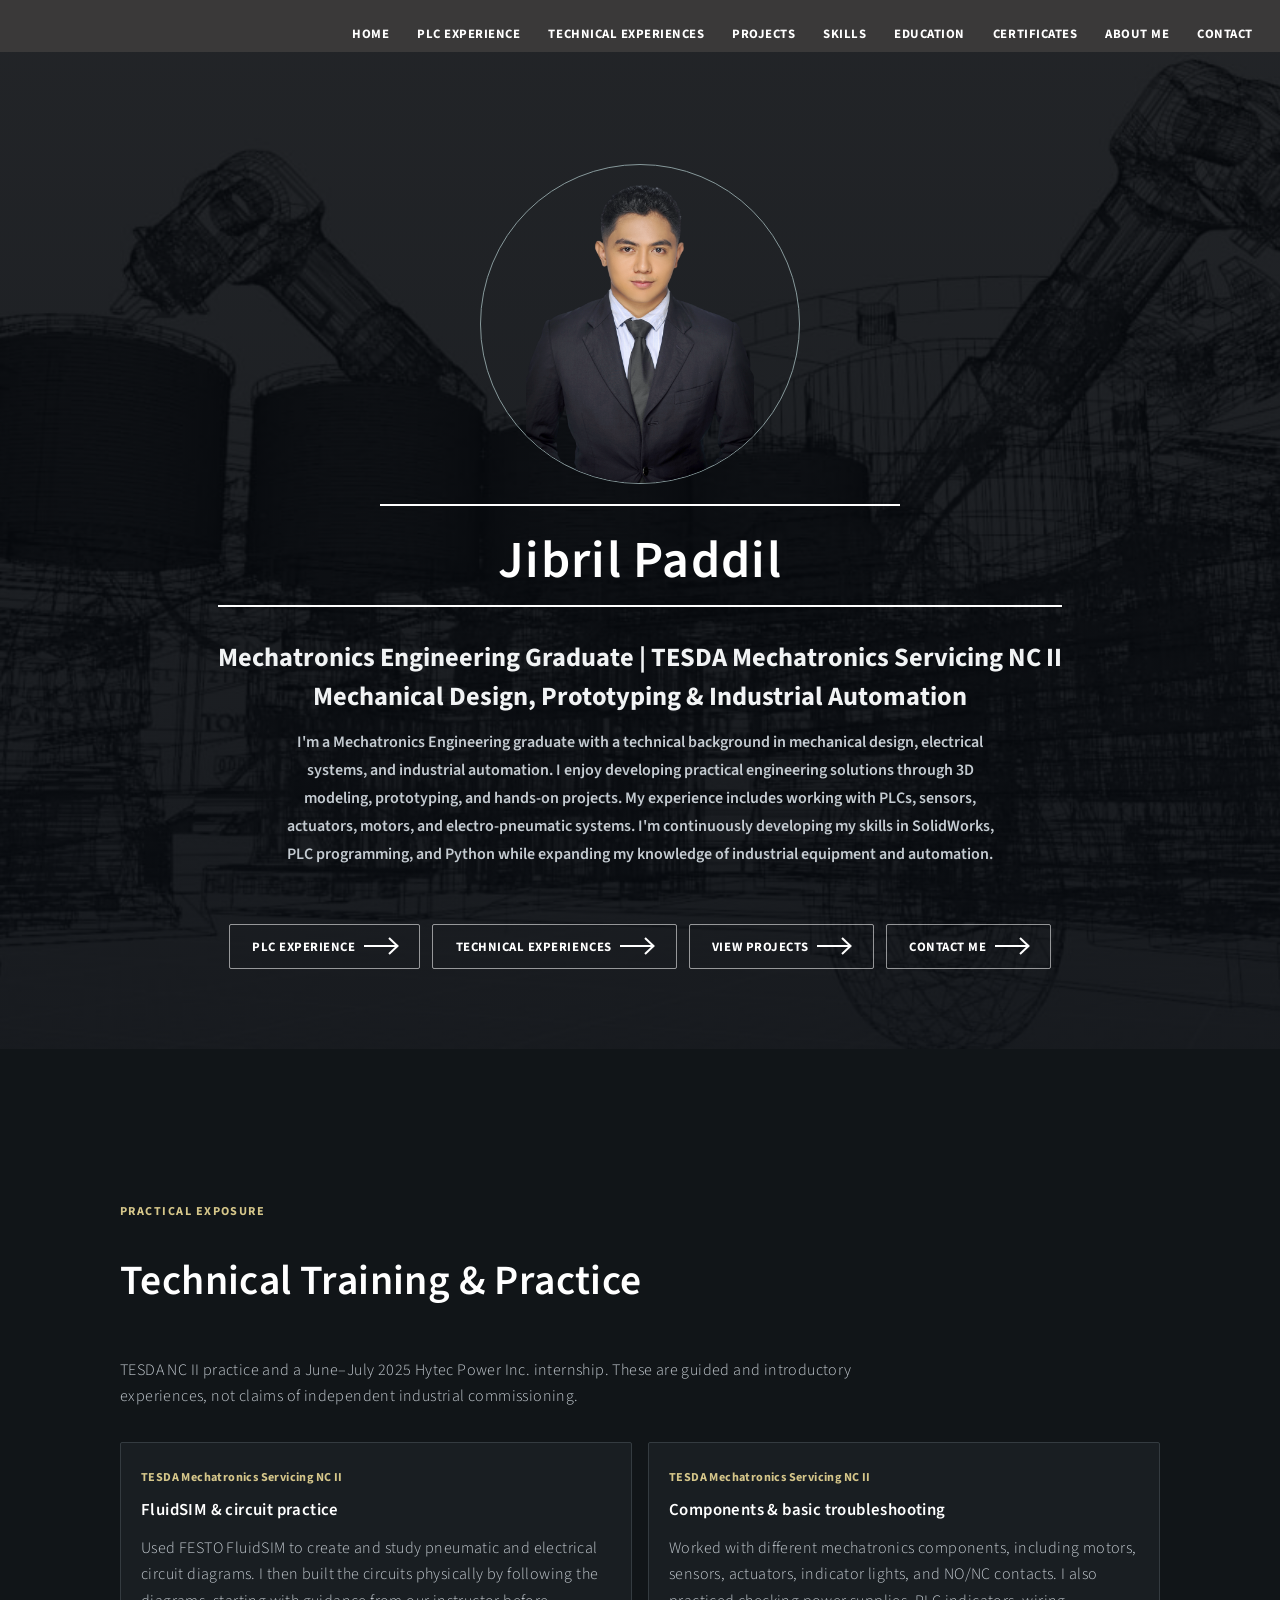
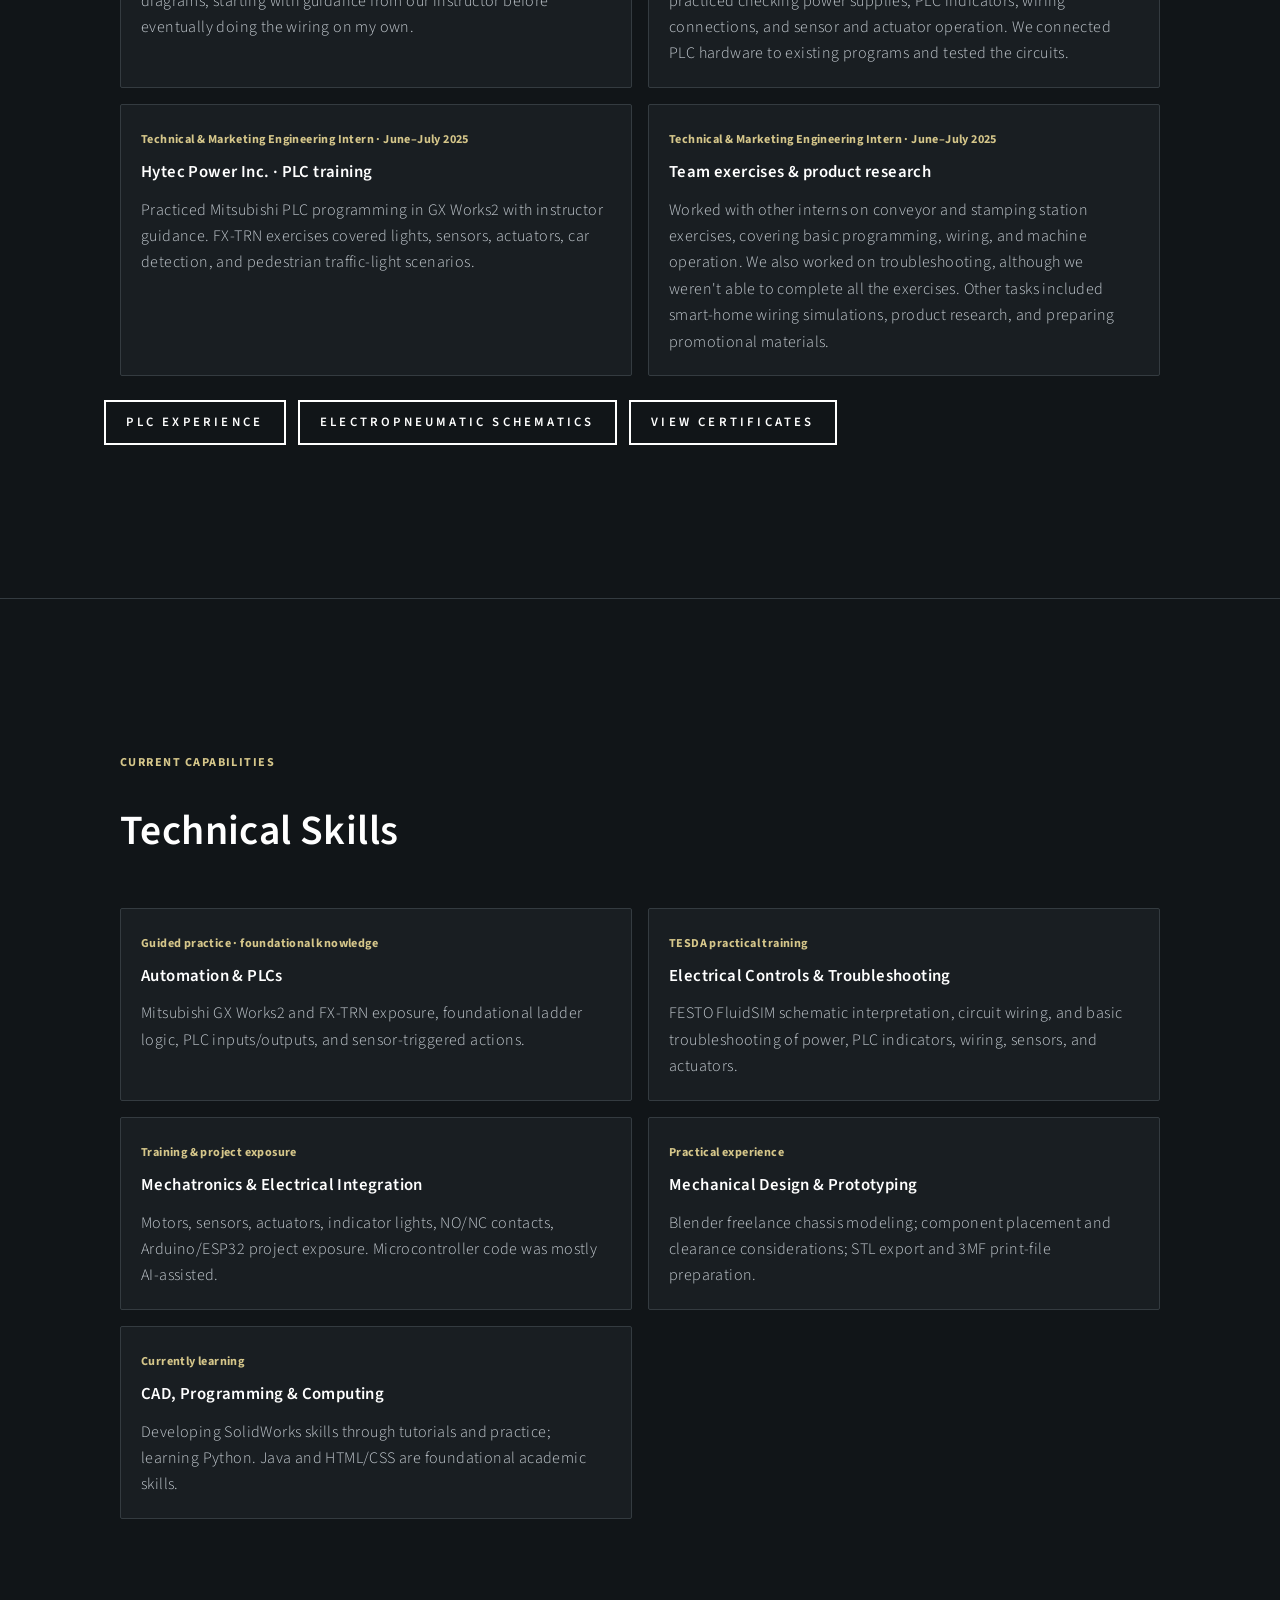
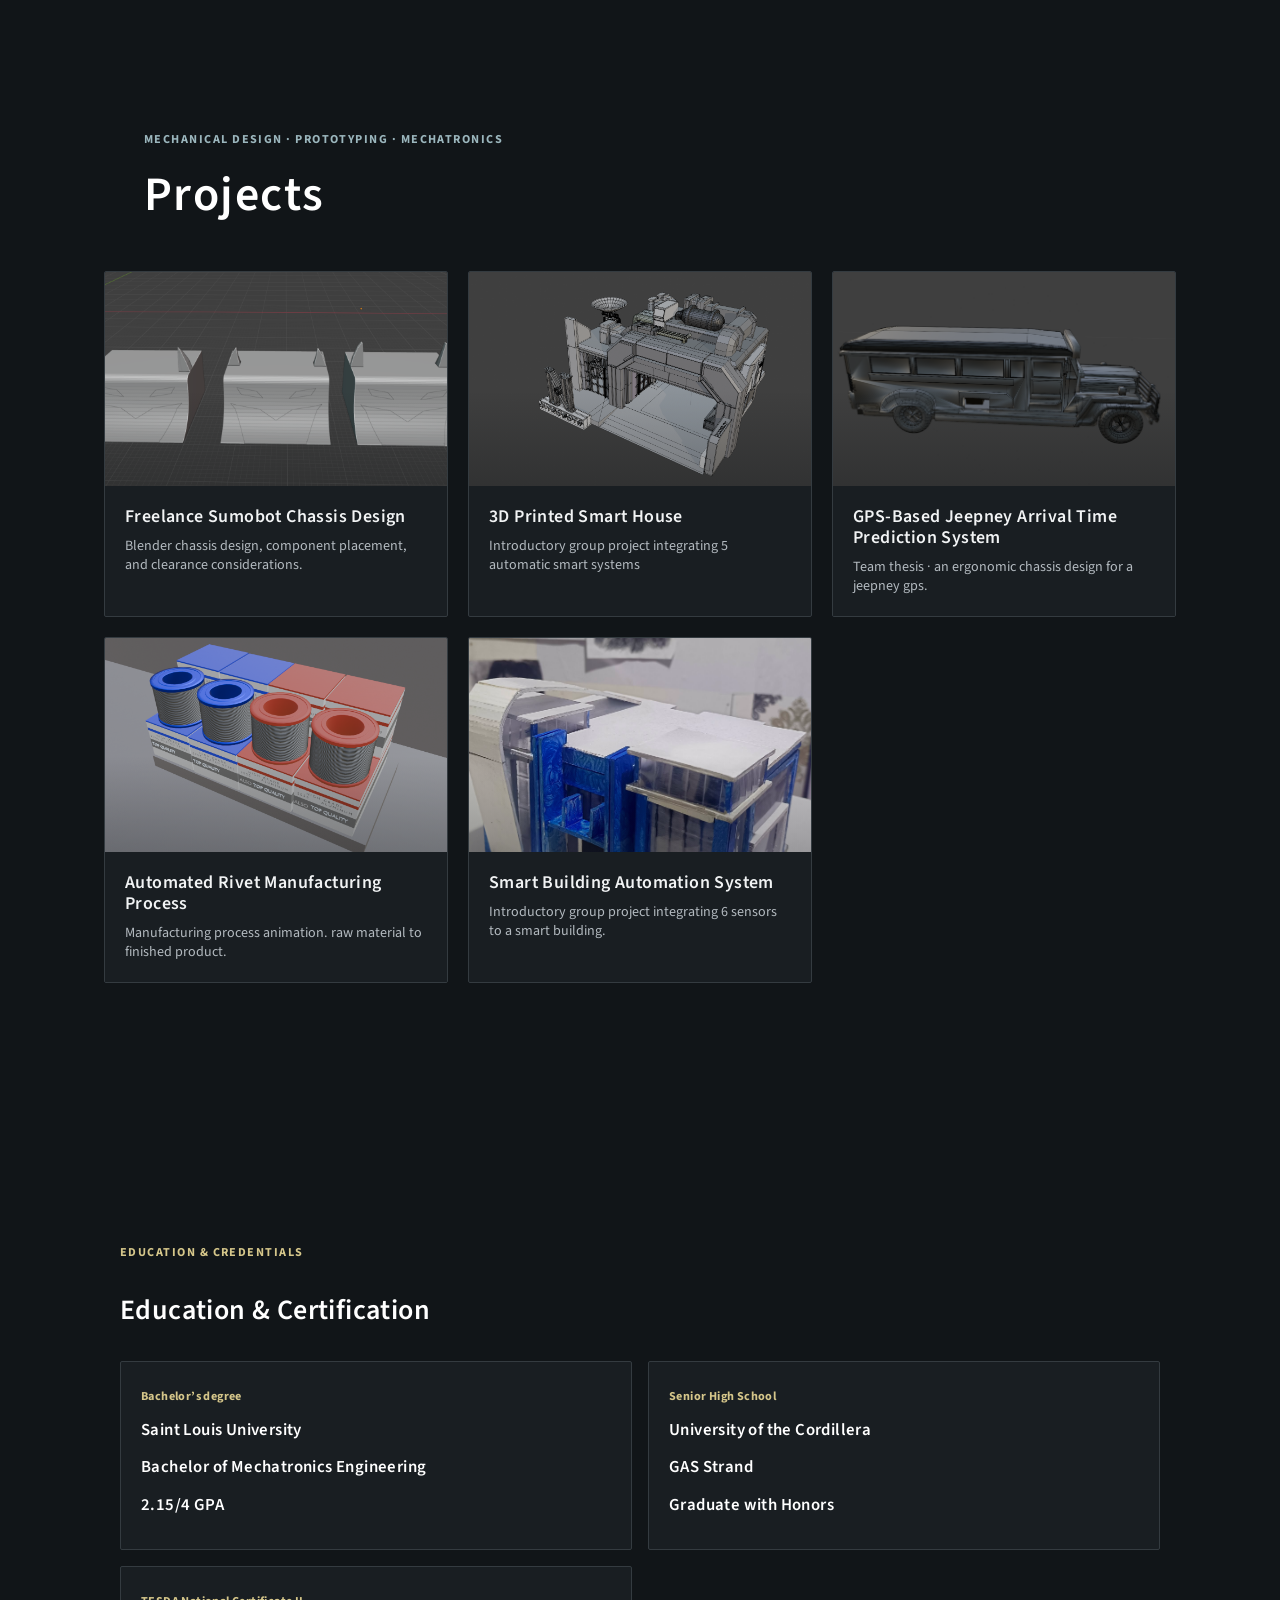
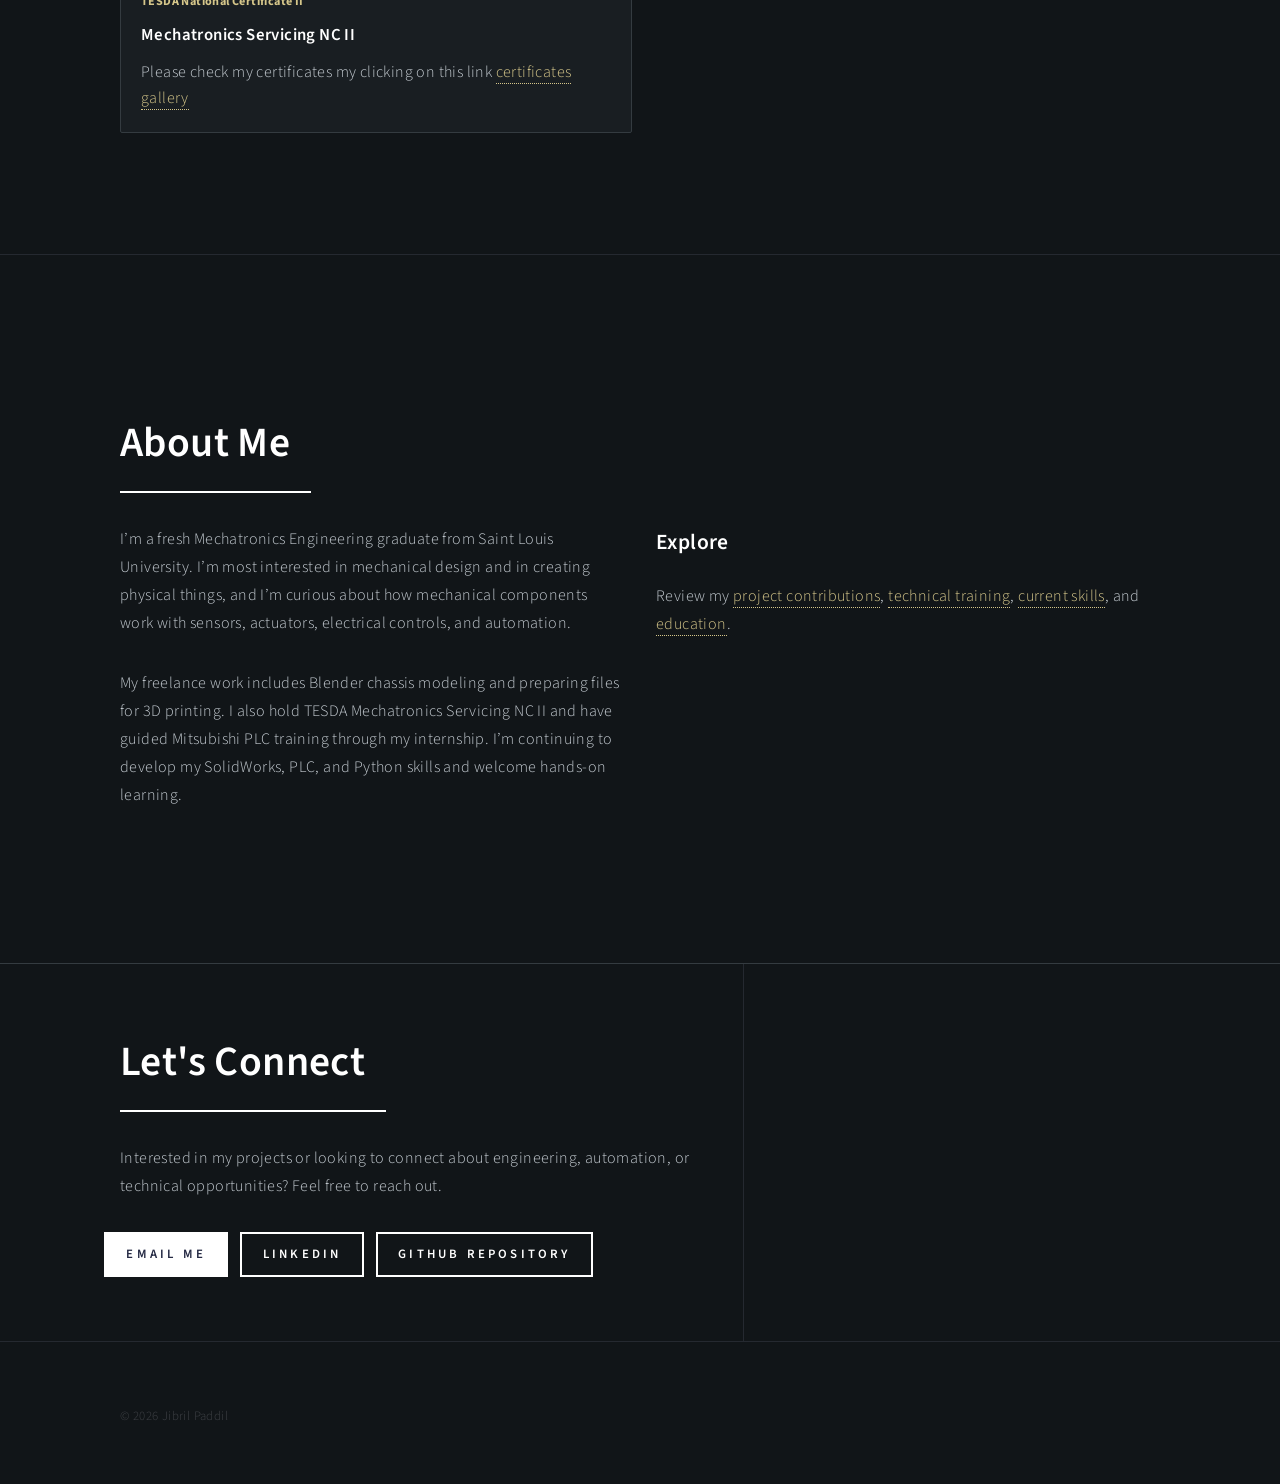
<file: index.html>
<!DOCTYPE HTML>
<html lang="en">

<head>
    <title>Jibril Paddil | Mechatronics Engineering Portfolio</title>
    <meta charset="utf-8" />
    <meta name="viewport" content="width=device-width, initial-scale=1" />
    <meta name="description"
        content="Portfolio of Jibril Paddil, a Mechatronics Engineering graduate with hands-on training in automation, embedded systems, CAD, and technical projects." />
    <link rel="stylesheet" href="html5up-forty/assets/css/main.css" />
    <noscript>
        <link rel="stylesheet" href="html5up-forty/assets/css/noscript.css" />
    </noscript>

    <style>
        #header {
            background: #3a38387e !important;
        }

        #header.alt {
            background: transparent !important;
        }

        #header.reveal {
            background: #3a3939 !important;
            /* solid black when you scroll */
        }

        /* Nav links */
        .portfolio-nav a {
            color: #fff !important;
            border-color: rgba(255, 255, 255, 0.55) !important;
        }

        .portfolio-nav a:hover {
            background: rgba(255, 255, 255, 0.15) !important;
            border-color: #fff !important;
            color: #fff !important;
        }

        /* Make the Projects section background pure black */
        #projects,
        #projects.tiles,
        #main {
            background: rgba(0, 0, 0, 0.85) !important;
            position: relative;
            z-index: 1;
        }

        /* Portfolio-specific additions while keeping the Forty template */
        #banner.major {
            min-height: 100vh;
            min-height: 100svh;
            height: auto;
            max-height: none;
            display: flex;
            align-items: center;
            justify-content: center;
            padding: 7rem 2rem 4rem;
            box-sizing: border-box;
            position: relative;
            top: 0;
            margin-bottom: 0;
            isolation: isolate;
            overflow: hidden;
            z-index: 2;
            background-attachment: scroll;
            background:
                linear-gradient(rgba(10, 14, 20, 0.55), rgba(10, 14, 20, 0.75)),
                url("html5up-forty/images/front-photo-background.jpg") center center / cover no-repeat !important;
        }

        #banner::before,
        #banner:after {
            opacity: 0 !important;
            background: none !important;
        }

        #main,
        #projects,
        #projects.tiles {
            background: #181818 !important;
            margin-top: 0;
            position: relative;
            z-index: 1;
        }

        .hero-actions {
            position: relative;
            z-index: 5;
            margin-top: 1.25rem;
            margin-bottom: 0;
        }

        #banner .inner {
            transform: none !important;
            margin: 0 auto;
            text-align: center;
        }

        .profile-wrap {
            position: relative;
            display: flex;
            flex-direction: column;
            align-items: center;
            gap: 1rem;
            margin: 0 0 1rem;
        }

        .profile-photo {
            position: relative;
            z-index: 2;

            width: 320px;
            height: 320px;
            flex: 0 0 320px;

            border-radius: 50%;
            overflow: hidden;

            /* SHOW THE ENTIRE PHOTO */
            object-fit: contain;
            object-position: center;

            border: 1px solid rgba(244, 190, 82, .86);
            padding: 0;

            box-shadow: 0 0 7px rgba(244, 190, 82, .42),
                0 .8rem 2rem rgba(0, 0, 0, .28);
            background: transparent;

            animation: photo-in 1s ease both;
        }


        .intro-text h1 {
            margin-bottom: .6rem;
        }

        .intro-text {
            max-width: 900px;
            animation: rise-in .9s .2s ease both;
        }

        .intro-text p {
            margin-bottom: 0;
            max-width: 760px;
        }

        .intro-name {
            font-size: clamp(2.25rem, 5vw, 4.5rem);
            letter-spacing: .08em;
            text-transform: uppercase;
            font-weight: 700;
            opacity: .9;
            margin-bottom: .75rem !important;
        }

        .project-description {
            margin-top: .4rem;
        }

        .project-tech {
            font-size: .85rem;
            text-transform: uppercase;
            letter-spacing: .08em;
            opacity: .75;
        }

        .project-link {
            display: inline-block;
            margin-top: 1rem;
        }

        #banner .actions {
            justify-content: center;
            animation: slide-in 1s .45s ease both;
        }

        #banner .actions .button {
            margin-left: 0;
        }

        /* Hero project CTA */
        #banner .project-cta {
            margin-top: .5rem;
            animation: rise-in .9s .45s ease both;
        }

        #banner .project-cta .button {
            min-width: 190px;
            text-align: center;
        }

        .profile-divider {
            width: min(520px, 85%);
            height: 2px;
            margin: .25rem auto .75rem;
            background: #fff;
        }

        .intro-text h1 {
            font-size: clamp(2.25rem, 5vw, 4.25rem);
            line-height: 1.05;
        }

        .intro-text p {
            font-size: clamp(1.05rem, 2vw, 1.45rem);
        }

        .hero-actions {
            display: flex;
            flex-wrap: wrap;
            justify-content: center;
            gap: .75rem;
            margin-top: .5rem;
        }

        .hero-actions .button {
            margin: 0;
        }

        .portfolio-nav {
            display: flex;
            align-items: center;
            justify-content: center;
            flex-wrap: wrap;
            gap: .55rem;
            padding: .5rem;
        }

        .portfolio-nav a,
        .hero-actions .button,
        .projects-controls .button {
            border: 1px solid rgba(255, 255, 255, .55);
            border-radius: 999px;
            background: transparent;
            box-shadow: none;
            font-weight: 700;
            letter-spacing: .04em;
            transition: background-color .25s ease, border-color .25s ease,
                box-shadow .25s ease, transform .25s ease;
        }

        .portfolio-nav a {
            display: inline-flex;
            align-items: center;
            min-height: 2.4rem;
            padding: 0 .95rem;
            font-size: .78rem;
            text-transform: uppercase;
        }

        .portfolio-nav a:hover,
        .hero-actions .button:hover,
        .projects-controls .button:hover {
            background: rgba(255, 255, 255, .18);
            border-color: rgba(255, 255, 255, .95);
            color: #fff !important;
            transform: translateY(-2px);
            box-shadow: 0 0 1.2rem rgba(255, 255, 255, .35);
        }

        #projects {
            scroll-margin-top: 5rem;
        }

        /* =============================
           PROJECT CAROUSEL / PREVIEWS
           ============================= */
        #projects.tiles {
            position: relative;
            display: block !important;
            overflow: visible;
            padding: 15rem 0 5rem;
            width: 100%;
        }

        .projects-viewport {
            overflow-x: auto;
            overflow-y: visible;
            scroll-behavior: smooth;
            scrollbar-width: thin;
            touch-action: pan-x;
            cursor: grab;
        }

        .projects-viewport.is-dragging {
            cursor: grabbing;
            scroll-behavior: auto;
            user-select: none;
        }

        #projects.tiles .projects-track {
            display: flex;
            align-items: center;
            gap: 1.25rem;
            width: max-content;
            padding: 2rem;
            will-change: transform;
        }

        .projects-heading {
            display: flex;
            align-items: center;
            justify-content: space-between;
            gap: 1rem;
            padding: 0 2rem 1rem;
            position: relative;
            z-index: 2;
        }

        .projects-heading h2 {
            margin: 0;
            font-size: clamp(2rem, 4vw, 3.25rem);
            letter-spacing: .03em;
        }

        .projects-controls {
            display: flex;
            gap: .5rem;
        }

        .projects-controls .button {
            margin: 0;
            min-width: 3rem;
            padding: 0 1rem;
            cursor: pointer;
        }

        /* One uniform size for every project card. */
        #projects.tiles article {
            position: relative;
            isolation: isolate;
            flex: 0 0 345px;
            width: 300px;
            height: 480px;
            min-height: 350px;
            margin: 0 !important;
            overflow: hidden;
            border-radius: 8px;
            background: #181818 center / cover no-repeat;
            transform: scale(1);
            transform-origin: center center;
            transition: transform .65s cubic-bezier(.2, .8, .2, 1),
                box-shadow .65s ease,
                filter .5s ease;
            will-change: transform;
            z-index: 1;
        }

        /* Disable Forty's per-card color overlays; previews provide the visuals. */
        #projects.tiles article::before,
        #projects.tiles article::after {
            display: none !important;
            background: transparent !important;
            opacity: 0 !important;
        }

        /* Preview layer: the first project asset remains visible while idle. */
        #projects.tiles article .project-preview {
            position: absolute;
            inset: 0;
            z-index: 0;
            overflow: hidden;
            background: center / cover no-repeat;
        }

        #projects.tiles article .project-preview::after {
            content: "";
            position: absolute;
            inset: 0;
            z-index: 2;
            pointer-events: none;
            background: linear-gradient(to bottom,
                    rgba(0, 0, 0, .16),
                    rgba(0, 0, 0, .50));
            opacity: .78;
            transition: opacity .85s ease, background .85s ease;
        }

        #projects.tiles article .project-preview img,
        #projects.tiles article .project-preview video {
            position: absolute;
            inset: 0;
            width: 100%;
            height: 100%;
            object-fit: cover;
            object-position: center;
            opacity: 0;
            transform: none;
            filter: grayscale(1) contrast(.92) brightness(.82);
            transition: opacity 1.2s ease-in-out;
        }

        #projects.tiles article .project-preview-empty {
            position: absolute;
            inset: 0;
            z-index: 1;
            display: grid;
            place-items: center;
            padding: 2rem;
            color: #f1f3f4;
            background: #20252a;
            text-align: center;
            line-height: 1.5;
        }

        #projects.tiles article .project-preview img.active,
        #projects.tiles article .project-preview video.active {
            opacity: 1;
            transform: scale(1);
        }

        /* CP = cover photo. It is the hero image shown when a card is hovered. */
        #projects.tiles article .cover-photo {
            position: absolute;
            inset: 0;
            z-index: 4;
            width: 100%;
            height: 100%;
            object-fit: cover;
            object-position: center;
            opacity: 0;
            transition: opacity .3s ease, transform .55s cubic-bezier(.2, .8, .2, 1);
            pointer-events: none;
        }

        /* Keep the project link absolute + full size so the whole card is clickable */
        #projects.tiles article .image {
            position: absolute !important;
            inset: 0 !important;
            z-index: 6;
            display: block;
            width: 100%;
            height: 100%;
            padding: 0;
            margin: 0;
            overflow: hidden;
            cursor: pointer;
            background: transparent !important;
            border: 0;
            text-indent: -9999px;
            transition: opacity .35s ease, transform .45s ease;
        }

        /* Project information rises from the bottom to approximately half the card. */
        #projects.tiles article header.major {
            position: absolute;
            left: 0;
            right: 0;
            bottom: 0;
            height: 48%;
            min-height: 0;
            box-sizing: border-box;
            padding: 1.05rem 1.1rem;
            margin: 0;
            z-index: 8;
            display: flex;
            flex-direction: column;
            justify-content: flex-end;
            gap: .45rem;
            overflow: visible;
            background: linear-gradient(to top, rgba(7, 7, 7, .97), rgba(7, 7, 7, .74), transparent);
            transform: translateY(105%);
            opacity: 0;
            transition: transform .45s cubic-bezier(.2, .8, .2, 1), opacity .3s ease;
            pointer-events: auto;
        }

        #projects.tiles article header.major h3 {
            margin: 0 0 .45rem;
            font-size: clamp(1.15rem, 2vw, 1.55rem);
            line-height: 1.18;
            max-width: 100%;
            overflow-wrap: anywhere;
        }

        #projects.tiles article header.major p {
            margin: 0;
            font-size: .72rem;
            line-height: 1.35;
            opacity: .9;
            max-width: 100%;
            overflow-wrap: anywhere;
        }

        #projects.tiles article header.major h3 a {
            display: block;
            overflow: visible;
        }

        #projects.tiles article header.major a {
            color: #fff;
        }

        #projects.tiles article.has-long-content header.major {
            height: 68%;
            justify-content: flex-start;
        }

        /* Hover: enlarge card, reveal CP, and slide the description upward. */
        #projects.tiles article:hover,
        #projects.tiles article.is-hovered {
            transform: scale(1.16);
            z-index: 50;
            box-shadow: 0 1.5rem 3rem rgba(0, 0, 0, .48);
        }

        #projects.tiles article:hover .cover-photo,
        #projects.tiles article.is-hovered .cover-photo {
            opacity: 1;
            transform: scale(1.03);
        }

        #projects.tiles article:hover .image,
        #projects.tiles article.is-hovered .image {
            opacity: 0;
            transform: scale(1.03);
        }

        #projects.tiles article:hover header.major,
        #projects.tiles article.is-hovered header.major {
            transform: translateY(0);
            opacity: 1;
        }

        #projects.tiles article:hover .project-preview::after,
        #projects.tiles article.is-hovered .project-preview::after {
            opacity: 1;
            background: linear-gradient(to bottom,
                    rgba(0, 0, 0, .68),
                    rgba(0, 0, 0, .92));
        }

        /* Do NOT force .image to position:relative – that collapses the empty link */
        #projects.tiles article header.major a {
            position: relative;
            z-index: 9;
        }

        /* Stop the row while the user is interacting with a card. */
        @media screen and (max-width: 980px) {
            #projects.tiles .projects-track {
                padding: 1.5rem;
            }
        }

        @media screen and (max-width: 736px) {
            #projects.tiles {
                padding: 2.5rem 0 4rem;
            }

            #projects.tiles .projects-track {
                gap: 1rem;
                padding: 1.5rem 1.25rem;
            }

            #projects.tiles article {
                flex-basis: 235px;
                width: 235px;
                height: 345px;
                min-height: 345px;
            }

            #projects.tiles article:hover,
            #projects.tiles article.is-hovered {
                transform: scale(1.08);
            }
        }

        @media (prefers-reduced-motion: reduce) {

            #projects.tiles article,
            #projects.tiles article .image,
            #projects.tiles article .image img,
            #projects.tiles article .cover-photo,
            #projects.tiles article header.major,
            #projects.tiles article .project-preview img,
            #projects.tiles article .project-preview video {
                transition: none;
            }
        }

        /* Horizontal scrolling is intentional: the cards remain one row. */
        @media screen and (max-width: 980px) {
            .projects-viewport {
                scroll-snap-type: x proximity;
            }

            #projects.tiles article {
                scroll-snap-align: center;
            }
        }

        @media screen and (max-width: 736px) {
            #projects.tiles {
                padding: 2rem 1.25rem 3rem;
            }

            #projects.tiles article {
                flex-basis: 235px;
                width: 235px;
                height: 345px;
                min-height: 345px;
            }

            #projects.tiles article:hover,
            #projects.tiles article.is-previewing {
                transform: scale(1.06);
            }
        }

        @media (prefers-reduced-motion: reduce) {

            #projects.tiles article,
            #projects.tiles article .image,
            #projects.tiles article .image img,
            #projects.tiles article header.major,
            #projects.tiles article .project-preview {
                transition: none;
            }
        }

        @keyframes photo-in {
            from {
                opacity: 0;
                transform: scale(.82);
            }

            to {
                opacity: 1;
                transform: scale(1);
            }
        }

        @keyframes rise-in {
            from {
                opacity: 0;
                transform: translateY(34px);
            }

            to {
                opacity: 1;
                transform: translateY(0);
            }
        }

        @keyframes slide-in {
            from {
                opacity: 0;
                transform: translateX(-42px);
            }

            to {
                opacity: 1;
                transform: translateX(0);
            }
        }

        @media (prefers-reduced-motion: reduce) {

            .profile-photo,
            .intro-text,
            #banner .actions {
                animation: none;
            }
        }

        .about-grid {
            display: grid;
            grid-template-columns: 1fr 1fr;
            gap: 2rem;
        }

        .portfolio-section {
            padding: clamp(3rem, 7vw, 6rem) clamp(1.25rem, 5vw, 4rem);
            scroll-margin-top: 5rem;
        }

        .portfolio-section>.inner {
            width: min(100%, 1120px);
            margin: 0 auto;
        }

        .section-lede {
            max-width: 760px;
            color: #c4cbd1;
        }

        .section-kicker,
        .item-kicker {
            color: #9bb6bd;
            font-size: .76rem;
            font-weight: 700;
            letter-spacing: .12em;
            text-transform: uppercase;
        }

        .skills-grid,
        .training-facts,
        .case-study-grid {
            display: grid;
            grid-template-columns: repeat(2, minmax(0, 1fr));
            gap: 1rem;
        }

        .skills-grid article,
        .training-facts article,
        .case-study-grid article {
            padding: 1.25rem;
            border: 1px solid #343b40;
            background: #191e22;
        }

        .skills-grid h3,
        .training-facts h3,
        .case-study-grid h3 {
            margin: 0 0 .6rem;
            font-size: 1.05rem;
        }

        .skills-grid p,
        .training-facts p,
        .case-study-grid p {
            margin: 0;
            color: #c4cbd1;
        }

        .skill-level {
            display: inline-block;
            margin-bottom: .6rem;
            color: #d5c68a;
            font-size: .76rem;
            font-weight: 700;
        }

        .portfolio-section .text-link {
            color: #d5c68a;
            border-bottom: 1px dotted currentColor;
        }

        .skill-list {
            margin: 0;
        }

        .skill-list li {
            margin-bottom: .45rem;
        }

        @media screen and (max-width: 736px) {
            #banner.major {
                min-height: 100svh;
                padding: 7rem 1.25rem 2rem;
            }

            .profile-wrap {
                margin: 0 0 .75rem;
            }

            .profile-photo {
                z-index: 1;
                width: 240px;
                height: 240px;
                flex-basis: 240px;
                border-radius: 50%;
                object-fit: contain;
                object-position: center;
            }

            .profile-divider {
                width: 85%;
                z-index: 2;
            }

            .projects-viewport {
                scroll-behavior: auto;
                touch-action: pan-x;
                overscroll-behavior-x: contain;
                -webkit-overflow-scrolling: touch;
            }

            #projects.tiles article,
            #projects.tiles article:hover,
            #projects.tiles article.is-hovered {
                transform: none;
                transition: none;
            }

            .projects-heading {
                align-items: flex-start;
                flex-direction: column;
                padding: 0 1.25rem .5rem;
            }

            .about-grid {
                grid-template-columns: 1fr;
            }

            .portfolio-nav {
                gap: .25rem;
                justify-content: flex-start;
                overflow-x: auto;
                scrollbar-width: thin;
            }

            .portfolio-nav a {
                flex: 0 0 auto;
                padding: 0 .7rem;
                font-size: .68rem;
            }

            .skills-grid,
            .training-facts,
            .case-study-grid {
                grid-template-columns: 1fr;
            }
        }
    </style>
    <link rel="stylesheet" href="portfolio.css" />
</head>

<body class="is-preload">

    <div id="wrapper">

        <!-- Navigation -->
        <header id="header" class="alt">
            <nav class="portfolio-nav" aria-label="Main navigation">
                <a href="#banner">Home</a>
                <a href="training.html#plc-experience">PLC Experience</a>
                <a href="#training">Technical Experiences</a>
                <a href="#projects">Projects</a>
                <a href="#skills">Skills</a>
                <a href="#education">Education</a>
                <a href="certificates.html">Certificates</a>
                <a href="#about">About Me</a>
                <a href="#contact">Contact</a>
            </nav>
        </header>

        <!-- Hero -->
        <section id="banner" class="major">
            <div class="inner">
                <div class="profile-wrap">
                    <!-- Existing portrait photo; replace this local image only when you have a preferred alternative. -->
                    <img class="profile-photo" src="html5up-forty/images/profile-photo.png" alt="Jibril Paddil">
                    <div class="profile-divider"></div>

                    <div class="intro-text">
                        <header class="major">
                            <h1>Jibril Paddil</h1>
                        </header>
                        <div class="content">
                            <p class="hero-headline">
                                <span>Mechatronics Engineering Graduate | TESDA Mechatronics Servicing NC II</span>
                                <span>Mechanical Design, Prototyping &amp; Industrial Automation</span>
                            </p>
                            <p class="hero-summary">
                                I'm a Mechatronics Engineering graduate with a technical background in mechanical
                                design,
                                electrical systems, and industrial automation. I enjoy developing practical engineering
                                solutions through 3D modeling, prototyping, and hands-on projects. My experience
                                includes
                                working with PLCs, sensors, actuators, motors, and electro-pneumatic systems. I'm
                                continuously
                                developing my skills in SolidWorks, PLC programming, and Python while expanding my
                                knowledge of industrial equipment and automation.
                            </p>
                        </div>
                    </div>

                    <div class="hero-actions">
                        <a href="#training" class="button next">PLC Experience</a>
                        <a href="#skills" class="button next">Technical Experiences</a>
                        <a href="#projects" class="button next" id="btn-view-projects">View Projects</a>
                        <a href="#contact" class="button next">Contact Me</a>
                        <div id="resume-action" aria-live="polite"></div>
                    </div>
                </div>

            </div>
        </section>

        <!-- Portfolio sections -->
        <main id="main">

            <section id="training" class="portfolio-section" aria-labelledby="training-title">
                <div class="inner">
                    <p class="section-kicker">Practical exposure</p>
                    <h2 id="training-title">Technical Training &amp; Practice</h2>
                    <p class="section-lede">
                        TESDA NC II practice and a June–July 2025 Hytec Power Inc. internship.
                        These are guided and introductory experiences, not claims of independent industrial
                        commissioning.
                    </p>
                    <div class="training-facts">
                        <article>
                            <span class="skill-level">TESDA Mechatronics Servicing NC II</span>
                            <h3>FluidSIM &amp; circuit practice</h3>
                            <p>Used FESTO FluidSIM to create and study pneumatic and electrical circuit diagrams.
                                I then built the circuits physically by following the diagrams, starting with
                                guidance from our instructor before eventually doing the wiring on my own.</p>
                        </article>
                        <article>
                            <span class="skill-level">TESDA Mechatronics Servicing NC II</span>
                            <h3>Components &amp; basic troubleshooting</h3>
                            <p>Worked with different mechatronics components, including motors, sensors,
                                actuators, indicator lights, and NO/NC contacts. I also practiced checking
                                power supplies, PLC indicators, wiring connections, and sensor and actuator operation.
                                We connected PLC hardware to existing programs and tested the circuits.</p>
                        </article>
                        <article>
                            <span class="skill-level">Technical &amp; Marketing Engineering Intern · June–July
                                2025</span>
                            <h3>Hytec Power Inc. · PLC training</h3>
                            <p>Practiced Mitsubishi PLC programming in GX Works2 with instructor guidance. FX-TRN
                                exercises covered lights, sensors, actuators, car detection, and pedestrian
                                traffic-light scenarios.</p>
                        </article>
                        <article>
                            <span class="skill-level">Technical &amp; Marketing Engineering Intern · June–July
                                2025</span>
                            <h3>Team exercises &amp; product research</h3>
                            <p>Worked with other interns on conveyor and stamping station exercises, covering
                                basic programming, wiring, and machine operation. We also worked on troubleshooting,
                                although we weren't able to complete all the exercises. Other tasks included smart-home
                                wiring simulations, product research, and preparing promotional materials.</p>
                        </article>
                    </div>
                    <ul class="actions">
                        <li><a href="training.html#plc-experience" class="button">PLC Experience</a></li>
                        <li><a href="training.html#festo-diagrams" class="button">Electropneumatic Schematics</a></li>
                        <li><a href="certificates.html" class="button">View Certificates</a></li>
                    </ul>
                </div>
            </section>

            <section id="skills" class="portfolio-section" aria-labelledby="skills-title">
                <div class="inner">
                    <p class="section-kicker">Current capabilities</p>
                    <h2 id="skills-title">Technical Skills</h2>
                    <div class="skills-grid">
                        <article>
                            <span class="skill-level">Guided practice · foundational knowledge</span>
                            <h3>Automation &amp; PLCs</h3>
                            <p>Mitsubishi GX Works2 and FX-TRN exposure, foundational ladder logic, PLC inputs/outputs,
                                and sensor-triggered actions.</p>
                        </article>
                        <article>
                            <span class="skill-level">TESDA practical training</span>
                            <h3>Electrical Controls &amp; Troubleshooting</h3>
                            <p>FESTO FluidSIM schematic interpretation, circuit wiring, and basic troubleshooting of
                                power, PLC indicators, wiring, sensors, and actuators.</p>
                        </article>
                        <article>
                            <span class="skill-level">Training &amp; project exposure</span>
                            <h3>Mechatronics &amp; Electrical Integration</h3>
                            <p>Motors, sensors, actuators, indicator lights, NO/NC contacts, Arduino/ESP32 project
                                exposure. Microcontroller code was mostly AI-assisted.</p>
                        </article>
                        <article>
                            <span class="skill-level">Practical experience</span>
                            <h3>Mechanical Design &amp; Prototyping</h3>
                            <p>Blender freelance chassis modeling; component placement and clearance considerations; STL
                                export and 3MF print-file preparation.</p>
                        </article>
                        <article>
                            <span class="skill-level">Currently learning</span>
                            <h3>CAD, Programming &amp; Computing</h3>
                            <p>Developing SolidWorks skills through tutorials and practice; learning Python. Java and
                                HTML/CSS are foundational academic skills.</p>
                        </article>
                    </div>
                </div>
            </section>

            <section id="projects" class="tiles" aria-label="Projects">
                <div class="projects-heading">
                    <div>
                        <p class="section-kicker">Mechanical design · prototyping · mechatronics</p>
                        <h2>Projects</h2>
                    </div>
                    <div class="projects-controls" aria-label="Project navigation">
                        <button type="button" class="button" id="projects-prev"
                            aria-label="Previous projects">&#8592;</button>
                        <button type="button" class="button" id="projects-next"
                            aria-label="Next projects">&#8594;</button>
                    </div>
                </div>
                <div class="projects-viewport">
                    <div class="projects-track">
                        <article data-cover="sumubot-cp.png"
                            data-previews="sumubot2.png|sumubot3.png|sumubot4.png|sumubot5.png|sumubot6.png|sumubot7.png|sumubot8.png|sumubot9.png|sumubot11.png">
                            <div class="project-preview"></div>
                            <img class="cover-photo" src="html5up-forty/images/sumubot-cp.png" alt=""
                                aria-hidden="true">
                            <a href="html5up-forty/landing.html?project=sumobot" class="image"
                                aria-label="Open freelance sumobot chassis design case study">
                            </a>
                            <header class="major">
                                <h3><a href="html5up-forty/landing.html?project=sumobot" class="link">Freelance Sumobot
                                        Chassis Design</a></h3>
                                <p> Blender chassis design, component placement, and clearance
                                    considerations.</p>
                            </header>
                        </article>
                        <article data-cover="smart-house-cp.png"
                            data-previews="smart-house2.png|smart-house3.png|smart-house4.png|smart-house5.png|smart-house6.png|smart-house8.png|smart-house9.jfif|smart-house10.jfif|smart-house11.jfif|smart-house12.jfif|smart-house13.jfif|smart-house16.png|smart-house17.png|smart-house18.png|smart-housevid.mp4|smart-housevid2.mp4|smart-housevid3.mp4|smart-housevid4.mp4">
                            <div class="project-preview"></div>
                            <img class="cover-photo" src="html5up-forty/images/smart-house-cp.png" alt=""
                                aria-hidden="true">
                            <a href="html5up-forty/landing.html?project=smart-house" class="image"
                                aria-label="Open 3D printed smart house project">
                            </a>
                            <header class="major">
                                <h3><a href="html5up-forty/landing.html?project=smart-house" class="link">3D Printed
                                        Smart House</a></h3>
                                <p>Introductory group project integrating 5 automatic smart systems</p>
                            </header>
                        </article>

                        <article data-cover="jeepney-cp.png"
                            data-previews="jeepney2.png|jeepney3.png|jeepney4.png|jeepney5.png|jeepney6.png|jeepney7.png|jeepney8.png|jeepney9.png|jeepney10.png|jeepneyvid.mp4">
                            <div class="project-preview"></div>
                            <img class="cover-photo" src="html5up-forty/images/jeepney-cp.png" alt=""
                                aria-hidden="true">
                            <a href="html5up-forty/landing.html?project=jeepney" class="image"
                                aria-label="Open GPS-based jeepney arrival time prediction system project">

                            </a>
                            <header class="major">
                                <h3><a href="html5up-forty/landing.html?project=jeepney" class="link">GPS-Based Jeepney
                                        Arrival Time Prediction System</a></h3>
                                <p>Team thesis · an ergonomic chassis design for a jeepney gps.</p>
                            </header>
                        </article>

                        <article data-cover="rivet-process-cp.png"
                            data-previews="rivet-process2.png|rivet-process3.png|rivet-process4.png|rivet-process5.png|rivet-process6.png|rivet-process7.png|rivet-processvid.mp4">
                            <div class="project-preview"></div>
                            <img class="cover-photo" src="html5up-forty/images/rivet-process-cp.png" alt=""
                                aria-hidden="true">
                            <a href="html5up-forty/landing.html?project=rivet" class="image"
                                aria-label="Open automated rivet manufacturing process project">
                            </a>
                            <header class="major">
                                <h3><a href="html5up-forty/landing.html?project=rivet" class="link">Automated Rivet
                                        Manufacturing Process</a></h3>
                                <p>Manufacturing process animation. raw material to finished product.</p>
                            </header>
                        </article>

                        <article data-cover="smart-building-cp.png"
                            data-previews="smart-building.bg.jfif|smart-building2.png|smart-building3.png|smart-building4.png|smart-building5.png|smart-buildingvid.mp4">
                            <div class="project-preview"></div>
                            <img class="cover-photo" src="html5up-forty/images/smart-building-cp.png" alt=""
                                aria-hidden="true">
                            <a href="html5up-forty/landing.html?project=smart-building" class="image"
                                aria-label="Open smart building automation system project">
                            </a>
                            <header class="major">
                                <h3><a href="html5up-forty/landing.html?project=smart-building" class="link">Smart
                                        Building Automation System</a></h3>
                                <p>Introductory group project integrating 6 sensors to a smart building.</p>
                            </header>
                        </article>


                    </div>
                </div>
            </section>

            <section id="education" class="portfolio-section" aria-labelledby="education-title">
                <div class="inner">
                    <p class="section-kicker">Education &amp; credentials</p>
                    <h2 id="education-title">Education &amp; Certification</h2>
                    <div class="training-facts">
                        <article>
                            <span class="skill-level">Bachelor’s degree</span>
                            <h3>Saint Louis University</h3>
                            <h3>Bachelor of Mechatronics Engineering</h3>
                            <h3>2.15/4 GPA</h3>
                        </article>
                        <article>
                            <span class="skill-level">Senior High School</span>
                            <h3>University of the Cordillera</h3>
                            <h3>GAS Strand</h3>
                            <h3>Graduate with Honors</h3>
                        </article>
                        <article>
                            <span class="skill-level">TESDA National Certificate II</span>
                            <h3>Mechatronics Servicing NC II</h3>
                            <p>Please check my certificates my clicking on this link <a class="text-link"
                                    href="certificates.html">certificates gallery</a> </p>
                        </article>
                    </div>
                </div>
            </section>

            <!-- About -->
            <section id="about" class="portfolio-section">
                <div class="inner">
                    <header class="major">
                        <h2>About Me</h2>
                    </header>

                    <div class="about-grid">
                        <div>
                            <p>
                                I’m a fresh Mechatronics Engineering graduate from Saint Louis University.
                                I’m most interested in mechanical design and in creating physical things, and
                                I’m curious about how mechanical components work with sensors, actuators,
                                electrical controls, and automation.
                            </p>
                            <p>
                                My freelance work includes Blender chassis modeling and preparing files
                                for 3D printing. I also hold TESDA Mechatronics Servicing NC II and have
                                guided Mitsubishi PLC training through my internship. I’m continuing to
                                develop my SolidWorks, PLC, and Python skills and welcome hands-on learning.
                            </p>
                        </div>

                        <div>
                            <h3>Explore</h3>
                            <p>Review my <a class="text-link" href="#projects">project contributions</a>, <a
                                    class="text-link" href="#training">technical training</a>, <a class="text-link"
                                    href="#skills">current skills</a>, and <a class="text-link"
                                    href="#education">education</a>.</p>
                        </div>
                    </div>

                </div>
            </section>

        </main>

        <!-- Contact -->
        <section id="contact">
            <div class="inner">
                <section>
                    <header class="major">
                        <h2>Let's Connect</h2>
                    </header>
                    <p>
                        Interested in my projects or looking to connect about engineering,
                        automation, or technical opportunities? Feel free to reach out.
                    </p>
                    <ul class="actions">
                        <li>
                            <a href="mailto:jibrilpaddil@gmail.com" class="button primary">
                                Email Me
                            </a>
                        </li>
                        <li>
                            <a href="https://www.linkedin.com/in/jibril-paddil-b4381a3a6/" target="_blank"
                                rel="noopener" class="button">
                                LinkedIn
                            </a>
                        </li>
                        <li><a href="https://github.com/JPBweb/Project-Univ" target="_blank" rel="noopener"
                                class="button">GitHub repository</a></li>
                    </ul>
                </section>
            </div>
        </section>

        <!-- Footer -->
        <footer id="footer">
            <div class="inner">
                <ul class="copyright">
                    <li>&copy; 2026 Jibril Paddil</li>
                </ul>
            </div>
        </footer>

    </div>

    <script src="html5up-forty/assets/js/jquery.min.js"></script>
    <script src="html5up-forty/assets/js/jquery.scrolly.min.js"></script>
    <script src="html5up-forty/assets/js/jquery.scrollex.min.js"></script>
    <script src="html5up-forty/assets/js/browser.min.js"></script>
    <script src="html5up-forty/assets/js/breakpoints.min.js"></script>
    <script src="html5up-forty/assets/js/util.js"></script>
    <script src="html5up-forty/assets/js/main.js"></script>
    <script>
        (function () {
            const resumeUrl = '';
            const container = document.getElementById('resume-action');
            if (!resumeUrl || !container) return;

            const link = document.createElement('a');
            link.className = 'button';
            link.href = resumeUrl;
            link.textContent = 'Download Resume';
            link.setAttribute('download', '');
            container.appendChild(link);
        })();
    </script>

    <script>
        (function () {
            const projects = document.querySelector('#projects.tiles');
            if (!projects) return;

            const track = projects.querySelector('.projects-track');
            if (!track) return;

            const viewport = projects.querySelector('.projects-viewport');
            if (!viewport) return;

            const originals = Array.from(track.querySelectorAll('article'));
            if (!originals.length) return;

            const previousButton = document.querySelector('#projects-prev');
            const nextButton = document.querySelector('#projects-next');

            const imageExt = /\.(png|jpe?g|jfif|webp|gif|avif)$/i;
            const base = 'html5up-forty/images/';

            function isAsset(name) {
                return imageExt.test(name);
            }

            function makeUrl(name) {
                return base + name.trim();
            }

            function setCover(card) {
                const cover = card.querySelector('.cover-photo');
                if (!cover) return;

                const coverName = (card.dataset.cover || '').trim();
                if (coverName) cover.src = makeUrl(coverName);

                /* If the CP file is unavailable, fall back to the existing project background. */
                cover.addEventListener('error', () => {
                    const fallback = (card.dataset.previews || '').split('|').find(name => imageExt.test(name.trim()));
                    if (fallback && cover.dataset.fallback !== fallback.trim()) {
                        cover.dataset.fallback = fallback.trim();
                        cover.src = makeUrl(fallback);
                    }
                }, { once: true });
            }

            function setupPreview(card) {
                const layer = card.querySelector('.project-preview');
                if (!layer) return;

                /* Clear cloned preview elements so each card gets exactly one preview sequence. */
                layer.innerHTML = '';

                const names = (card.dataset.previews || '')
                    .split('|')
                    .map(name => name.trim())
                    .filter(Boolean)
                    .filter(isAsset);

                if (!names.length) {
                    const empty = document.createElement('span');
                    empty.className = 'project-preview-empty';
                    empty.setAttribute('role', 'note');
                    empty.textContent = card.dataset.emptyState || 'Project media not supplied yet.';
                    layer.appendChild(empty);
                    return;
                }

                const items = [];

                names.forEach(name => {
                    const item = document.createElement('img');
                    item.alt = '';
                    item.setAttribute('aria-hidden', 'true');
                    item.src = makeUrl(name);
                    item.addEventListener('error', () => {
                        item.remove();
                        const index = items.indexOf(item);
                        if (index !== -1) items.splice(index, 1);
                    });

                    layer.appendChild(item);
                    items.push(item);
                });

                if (!items.length) return;

                let current = 0;

                function show(index) {
                    if (!items.length) return;
                    current = ((index % items.length) + items.length) % items.length;

                    items.forEach((item, i) => {
                        item.classList.toggle('active', i === current);
                    });
                }

                show(0);
                if (items.length > 1 && !window.matchMedia('(prefers-reduced-motion: reduce)').matches) {
                    window.setInterval(() => show(current + 1), 3200);
                }

                card.addEventListener('click', function (event) {
                    if (event.target.closest('button, video')) return;

                    const link = card.querySelector('a.image[href*="landing.html"]') ||
                        card.querySelector('a[href*="landing.html"]');

                    if (!link || !link.href) return;

                    event.preventDefault();
                    window.location.href = link.href;
                });
            }

            function fitCardText(card) {
                const header = card.querySelector('header.major');
                if (!header) return;
                card.classList.toggle('has-long-content', header.scrollHeight > header.clientHeight);
            }

            /* Set up each project card. */
            originals.forEach(card => {
                setCover(card);
                setupPreview(card);
                fitCardText(card);

                card.style.cursor = 'pointer';
            });

            const getScrollStep = () => {
                const card = track.querySelector('article');
                if (!card) return 360;
                const gap = parseFloat(getComputedStyle(track).columnGap || getComputedStyle(track).gap) || 0;
                return card.getBoundingClientRect().width + gap;
            };

            const updateControls = () => {
                const maxScroll = Math.max(0, viewport.scrollWidth - viewport.clientWidth);
                if (previousButton) previousButton.disabled = viewport.scrollLeft <= 1;
                if (nextButton) nextButton.disabled = viewport.scrollLeft >= maxScroll - 1;
            };

            const moveProjects = direction => {
                const maxScroll = Math.max(0, viewport.scrollWidth - viewport.clientWidth);
                const target = Math.min(maxScroll, Math.max(0, viewport.scrollLeft + direction * getScrollStep()));
                viewport.scrollTo({ left: target, behavior: 'smooth' });
            };

            previousButton?.addEventListener('click', () => moveProjects(-1));
            nextButton?.addEventListener('click', () => moveProjects(1));
            viewport.addEventListener('scroll', updateControls, { passive: true });
            window.addEventListener('resize', () => {
                updateControls();
                originals.forEach(fitCardText);
            });
            updateControls();

            let dragging = false;
            let dragStartX = 0;
            let dragStartScroll = 0;
            let dragMoved = false;
            const DRAG_THRESHOLD = 8;

            viewport.addEventListener('pointerdown', event => {
                if (event.pointerType !== 'mouse' || event.button !== 0) return;
                dragging = true;
                dragMoved = false;
                dragStartX = event.clientX;
                dragStartScroll = viewport.scrollLeft;
            });

            viewport.addEventListener('pointermove', event => {
                if (!dragging) return;
                const dx = event.clientX - dragStartX;
                if (!dragMoved && Math.abs(dx) < DRAG_THRESHOLD) return;
                if (!dragMoved) {
                    dragMoved = true;
                    viewport.classList.add('is-dragging');
                    viewport.setPointerCapture?.(event.pointerId);
                }
                viewport.scrollLeft = dragStartScroll - dx;
            });

            function stopDragging(event) {
                if (!dragging) return;
                dragging = false;
                viewport.classList.remove('is-dragging');
                if (dragMoved) {
                    viewport.releasePointerCapture?.(event.pointerId);
                }
            }

            viewport.addEventListener('pointerup', stopDragging);
            viewport.addEventListener('pointercancel', stopDragging);

        })();

    </script>
</body>

</html>
</file>
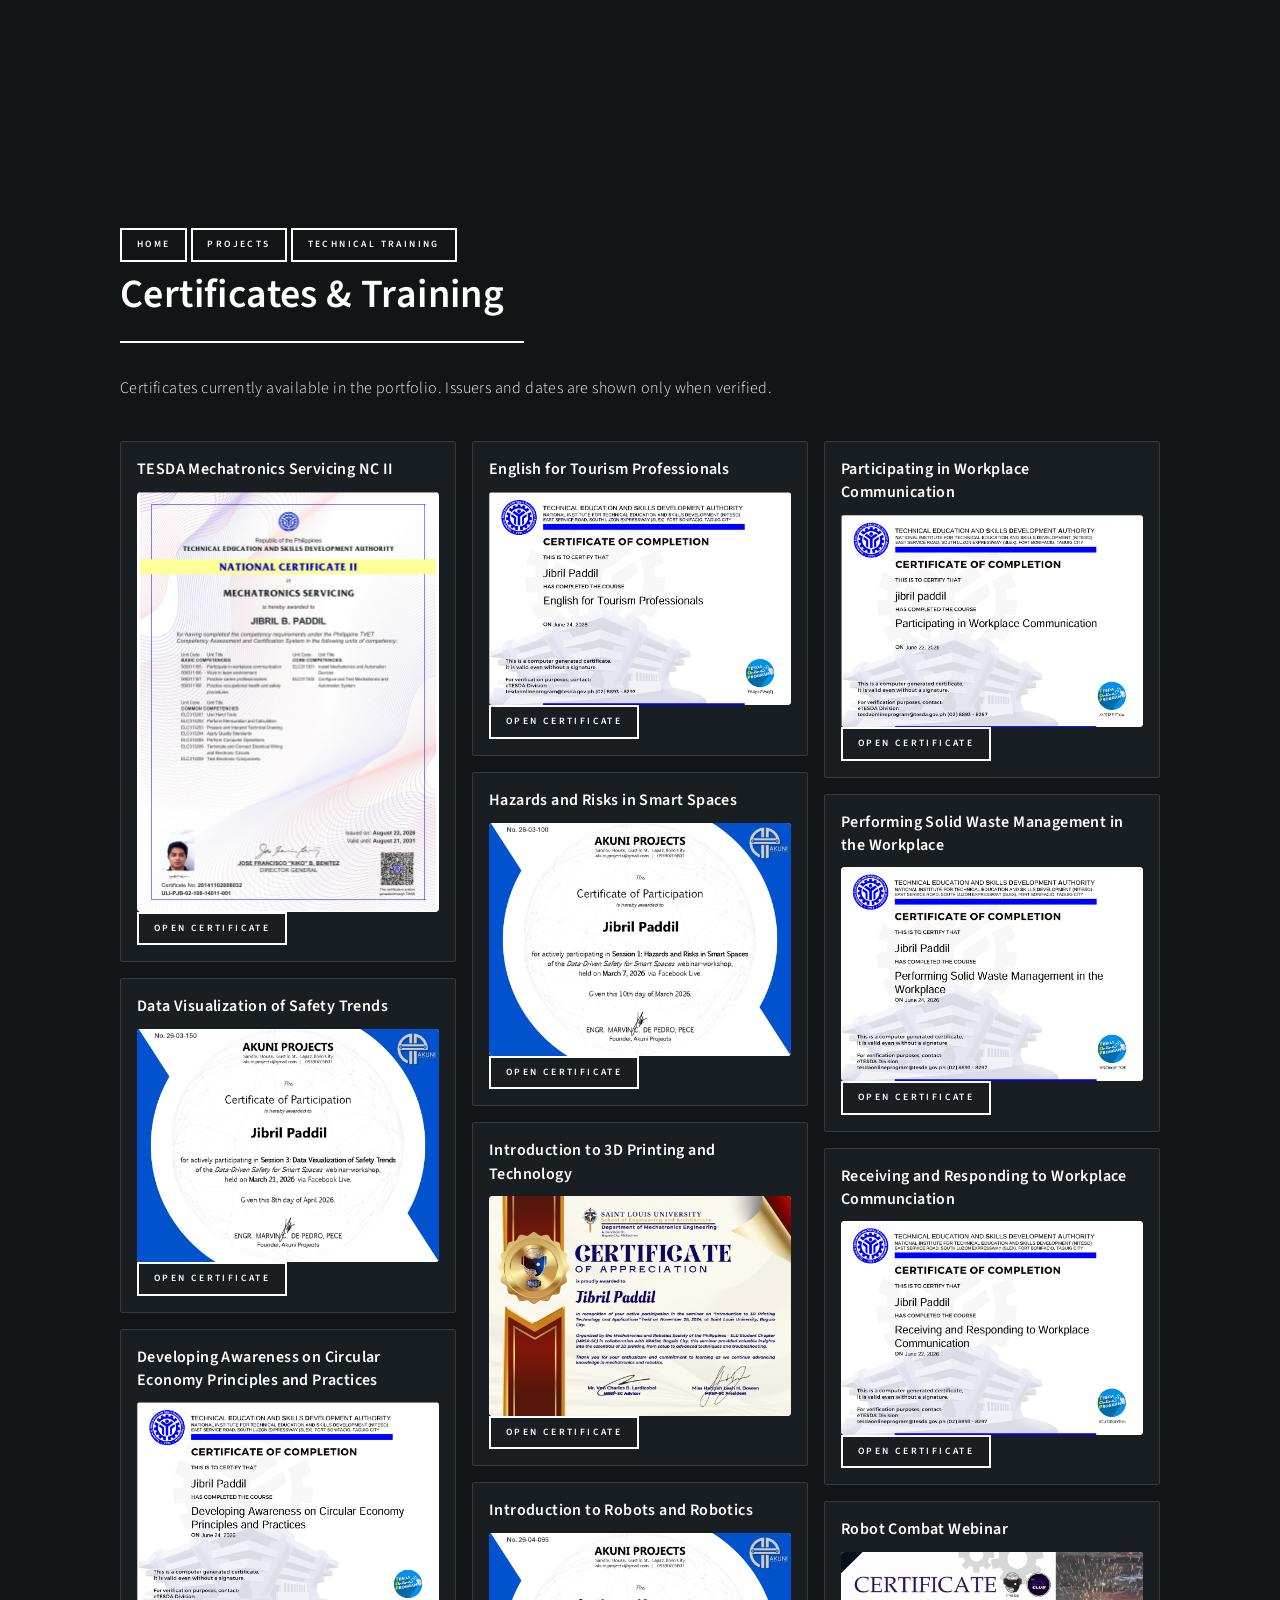
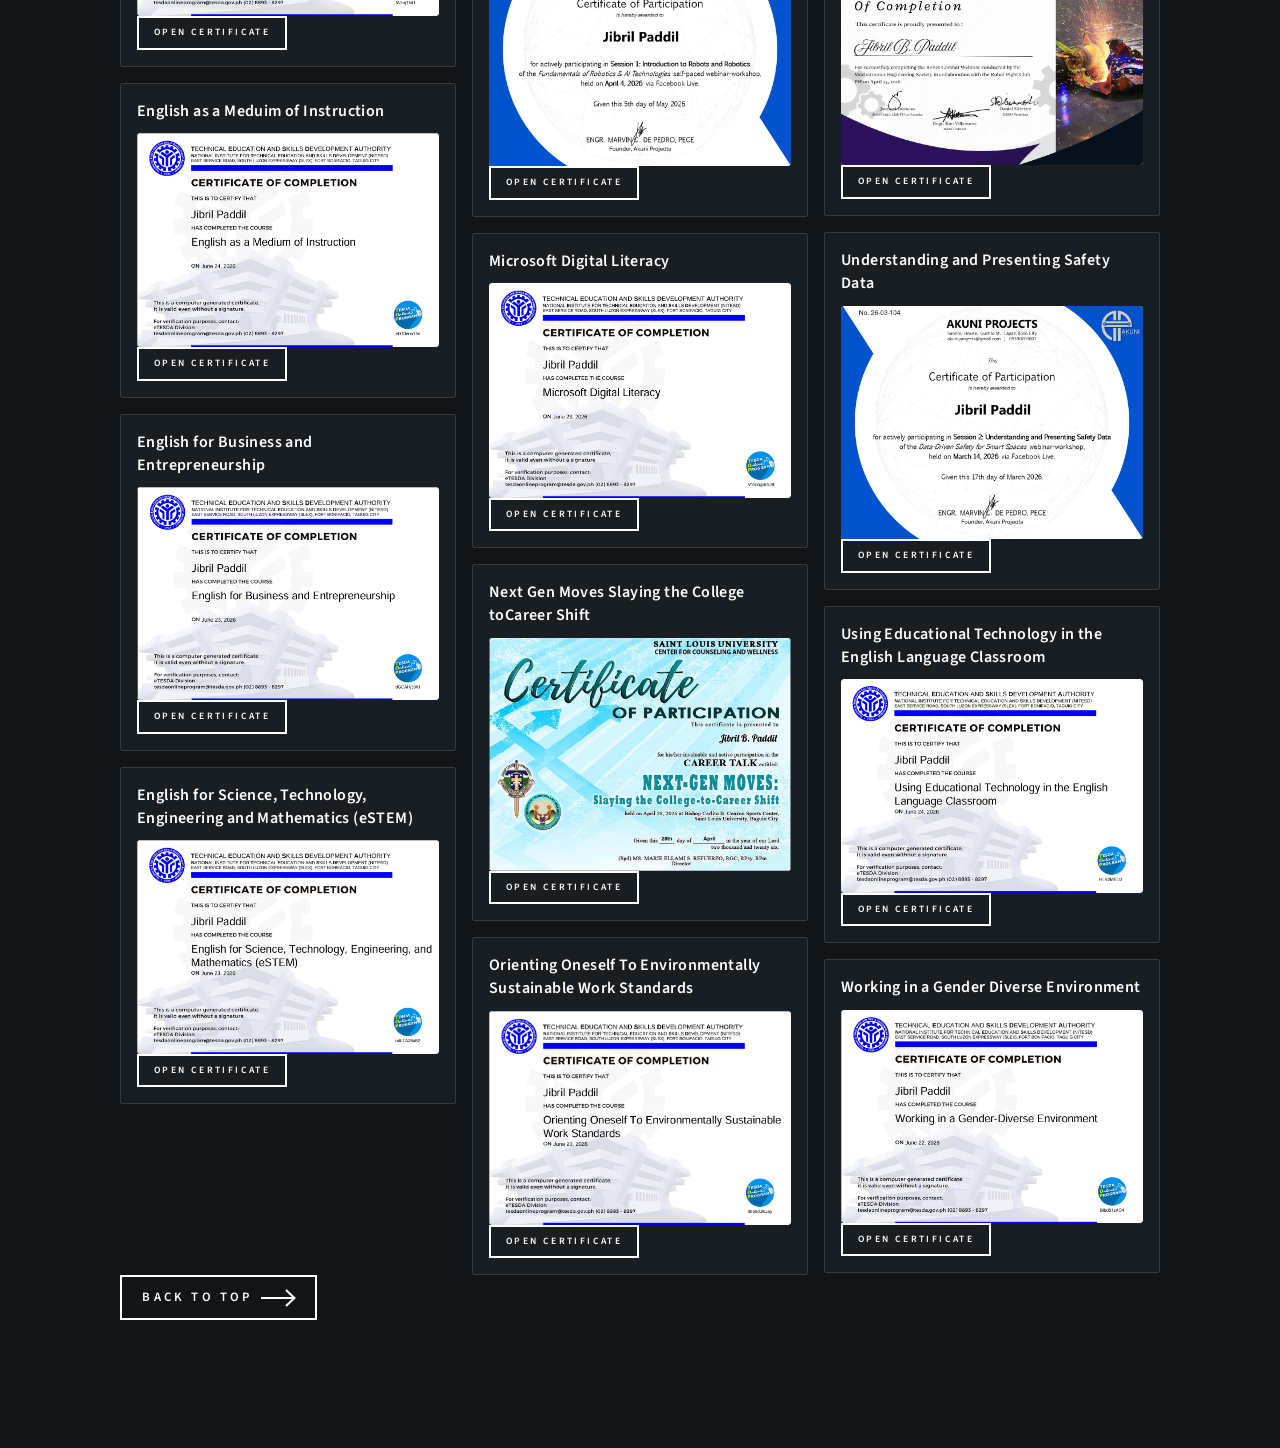
<file: certificates.html>
<!DOCTYPE HTML>
<html lang="en">
<head>
    <title>Certificates | Jibril Paddil</title>
    <meta charset="utf-8" />
    <meta name="viewport" content="width=device-width, initial-scale=1" />
    <link rel="stylesheet" href="html5up-forty/assets/css/main.css" />
    <noscript><link rel="stylesheet" href="html5up-forty/assets/css/noscript.css" /></noscript>
    <style>
        :root { --panel: rgba(255,255,255,.055); --line: rgba(255,255,255,.12); }
        body {
            background: #20252a url("html5up-forty/images/front-photo-background3.png") center / cover fixed no-repeat;
        }
        body::before {
            content: "";
            position: fixed;
            inset: 0;
            z-index: -1;
            background: rgba(13, 13, 13, .2);
        }
        .certificates-page { padding:7rem 2rem 4rem; }
        .certificates-page .inner { max-width:1200px; margin:0 auto; }
        .certificate-intro { max-width:760px; margin-bottom:2.5rem; }
        .certificate-grid { column-count:3; column-gap:1rem; }
        .certificate-card {
            break-inside:avoid; margin:0 0 1rem; padding:1rem;
            background:var(--panel); border:1px solid var(--line); border-radius:8px;
        }
        .certificate-card h2 { margin:0 0 .65rem; font-size:1rem; line-height:1.3; }
        .certificate-card p { margin:0 0 1rem; font-size:.78rem; opacity:.7; }
        .certificate-card img,
        .certificate-card object { display:block; width:100%; border-radius:4px; background:#fff; }
        .certificate-card img { height:auto; max-height:420px; object-fit:contain; }
        .certificate-card .button { margin:0; }
        .certificate-card img { cursor:zoom-in; }
        .image-viewer {
            position:fixed; inset:0; z-index:1000; width:min(96vw, 1400px); max-width:none; max-height:92vh;
            margin:auto; padding:2rem; border:1px solid #657278; background:#111518; color:#f1f3f4;
        }
        .image-viewer:not([open]) { display:none; }
        .image-viewer::backdrop { background:rgba(0,0,0,.86); }
        .image-viewer img { max-width:min(94vw, 1400px); max-height:92vh; width:auto; height:auto; object-fit:contain; cursor:default; }
        .image-viewer button { position:absolute; top:1rem; right:1rem; cursor:pointer; }
        @media screen and (max-width:900px) { .certificate-grid { column-count:2; } }
        @media screen and (max-width:560px) {
            .certificates-page { padding:6rem 1.25rem 3rem; }
            .certificate-grid { column-count:1; }
        }
    </style>
    <link rel="stylesheet" href="portfolio.css" />
</head>
<body id="top" class="is-preload">
<div id="wrapper">
    <main class="certificates-page">
        <div class="inner">
            <nav aria-label="Page navigation">
                <a href="index.html" class="button small">Home</a>
                <a href="index.html#projects" class="button small">Projects</a>
                <a href="training.html" class="button small">Technical Training</a>
            </nav>
            <header class="major">
                <h1>Certificates &amp; Training</h1>
            </header>
            <div class="certificate-intro">
                <p>Certificates currently available in the portfolio. Issuers and dates are shown only when verified.</p>
            </div>
            <div id="certificate-grid" class="certificate-grid" aria-label="Certificates and training records"></div>
            <ul class="actions">
                <li><a href="#top" class="button next">Back to Top</a></li>
            </ul>
        </div>
    </main>
</div>
<dialog class="image-viewer" id="image-viewer" aria-label="Expanded certificate image">
    <form method="dialog"><button id="image-viewer-close" type="submit" class="button small" aria-label="Close expanded image">Close</button></form>
</dialog>
<script src="html5up-forty/assets/js/jquery.min.js"></script>
<script src="html5up-forty/assets/js/jquery.scrolly.min.js"></script>
<script src="html5up-forty/assets/js/browser.min.js"></script>
<script src="html5up-forty/assets/js/breakpoints.min.js"></script>
<script src="html5up-forty/assets/js/util.js"></script>
<script src="html5up-forty/assets/js/main.js"></script>
<script>
(function () {
    const folder = 'html5up-forty/Certificates/';
    const imageExt = /\.(png|jpe?g|jfif|webp|gif)$/i;
    const certificates = [
        { file: 'Tesda NCII.jpg', title: 'TESDA Mechatronics Servicing NC II' },
        { file: 'Data Visualization of Safety Trends.jpg' },
        { file: 'Developing Awareness on Circular Economy Principles and Practices.jpg' },
        { file: 'English as a Meduim of Instruction.jpg' },
        { file: 'English for Business and Entrepreneurship.jpg' },
        { file: 'English for Science, Technology, Engineering and Mathematics (eSTEM).jpg' },
        { file: 'English for Tourism Professionals.jpg' },
        { file: 'Hazards and Risks in Smart Spaces.jpg' },
        { file: 'Introduction to 3D Printing and Technology.png' },
        { file: 'Introduction to Robots and Robotics.jpg' },
        { file: 'Microsoft Digital Literacy.jpg' },
        { file: 'Next-Gen Moves Slaying the College-toCareer Shift.png' },
        { file: 'Orienting Oneself To Environmentally Sustainable Work Standards.jpg' },
        { file: 'Participating in Workplace Communication.jpg' },
        { file: 'Performing Solid Waste Management in the Workplace.jpg' },
        { file: 'Receiving and Responding to Workplace Communciation.jpg' },
        { file: 'Robot Combat Webinar.png' },
        { file: 'Understanding and Presenting Safety Data .jpg', title: 'Understanding and Presenting Safety Data' },
        { file: 'Using Educational Technology in the English Language Classroom.jpg' },
        { file: 'Working in a Gender-Diverse Environment.jpg' }
    ];

    const grid = document.getElementById('certificate-grid');
    certificates.forEach(function (certificate) {
        const name = certificate.file;
        const card = document.createElement('article');
        card.className = 'certificate-card';

        const title = document.createElement('h2');
        title.textContent = certificate.title || name.replace(/\.[^.]+$/, '').trim().replace(/[_-]+/g, ' ');
        card.appendChild(title);

        const path = folder + encodeURIComponent(name).replace(/%2F/g, '/');
        const metadata = document.createElement('dl');
        metadata.className = 'certificate-metadata';
        [['Issuing organization', certificate.issuer], ['Date', certificate.date]].forEach(function (item) {
            if (!item[1]) return;
            const term = document.createElement('dt');
            term.textContent = item[0];
            const value = document.createElement('dd');
            value.textContent = item[1];
            metadata.append(term, value);
        });
        if (metadata.childElementCount) card.appendChild(metadata);

        if (imageExt.test(name)) {
            const image = document.createElement('img');
            image.src = path;
            image.alt = 'Certificate: ' + title.textContent;
            image.loading = 'lazy';
            image.tabIndex = 0;
            image.setAttribute('role', 'button');
            image.setAttribute('aria-label', 'Enlarge ' + image.alt);
            card.appendChild(image);
        }

        const link = document.createElement('a');
        link.href = path;
        link.target = '_blank';
        link.rel = 'noopener';
        link.className = 'button small';
        link.textContent = 'Open Certificate';
        card.appendChild(link);
        grid.appendChild(card);
    });

    const viewer = document.getElementById('image-viewer');
    let viewerImage;
    let lastFocusedImage;
    const closeViewer = function () {
        if (viewer.open) viewer.close();
    };
    viewer.addEventListener('close', function () {
        if (viewerImage) viewerImage.removeAttribute('src');
        if (lastFocusedImage) lastFocusedImage.focus();
    });

    grid.addEventListener('click', function (event) {
        const image = event.target.closest('img');
        if (!image) return;
        if (!viewerImage) {
            viewerImage = document.createElement('img');
            viewer.appendChild(viewerImage);
        }
        viewerImage.src = image.src;
        viewerImage.alt = image.alt;
        lastFocusedImage = image;
        viewer.showModal();
    });
    grid.querySelectorAll('img').forEach(function (image) {
        image.addEventListener('keydown', function (event) {
            if (event.key === 'Enter' || event.key === ' ') {
                event.preventDefault();
                image.click();
            }
        });
    });
    document.getElementById('image-viewer-close').addEventListener('click', function (event) {
        event.preventDefault();
        closeViewer();
    });
    viewer.addEventListener('click', function (event) {
        if (event.target === viewer) closeViewer();
    });
})();
</script>
</body>
</html>
</file>
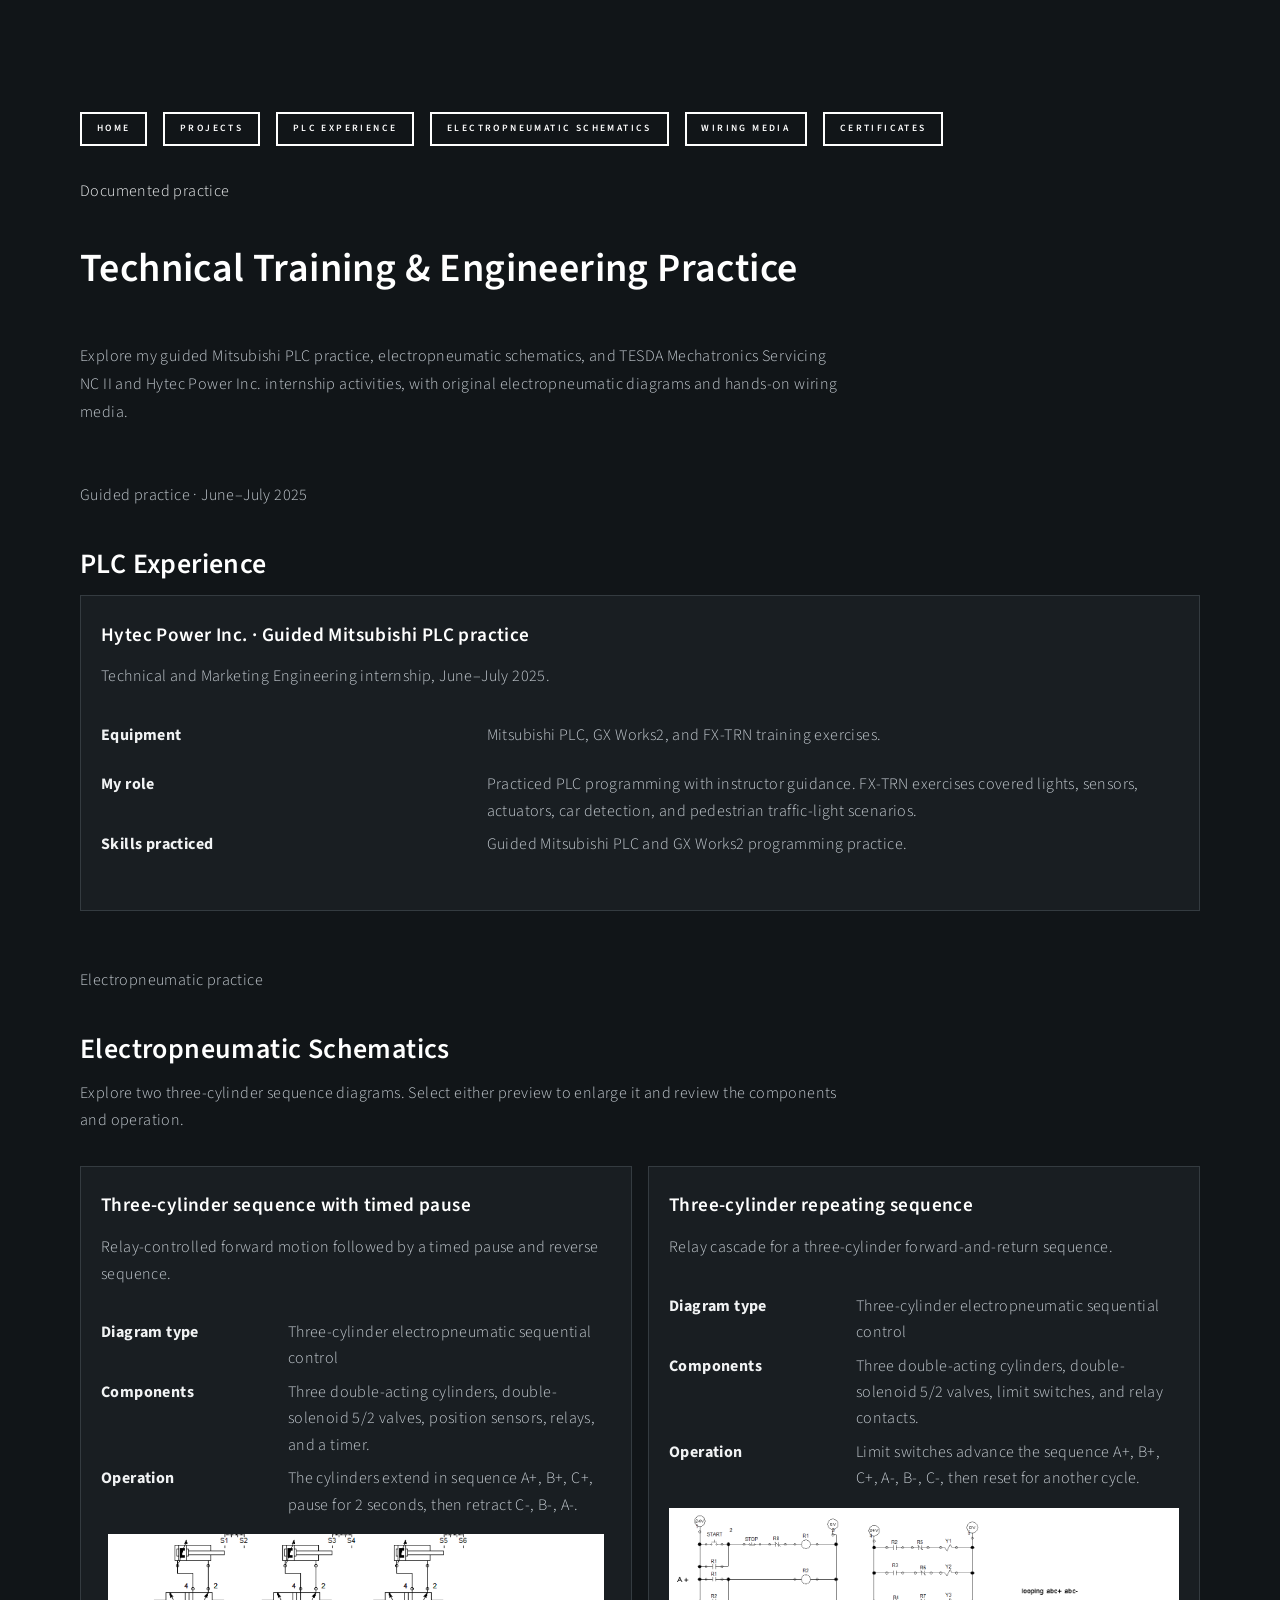
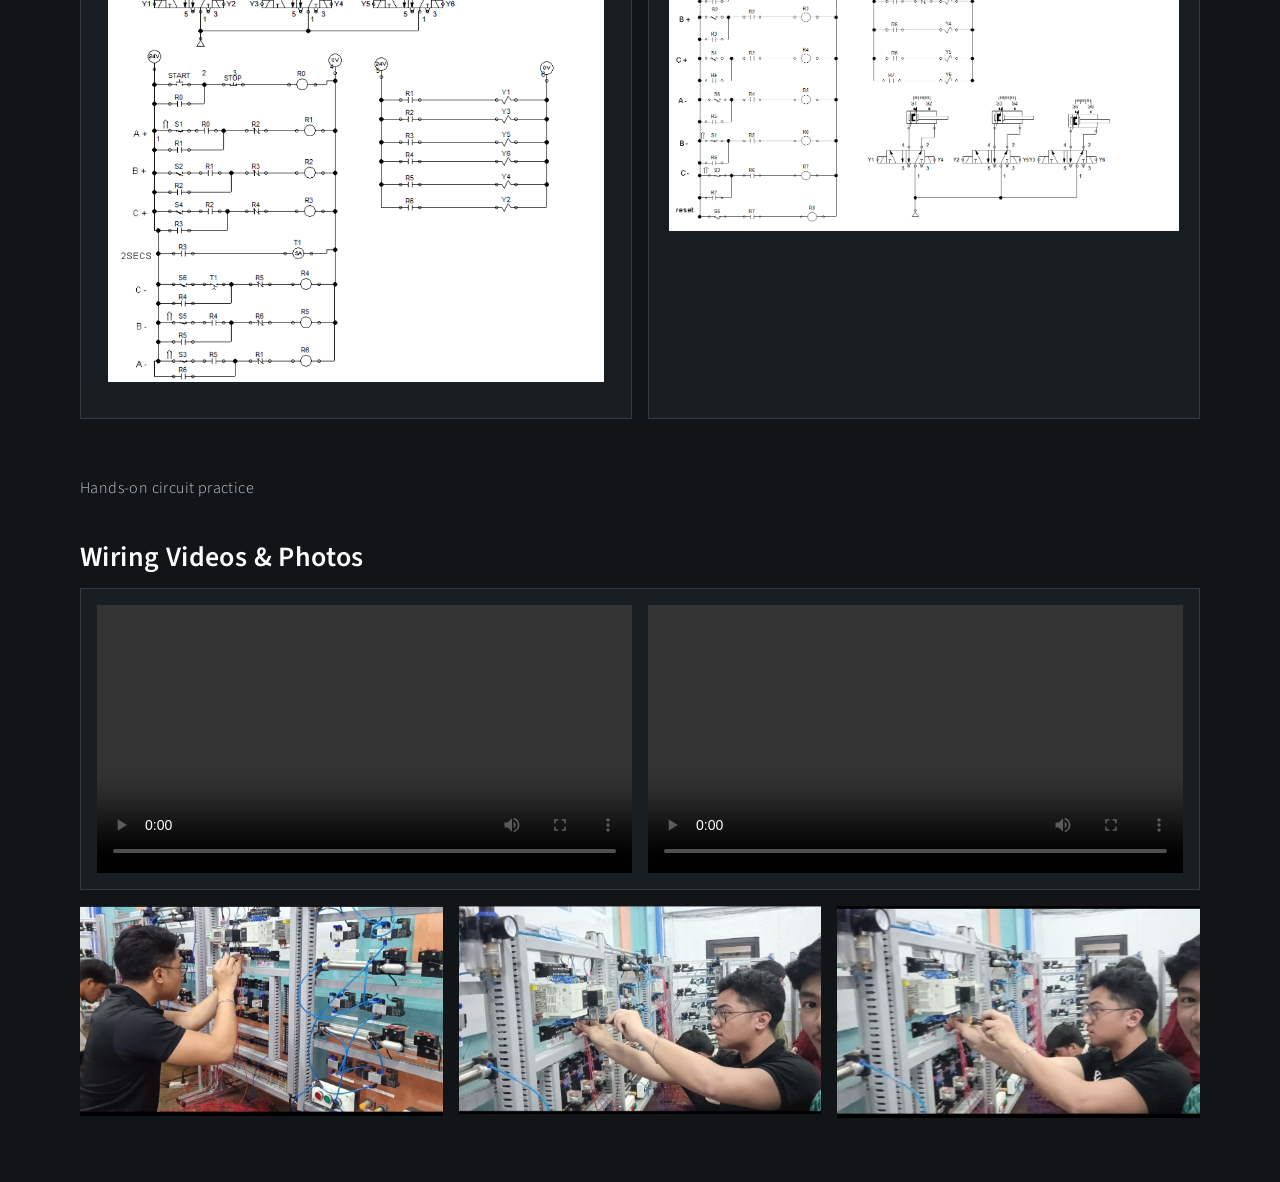
<file: training.html>
<!DOCTYPE html>
<html lang="en">
<head>
    <meta charset="utf-8">
    <meta name="viewport" content="width=device-width, initial-scale=1">
    <meta name="description" content="Documented technical training and an editable local-media gallery for Jibril Paddil.">
    <title>Technical Training &amp; Practice | Jibril Paddil</title>
    <link rel="stylesheet" href="html5up-forty/assets/css/main.css">
    <link rel="stylesheet" href="portfolio.css">
    <style>
        .training-page { padding: 7rem 1.25rem 4rem; }
        .training-inner { width: min(100%, 1120px); margin: 0 auto; }
        .training-nav { display: flex; flex-wrap: wrap; gap: 1rem; margin-bottom: 2rem; }
        .training-intro { max-width: 760px; margin-bottom: 2.5rem; color: #c4cbd1; line-height: 1.75; }
        .training-section { margin-top: 3.5rem; scroll-margin-top: 2rem; }
        .training-section h2 { margin-bottom: .5rem; }
        .training-section > p { max-width: 760px; color: #c4cbd1; line-height: 1.7; }
        .training-grid { display: grid; grid-template-columns: repeat(auto-fit, minmax(min(100%, 320px), 1fr)); gap: 1rem; }
        .training-card { padding: 1.25rem; border: 1px solid #343b40; background: #191e22; }
        .training-card h2 { margin: .2rem 0 .75rem; font-size: 1.2rem; }
        .training-card p { color: #c4cbd1; line-height: 1.65; }
        .training-card dl { display: grid; grid-template-columns: minmax(7rem, .7fr) 1.3fr; gap: .45rem .8rem; margin: 1rem 0; }
        .training-card dt { font-weight: 700; }
        .training-card dd { margin: 0; color: #c4cbd1; }
        .training-card video { display: block; width: 100%; max-height: 32rem; margin-top: 1rem; background: #080a0b; }
        .training-video-container { display: grid; grid-template-columns: repeat(auto-fit, minmax(min(100%, 360px), 1fr)); gap: 1rem; padding: 1rem; border: 1px solid #343b40; background: #191e22; }
        .training-video-container video { display: block; width: 100%; max-height: 32rem; background: #080a0b; }
        .training-photo-grid { display: grid; grid-template-columns: repeat(auto-fit, minmax(min(100%, 280px), 1fr)); gap: 1rem; margin-top: 1rem; }
        .training-photo-grid img { display: block; width: 100%; max-height: 32rem; object-fit: contain; background: #080a0b; cursor: zoom-in; }
        .training-empty { padding: 1rem; border-left: 3px solid #d5c68a; background: #202529; color: #c4cbd1; }
        .training-card img { display: block; max-width: 100%; max-height: 28rem; margin: 1rem auto; cursor: zoom-in; }
        .diagram-dialog { width: min(96vw, 1200px); max-width: none; max-height: 92vh; padding: 1rem; border: 1px solid #657278; background: #111518; color: #f1f3f4; }
        .diagram-dialog::backdrop { background: rgb(0 0 0 / .85); }
        .diagram-dialog img { display: block; max-width: 100%; max-height: 78vh; margin: 1rem auto; object-fit: contain; }
        .training-footnote { margin-top: 2rem; color: #c4cbd1; font-size: .9rem; }
        @media (max-width: 560px) {
            .training-page { padding-top: 5.5rem; }
            .training-card dl { grid-template-columns: 1fr; gap: .15rem; }
            .training-card dd { margin-bottom: .6rem; }
        }
    </style>
</head>
<body>
<main class="training-page">
    <div class="training-inner">
        <nav class="training-nav" aria-label="Page navigation">
            <a class="button small" href="index.html">Home</a>
            <a class="button small" href="index.html#projects">Projects</a>
            <a class="button small" href="#plc-experience">PLC Experience</a>
            <a class="button small" href="#festo-diagrams">Electropneumatic Schematics</a>
            <a class="button small" href="#training-media">Wiring Media</a>
            <a class="button small" href="certificates.html">Certificates</a>
        </nav>
        <header>
            <p class="section-kicker">Documented practice</p>
            <h1>Technical Training &amp; Engineering Practice</h1>
            <p class="training-intro">
                Explore my guided Mitsubishi PLC practice, electropneumatic schematics, and TESDA
                Mechatronics Servicing NC II and Hytec Power Inc. internship activities, with original
                electropneumatic diagrams and hands-on wiring media.
            </p>
        </header>
        <section id="plc-experience" class="training-section" aria-labelledby="plc-experience-title">
            <p class="section-kicker">Guided practice · June–July 2025</p>
            <h2 id="plc-experience-title">PLC Experience</h2>
            <div id="plc-experience-grid" class="training-grid" aria-live="polite"></div>
        </section>
        <section id="festo-diagrams" class="training-section" aria-labelledby="festo-diagrams-title">
            <p class="section-kicker">Electropneumatic practice</p>
            <h2 id="festo-diagrams-title">Electropneumatic Schematics</h2>
            <p>
                Explore two three-cylinder sequence diagrams. Select either preview to enlarge it and review
                the components and operation.
            </p>
            <div id="festo-diagrams-grid" class="training-grid" aria-live="polite"></div>
        </section>
        <section id="training-media" class="training-section" aria-labelledby="training-media-title">
            <p class="section-kicker">Hands-on circuit practice</p>
            <h2 id="training-media-title">Wiring Videos &amp; Photos</h2>
            <div id="wiring-videos" class="training-video-container" aria-label="Electropneumatic wiring videos"></div>
            <div id="training-grid" class="training-photo-grid" aria-label="Wiring practice photos"></div>
        </section>
    </div>
</main>

<dialog class="diagram-dialog" id="diagram-dialog" aria-label="Expanded training image">
    <form method="dialog"><button class="button small" aria-label="Close expanded diagram">Close</button></form>
</dialog>

<script>
(function () {
    const plcExperiences = [
        {
            type: 'experience',
            title: 'Hytec Power Inc. · Guided Mitsubishi PLC practice',
            summary: 'Technical and Marketing Engineering internship, June–July 2025.',
            equipment: 'Mitsubishi PLC, GX Works2, and FX-TRN training exercises.',
            performed: 'Practiced PLC programming with instructor guidance. FX-TRN exercises covered lights, sensors, actuators, car detection, and pedestrian traffic-light scenarios.',
            skills: 'Guided Mitsubishi PLC and GX Works2 programming practice.',
            src: ''
        }
    ];

    const schematics = [
        {
            type: 'schematic',
            title: 'Three-cylinder sequence with timed pause',
            summary: 'Relay-controlled forward motion followed by a timed pause and reverse sequence.',
            diagramType: 'Three-cylinder electropneumatic sequential control',
            components: 'Three double-acting cylinders, double-solenoid 5/2 valves, position sensors, relays, and a timer.',
            explanation: 'The cylinders extend in sequence A+, B+, C+, pause for 2 seconds, then retract C-, B-, A-.',
            imageSrc: 'training-media/diagrams/schematicdiagram1.png',
            downloadSrc: ''
        },
        {
            type: 'schematic',
            title: 'Three-cylinder repeating sequence',
            summary: 'Relay cascade for a three-cylinder forward-and-return sequence.',
            diagramType: 'Three-cylinder electropneumatic sequential control',
            components: 'Three double-acting cylinders, double-solenoid 5/2 valves, limit switches, and relay contacts.',
            explanation: 'Limit switches advance the sequence A+, B+, C+, A-, B-, C-, then reset for another cycle.',
            imageSrc: 'training-media/diagrams/schematicdiagram2.png',
            downloadSrc: ''
        }
    ];

    const entries = [
        {
            type: 'video',
            src: 'training-media/videos/electropneumatic1.mp4'
        },
        {
            type: 'video',
            src: 'training-media/videos/electropneumatic2.mp4'
        },
        {
            type: 'photo',
            alt: 'Jibril wiring a mechatronics training circuit',
            src: 'training-media/photos/wiringportrait1.jpg'
        },
        {
            type: 'photo',
            alt: 'Jibril connecting components while wiring a training circuit',
            src: 'training-media/photos/wiringportrait2.jpg'
        },
        {
            type: 'photo',
            alt: 'Jibril wiring during hands-on mechatronics practice',
            src: 'training-media/photos/wiringportait3.jpg'
        }
    ];

    const photoGrid = document.getElementById('training-grid');
    const videoContainer = document.getElementById('wiring-videos');
    const plcExperienceGrid = document.getElementById('plc-experience-grid');
    const festoDiagramsGrid = document.getElementById('festo-diagrams-grid');
    const diagramDialog = document.getElementById('diagram-dialog');
    let largeDiagram;
    const githubMediaBase = 'https://media.githubusercontent.com/media/JPBweb/Project-Univ/a62389444b3d741178d7ab5000261c661dd4ef63/';
    const videoObserver = 'IntersectionObserver' in window
        ? new IntersectionObserver(function (entries, observer) {
            entries.forEach(function (entry) {
                if (!entry.isIntersecting) return;
                entry.target.preload = 'metadata';
                entry.target.load();
                observer.unobserve(entry.target);
            });
        }, { rootMargin: '300px 0px' })
        : null;

    function addDetail(list, label, value) {
        if (!value) return;
        const term = document.createElement('dt');
        term.textContent = label;
        const description = document.createElement('dd');
        description.textContent = value;
        list.append(term, description);
    }

    function showTrainingImage(image) {
        if (!largeDiagram) {
            largeDiagram = document.createElement('img');
            diagramDialog.appendChild(largeDiagram);
        }
        largeDiagram.src = image.src;
        largeDiagram.alt = image.alt;
        diagramDialog.showModal();
    }

    function renderEntries(items, targetGrid) {
        items.forEach(function (entry, index) {
            if (entry.type === 'video') {
                const video = document.createElement('video');
                video.controls = true;
                video.preload = 'none';
                video.playsInline = true;
                video.setAttribute('aria-label', 'Electropneumatic wiring video ' + (index + 1));
                const source = document.createElement('source');
                source.src = location.protocol !== 'file:' && /\.mp4$/i.test(entry.src)
                    ? githubMediaBase + entry.src
                    : entry.src;
                source.type = /\.webm$/i.test(entry.src) ? 'video/webm' : /\.ogg$/i.test(entry.src) ? 'video/ogg' : 'video/mp4';
                video.appendChild(source);
                video.append('Your browser does not support HTML video.');
                targetGrid.appendChild(video);
                if (videoObserver) videoObserver.observe(video);
                else video.preload = 'metadata';
                return;
            }

            if (entry.type === 'photo') {
                if (entry.src && entry.alt &&
                    /^training-media\/photos\/[^/\\]+\.(jpe?g|webp)$/i.test(entry.src)) {
                    const image = document.createElement('img');
                    image.src = entry.src;
                    image.alt = entry.alt;
                    image.loading = 'lazy';
                    image.tabIndex = 0;
                    image.setAttribute('role', 'button');
                    image.setAttribute('aria-label', 'Enlarge ' + entry.alt);
                    image.addEventListener('click', function () {
                        showTrainingImage(image);
                    });
                    image.addEventListener('keydown', function (event) {
                        if (event.key === 'Enter' || event.key === ' ') {
                            event.preventDefault();
                            image.click();
                        }
                    });
                    targetGrid.appendChild(image);
                }
                return;
            }

            const card = document.createElement('article');
            card.className = 'training-card';

            const heading = document.createElement('h2');
            heading.textContent = entry.title;
            card.appendChild(heading);

            const summary = document.createElement('p');
            summary.textContent = entry.summary;
            card.appendChild(summary);

            const details = document.createElement('dl');
            if (entry.type === 'experience') {
                addDetail(details, 'Equipment', entry.equipment);
                addDetail(details, 'My role', entry.performed);
                addDetail(details, 'Skills practiced', entry.skills);
                card.appendChild(details);

            } else if (entry.type === 'schematic') {
                addDetail(details, 'Diagram type', entry.diagramType);
                addDetail(details, 'Components', entry.components);
                addDetail(details, 'Operation', entry.explanation);
                card.appendChild(details);

                if (entry.imageSrc && /^training-media\/diagrams\/[^/\\]+\.(png|jpe?g|webp)$/i.test(entry.imageSrc)) {
                    const image = document.createElement('img');
                    image.src = entry.imageSrc;
                    image.alt = entry.title + ' schematic';
                    image.loading = 'lazy';
                    image.tabIndex = 0;
                    image.setAttribute('role', 'button');
                    image.setAttribute('aria-label', 'Enlarge ' + entry.title);
                    image.addEventListener('click', function () {
                        showTrainingImage(image);
                    });
                    image.addEventListener('keydown', function (event) {
                        if (event.key === 'Enter' || event.key === ' ') {
                            event.preventDefault();
                            image.click();
                        }
                    });
                    card.appendChild(image);

                    if (entry.downloadSrc && /^training-media\/diagrams\/[^/\\]+\.(png|jpe?g|webp|pdf)$/i.test(entry.downloadSrc)) {
                        const download = document.createElement('a');
                        download.href = entry.downloadSrc;
                        download.textContent = 'Open original diagram';
                        download.target = '_blank';
                        download.rel = 'noopener';
                        card.appendChild(download);
                    }
                } else {
                    const empty = document.createElement('p');
                    empty.className = 'training-empty';
                    empty.textContent = 'No schematic preview added yet. Add a PNG, JPEG, or WebP under training-media/diagrams/.';
                    card.appendChild(empty);
                }
            }

            targetGrid.appendChild(card);
        });
    }

    renderEntries(plcExperiences, plcExperienceGrid);
    renderEntries(schematics, festoDiagramsGrid);
    renderEntries(entries.filter(function (entry) { return entry.type === 'video'; }), videoContainer);
    renderEntries(entries.filter(function (entry) { return entry.type === 'photo'; }), photoGrid);

    diagramDialog.addEventListener('close', function () {
        if (largeDiagram) {
            largeDiagram.remove();
            largeDiagram = null;
        }
    });
})();
</script>
</body>
</html>
</file>
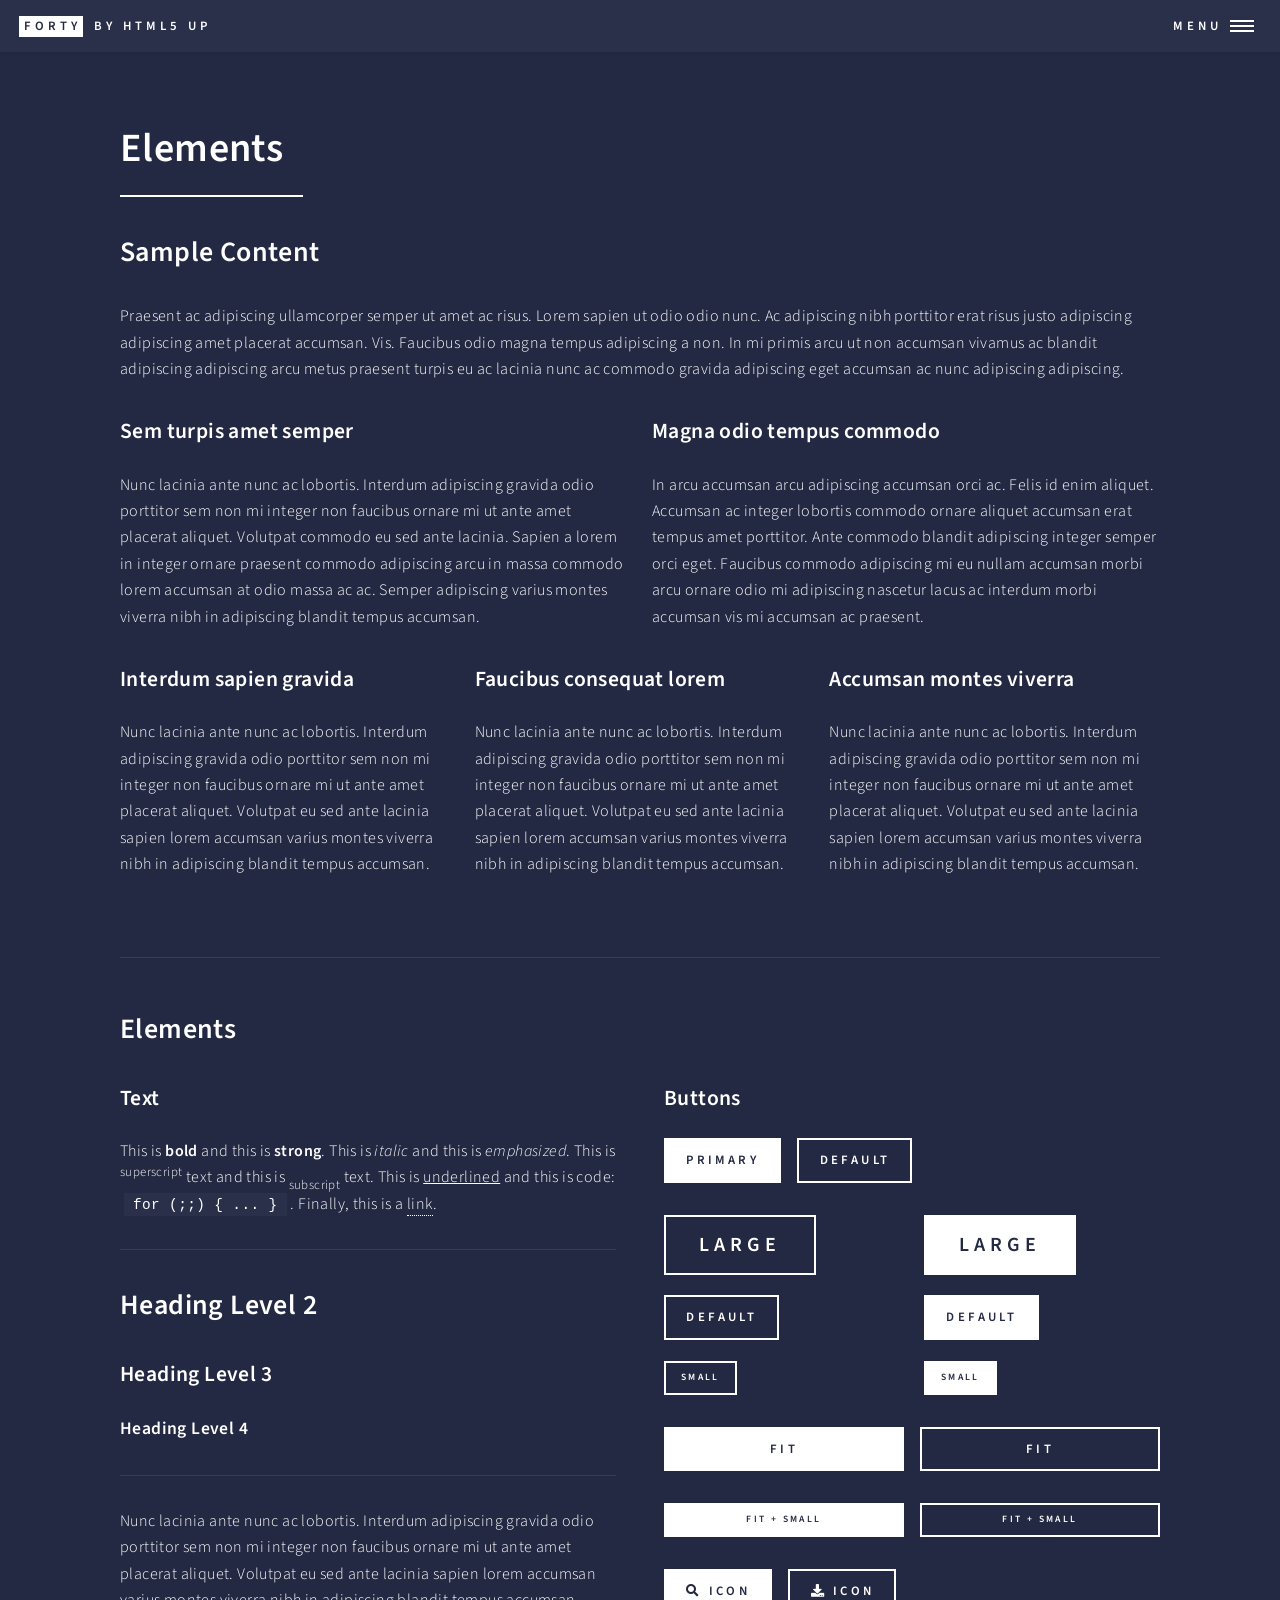
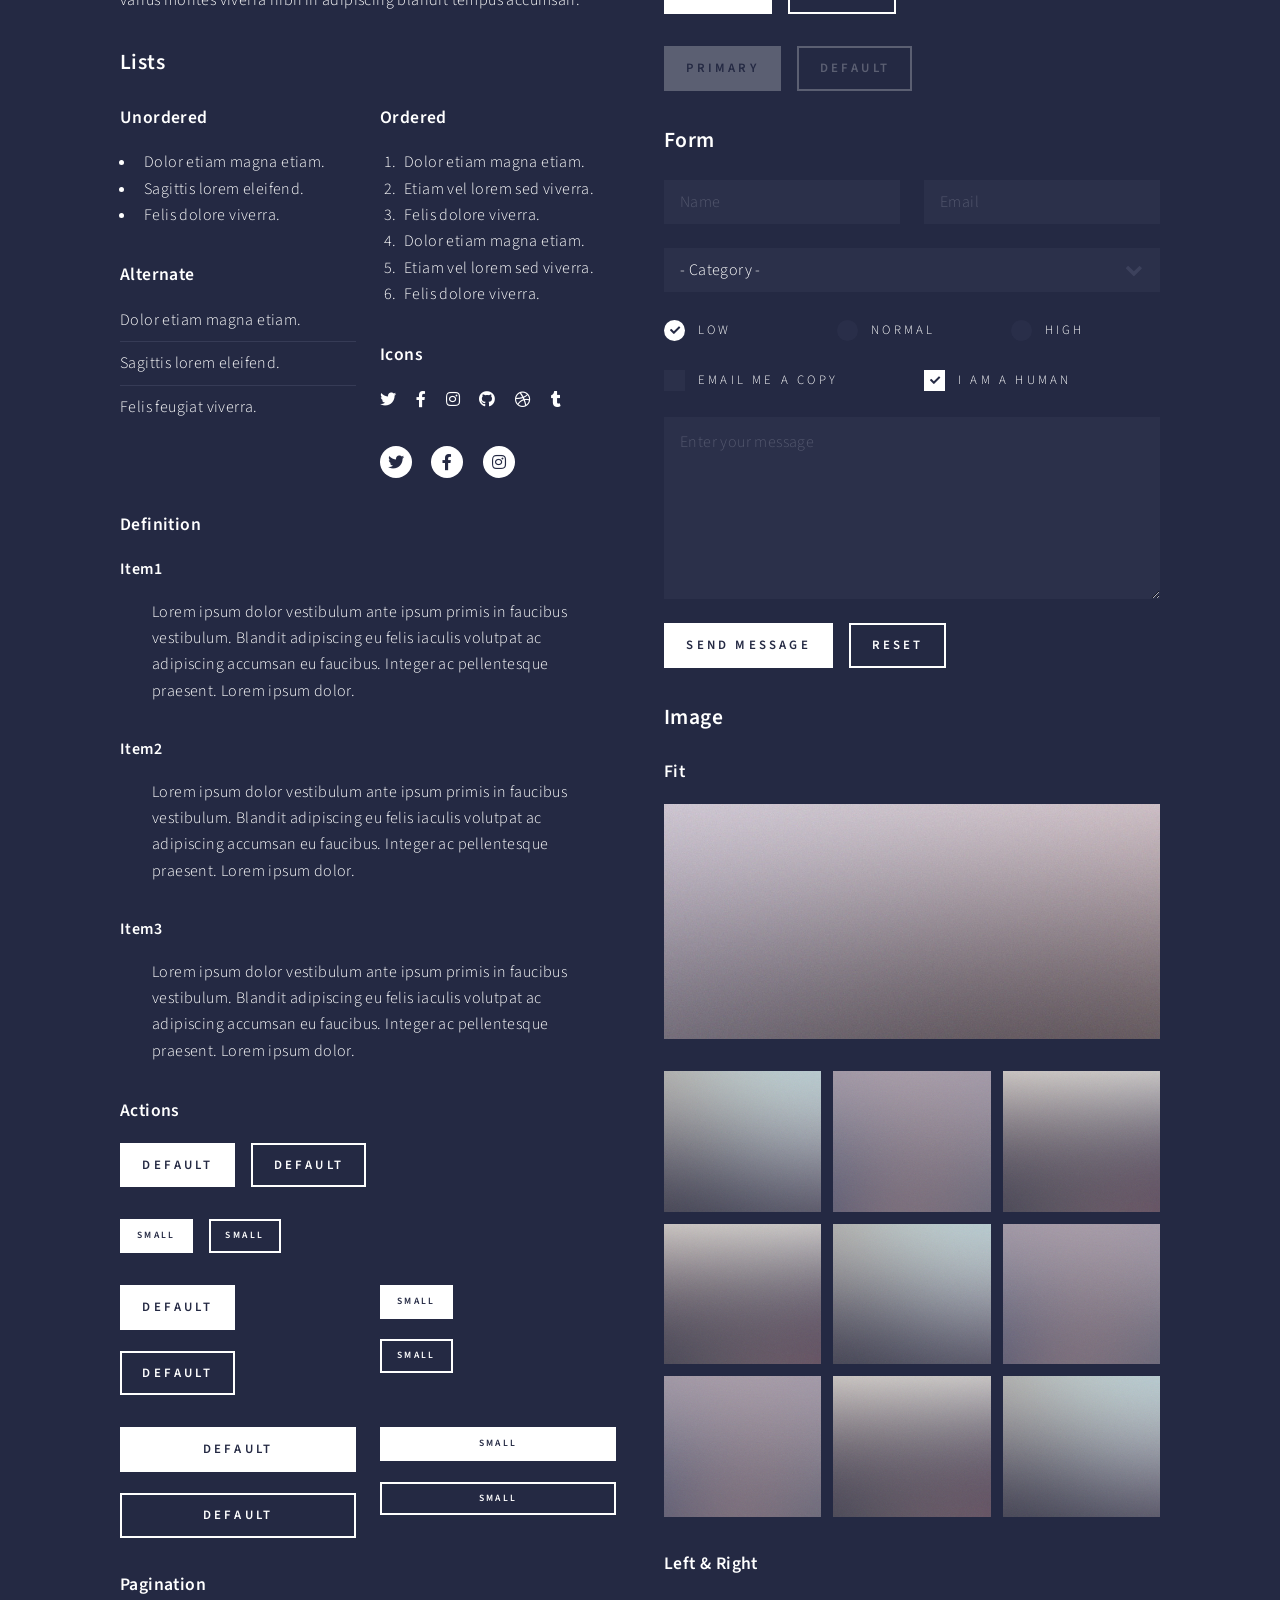
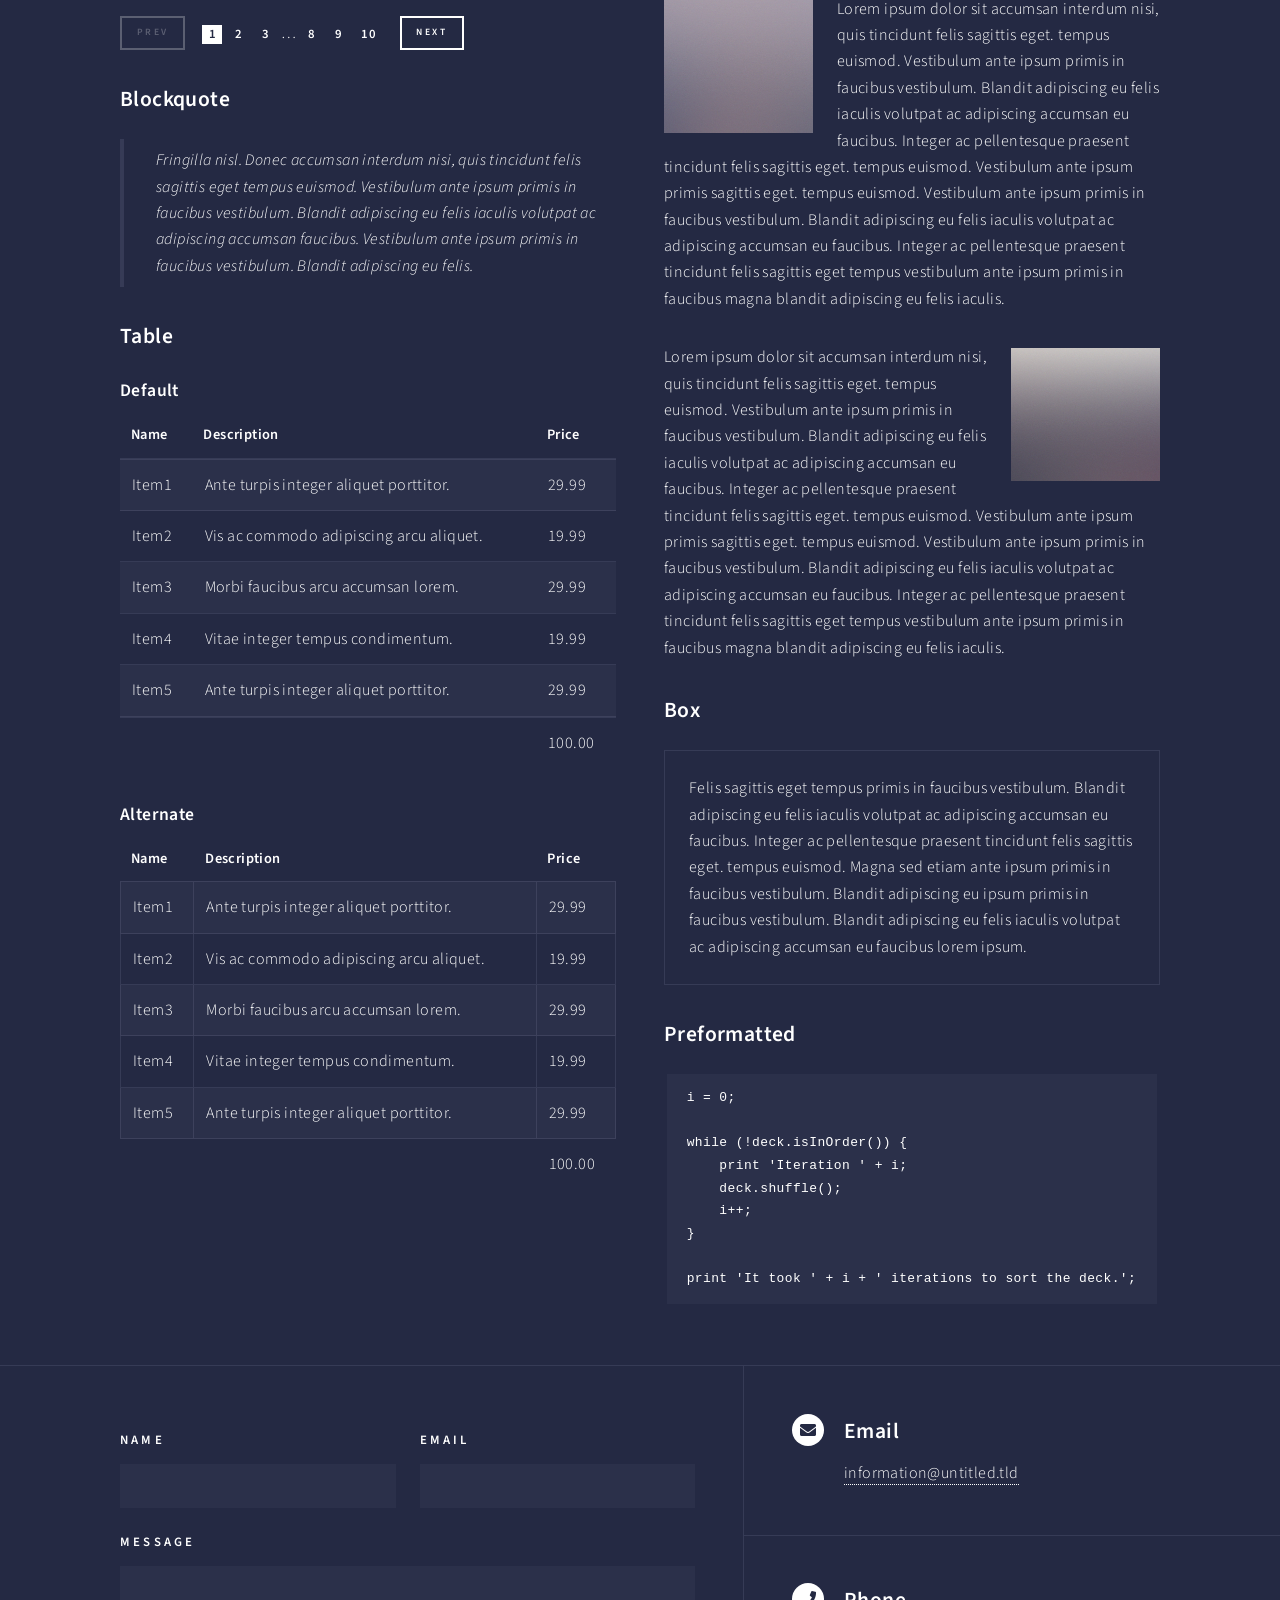
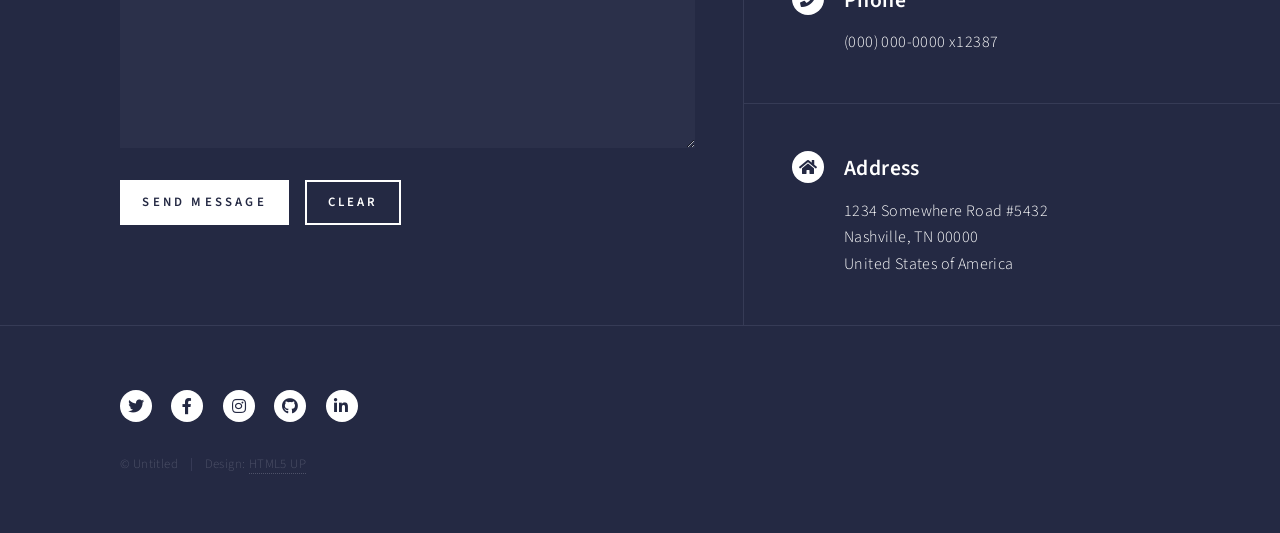
<file: html5up-forty/elements.html>
<!DOCTYPE HTML>
<!--
	Forty by HTML5 UP
	html5up.net | @ajlkn
	Free for personal and commercial use under the CCA 3.0 license (html5up.net/license)
-->
<html>
	<head>
		<title>Elements - Forty by HTML5 UP</title>
		<meta charset="utf-8" />
		<meta name="viewport" content="width=device-width, initial-scale=1, user-scalable=no" />
		<link rel="stylesheet" href="assets/css/main.css" />
		<noscript><link rel="stylesheet" href="assets/css/noscript.css" /></noscript>
	</head>
	<body class="is-preload">

		<!-- Wrapper -->
			<div id="wrapper">

				<!-- Header -->
					<header id="header">
						<a href="index.html" class="logo"><strong>Forty</strong> <span>by HTML5 UP</span></a>
						<nav>
							<a href="#menu">Menu</a>
						</nav>
					</header>

				<!-- Menu -->
					<nav id="menu">
						<ul class="links">
							<li><a href="index.html">Home</a></li>
							<li><a href="landing.html">Landing</a></li>
							<li><a href="generic.html">Generic</a></li>
							<li><a href="elements.html">Elements</a></li>
						</ul>
						<ul class="actions stacked">
							<li><a href="#" class="button primary fit">Get Started</a></li>
							<li><a href="#" class="button fit">Log In</a></li>
						</ul>
					</nav>

				<!-- Main -->
					<div id="main" class="alt">

						<!-- One -->
							<section id="one">
								<div class="inner">
									<header class="major">
										<h1>Elements</h1>
									</header>

									<!-- Content -->
										<h2 id="content">Sample Content</h2>
										<p>Praesent ac adipiscing ullamcorper semper ut amet ac risus. Lorem sapien ut odio odio nunc. Ac adipiscing nibh porttitor erat risus justo adipiscing adipiscing amet placerat accumsan. Vis. Faucibus odio magna tempus adipiscing a non. In mi primis arcu ut non accumsan vivamus ac blandit adipiscing adipiscing arcu metus praesent turpis eu ac lacinia nunc ac commodo gravida adipiscing eget accumsan ac nunc adipiscing adipiscing.</p>
										<div class="row">
											<div class="col-6 col-12-small">
												<h3>Sem turpis amet semper</h3>
												<p>Nunc lacinia ante nunc ac lobortis. Interdum adipiscing gravida odio porttitor sem non mi integer non faucibus ornare mi ut ante amet placerat aliquet. Volutpat commodo eu sed ante lacinia. Sapien a lorem in integer ornare praesent commodo adipiscing arcu in massa commodo lorem accumsan at odio massa ac ac. Semper adipiscing varius montes viverra nibh in adipiscing blandit tempus accumsan.</p>
											</div>
											<div class="col-6 col-12-small">
												<h3>Magna odio tempus commodo</h3>
												<p>In arcu accumsan arcu adipiscing accumsan orci ac. Felis id enim aliquet. Accumsan ac integer lobortis commodo ornare aliquet accumsan erat tempus amet porttitor. Ante commodo blandit adipiscing integer semper orci eget. Faucibus commodo adipiscing mi eu nullam accumsan morbi arcu ornare odio mi adipiscing nascetur lacus ac interdum morbi accumsan vis mi accumsan ac praesent.</p>
											</div>
											<!-- Break -->
											<div class="col-4 col-12-medium">
												<h3>Interdum sapien gravida</h3>
												<p>Nunc lacinia ante nunc ac lobortis. Interdum adipiscing gravida odio porttitor sem non mi integer non faucibus ornare mi ut ante amet placerat aliquet. Volutpat eu sed ante lacinia sapien lorem accumsan varius montes viverra nibh in adipiscing blandit tempus accumsan.</p>
											</div>
											<div class="col-4 col-12-medium">
												<h3>Faucibus consequat lorem</h3>
												<p>Nunc lacinia ante nunc ac lobortis. Interdum adipiscing gravida odio porttitor sem non mi integer non faucibus ornare mi ut ante amet placerat aliquet. Volutpat eu sed ante lacinia sapien lorem accumsan varius montes viverra nibh in adipiscing blandit tempus accumsan.</p>
											</div>
											<div class="col-4 col-12-medium">
												<h3>Accumsan montes viverra</h3>
												<p>Nunc lacinia ante nunc ac lobortis. Interdum adipiscing gravida odio porttitor sem non mi integer non faucibus ornare mi ut ante amet placerat aliquet. Volutpat eu sed ante lacinia sapien lorem accumsan varius montes viverra nibh in adipiscing blandit tempus accumsan.</p>
											</div>
										</div>

									<hr class="major" />

									<!-- Elements -->
										<h2 id="elements">Elements</h2>
										<div class="row gtr-200">
											<div class="col-6 col-12-medium">

												<!-- Text stuff -->
													<h3>Text</h3>
													<p>This is <b>bold</b> and this is <strong>strong</strong>. This is <i>italic</i> and this is <em>emphasized</em>.
													This is <sup>superscript</sup> text and this is <sub>subscript</sub> text.
													This is <u>underlined</u> and this is code: <code>for (;;) { ... }</code>.
													Finally, this is a <a href="#">link</a>.</p>
													<hr />
													<h2>Heading Level 2</h2>
													<h3>Heading Level 3</h3>
													<h4>Heading Level 4</h4>
													<hr />
													<p>Nunc lacinia ante nunc ac lobortis. Interdum adipiscing gravida odio porttitor sem non mi integer non faucibus ornare mi ut ante amet placerat aliquet. Volutpat eu sed ante lacinia sapien lorem accumsan varius montes viverra nibh in adipiscing blandit tempus accumsan.</p>

												<!-- Lists -->
													<h3>Lists</h3>
													<div class="row">
														<div class="col-6 col-12-small">

															<h4>Unordered</h4>
															<ul>
																<li>Dolor etiam magna etiam.</li>
																<li>Sagittis lorem eleifend.</li>
																<li>Felis dolore viverra.</li>
															</ul>

															<h4>Alternate</h4>
															<ul class="alt">
																<li>Dolor etiam magna etiam.</li>
																<li>Sagittis lorem eleifend.</li>
																<li>Felis feugiat viverra.</li>
															</ul>

														</div>
														<div class="col-6 col-12-small">

															<h4>Ordered</h4>
															<ol>
																<li>Dolor etiam magna etiam.</li>
																<li>Etiam vel lorem sed viverra.</li>
																<li>Felis dolore viverra.</li>
																<li>Dolor etiam magna etiam.</li>
																<li>Etiam vel lorem sed viverra.</li>
																<li>Felis dolore viverra.</li>
															</ol>

															<h4>Icons</h4>
															<ul class="icons">
																<li><a href="#" class="icon brands fa-twitter"><span class="label">Twitter</span></a></li>
																<li><a href="#" class="icon brands fa-facebook-f"><span class="label">Facebook</span></a></li>
																<li><a href="#" class="icon brands fa-instagram"><span class="label">Instagram</span></a></li>
																<li><a href="#" class="icon brands fa-github"><span class="label">Github</span></a></li>
																<li><a href="#" class="icon brands fa-dribbble"><span class="label">Dribbble</span></a></li>
																<li><a href="#" class="icon brands fa-tumblr"><span class="label">Tumblr</span></a></li>
															</ul>
															<ul class="icons">
																<li><a href="#" class="icon brands alt fa-twitter"><span class="label">Twitter</span></a></li>
																<li><a href="#" class="icon brands alt fa-facebook-f"><span class="label">Facebook</span></a></li>
																<li><a href="#" class="icon brands alt fa-instagram"><span class="label">Instagram</span></a></li>
															</ul>

														</div>
													</div>
													<h4>Definition</h4>
													<dl>
														<dt>Item1</dt>
														<dd>
															<p>Lorem ipsum dolor vestibulum ante ipsum primis in faucibus vestibulum. Blandit adipiscing eu felis iaculis volutpat ac adipiscing accumsan eu faucibus. Integer ac pellentesque praesent. Lorem ipsum dolor.</p>
														</dd>
														<dt>Item2</dt>
														<dd>
															<p>Lorem ipsum dolor vestibulum ante ipsum primis in faucibus vestibulum. Blandit adipiscing eu felis iaculis volutpat ac adipiscing accumsan eu faucibus. Integer ac pellentesque praesent. Lorem ipsum dolor.</p>
														</dd>
														<dt>Item3</dt>
														<dd>
															<p>Lorem ipsum dolor vestibulum ante ipsum primis in faucibus vestibulum. Blandit adipiscing eu felis iaculis volutpat ac adipiscing accumsan eu faucibus. Integer ac pellentesque praesent. Lorem ipsum dolor.</p>
														</dd>
													</dl>

													<h4>Actions</h4>
													<ul class="actions">
														<li><a href="#" class="button primary">Default</a></li>
														<li><a href="#" class="button">Default</a></li>
													</ul>
													<ul class="actions small">
														<li><a href="#" class="button primary small">Small</a></li>
														<li><a href="#" class="button small">Small</a></li>
													</ul>
													<div class="row">
														<div class="col-6 col-12-small">
															<ul class="actions stacked">
																<li><a href="#" class="button primary">Default</a></li>
																<li><a href="#" class="button">Default</a></li>
															</ul>
														</div>
														<div class="col-6 col-12-small">
															<ul class="actions stacked">
																<li><a href="#" class="button primary small">Small</a></li>
																<li><a href="#" class="button small">Small</a></li>
															</ul>
														</div>
														<div class="col-6 col-12-small">
															<ul class="actions stacked">
																<li><a href="#" class="button primary fit">Default</a></li>
																<li><a href="#" class="button fit">Default</a></li>
															</ul>
														</div>
														<div class="col-6 col-12-small">
															<ul class="actions stacked">
																<li><a href="#" class="button primary small fit">Small</a></li>
																<li><a href="#" class="button small fit">Small</a></li>
															</ul>
														</div>
													</div>

													<h4>Pagination</h4>
													<ul class="pagination">
														<li><span class="button small disabled">Prev</span></li>
														<li><a href="#" class="page active">1</a></li>
														<li><a href="#" class="page">2</a></li>
														<li><a href="#" class="page">3</a></li>
														<li><span>&hellip;</span></li>
														<li><a href="#" class="page">8</a></li>
														<li><a href="#" class="page">9</a></li>
														<li><a href="#" class="page">10</a></li>
														<li><a href="#" class="button small">Next</a></li>
													</ul>

												<!-- Blockquote -->
													<h3>Blockquote</h3>
													<blockquote>Fringilla nisl. Donec accumsan interdum nisi, quis tincidunt felis sagittis eget tempus euismod. Vestibulum ante ipsum primis in faucibus vestibulum. Blandit adipiscing eu felis iaculis volutpat ac adipiscing accumsan faucibus. Vestibulum ante ipsum primis in faucibus vestibulum. Blandit adipiscing eu felis.</blockquote>

												<!-- Table -->
													<h3>Table</h3>

													<h4>Default</h4>
													<div class="table-wrapper">
														<table>
															<thead>
																<tr>
																	<th>Name</th>
																	<th>Description</th>
																	<th>Price</th>
																</tr>
															</thead>
															<tbody>
																<tr>
																	<td>Item1</td>
																	<td>Ante turpis integer aliquet porttitor.</td>
																	<td>29.99</td>
																</tr>
																<tr>
																	<td>Item2</td>
																	<td>Vis ac commodo adipiscing arcu aliquet.</td>
																	<td>19.99</td>
																</tr>
																<tr>
																	<td>Item3</td>
																	<td> Morbi faucibus arcu accumsan lorem.</td>
																	<td>29.99</td>
																</tr>
																<tr>
																	<td>Item4</td>
																	<td>Vitae integer tempus condimentum.</td>
																	<td>19.99</td>
																</tr>
																<tr>
																	<td>Item5</td>
																	<td>Ante turpis integer aliquet porttitor.</td>
																	<td>29.99</td>
																</tr>
															</tbody>
															<tfoot>
																<tr>
																	<td colspan="2"></td>
																	<td>100.00</td>
																</tr>
															</tfoot>
														</table>
													</div>

													<h4>Alternate</h4>
													<div class="table-wrapper">
														<table class="alt">
															<thead>
																<tr>
																	<th>Name</th>
																	<th>Description</th>
																	<th>Price</th>
																</tr>
															</thead>
															<tbody>
																<tr>
																	<td>Item1</td>
																	<td>Ante turpis integer aliquet porttitor.</td>
																	<td>29.99</td>
																</tr>
																<tr>
																	<td>Item2</td>
																	<td>Vis ac commodo adipiscing arcu aliquet.</td>
																	<td>19.99</td>
																</tr>
																<tr>
																	<td>Item3</td>
																	<td> Morbi faucibus arcu accumsan lorem.</td>
																	<td>29.99</td>
																</tr>
																<tr>
																	<td>Item4</td>
																	<td>Vitae integer tempus condimentum.</td>
																	<td>19.99</td>
																</tr>
																<tr>
																	<td>Item5</td>
																	<td>Ante turpis integer aliquet porttitor.</td>
																	<td>29.99</td>
																</tr>
															</tbody>
															<tfoot>
																<tr>
																	<td colspan="2"></td>
																	<td>100.00</td>
																</tr>
															</tfoot>
														</table>
													</div>

											</div>
											<div class="col-6 col-12-medium">

												<!-- Buttons -->
													<h3>Buttons</h3>
													<ul class="actions">
														<li><a href="#" class="button primary">Primary</a></li>
														<li><a href="#" class="button">Default</a></li>
													</ul>
													<div class="row">
														<div class="col-6 col-12-xsmall">
															<ul class="actions stacked">
																<li><a href="#" class="button large">Large</a></li>
																<li><a href="#" class="button">Default</a></li>
																<li><a href="#" class="button small">Small</a></li>
															</ul>
														</div>
														<div class="col-6 col-12-xsmall">
															<ul class="actions stacked">
																<li><a href="#" class="button primary large">Large</a></li>
																<li><a href="#" class="button primary">Default</a></li>
																<li><a href="#" class="button primary small">Small</a></li>
															</ul>
														</div>
													</div>
													<ul class="actions fit">
														<li><a href="#" class="button primary fit">Fit</a></li>
														<li><a href="#" class="button fit">Fit</a></li>
													</ul>
													<ul class="actions fit small">
														<li><a href="#" class="button primary fit small">Fit + Small</a></li>
														<li><a href="#" class="button fit small">Fit + Small</a></li>
													</ul>
													<ul class="actions">
														<li><a href="#" class="button primary icon solid fa-search">Icon</a></li>
														<li><a href="#" class="button icon solid fa-download">Icon</a></li>
													</ul>
													<ul class="actions">
														<li><span class="button primary disabled">Primary</span></li>
														<li><span class="button disabled">Default</span></li>
													</ul>

												<!-- Form -->
													<h3>Form</h3>

													<form method="post" action="#">
														<div class="row gtr-uniform">
															<div class="col-6 col-12-xsmall">
																<input type="text" name="demo-name" id="demo-name" value="" placeholder="Name" />
															</div>
															<div class="col-6 col-12-xsmall">
																<input type="email" name="demo-email" id="demo-email" value="" placeholder="Email" />
															</div>
															<!-- Break -->
															<div class="col-12">
																<select name="demo-category" id="demo-category">
																	<option value="">- Category -</option>
																	<option value="1">Manufacturing</option>
																	<option value="1">Shipping</option>
																	<option value="1">Administration</option>
																	<option value="1">Human Resources</option>
																</select>
															</div>
															<!-- Break -->
															<div class="col-4 col-12-small">
																<input type="radio" id="demo-priority-low" name="demo-priority" checked>
																<label for="demo-priority-low">Low</label>
															</div>
															<div class="col-4 col-12-small">
																<input type="radio" id="demo-priority-normal" name="demo-priority">
																<label for="demo-priority-normal">Normal</label>
															</div>
															<div class="col-4 col-12-small">
																<input type="radio" id="demo-priority-high" name="demo-priority">
																<label for="demo-priority-high">High</label>
															</div>
															<!-- Break -->
															<div class="col-6 col-12-small">
																<input type="checkbox" id="demo-copy" name="demo-copy">
																<label for="demo-copy">Email me a copy</label>
															</div>
															<div class="col-6 col-12-small">
																<input type="checkbox" id="demo-human" name="demo-human" checked>
																<label for="demo-human">I am a human</label>
															</div>
															<!-- Break -->
															<div class="col-12">
																<textarea name="demo-message" id="demo-message" placeholder="Enter your message" rows="6"></textarea>
															</div>
															<!-- Break -->
															<div class="col-12">
																<ul class="actions">
																	<li><input type="submit" value="Send Message" class="primary" /></li>
																	<li><input type="reset" value="Reset" /></li>
																</ul>
															</div>
														</div>
													</form>

												<!-- Image -->
													<h3>Image</h3>

													<h4>Fit</h4>
													<span class="image fit"><img src="images/pic03.jpg" alt="" /></span>
													<div class="box alt">
														<div class="row gtr-50 gtr-uniform">
															<div class="col-4"><span class="image fit"><img src="images/pic08.jpg" alt="" /></span></div>
															<div class="col-4"><span class="image fit"><img src="images/pic09.jpg" alt="" /></span></div>
															<div class="col-4"><span class="image fit"><img src="images/pic10.jpg" alt="" /></span></div>
															<!-- Break -->
															<div class="col-4"><span class="image fit"><img src="images/pic10.jpg" alt="" /></span></div>
															<div class="col-4"><span class="image fit"><img src="images/pic08.jpg" alt="" /></span></div>
															<div class="col-4"><span class="image fit"><img src="images/pic09.jpg" alt="" /></span></div>
															<!-- Break -->
															<div class="col-4"><span class="image fit"><img src="images/pic09.jpg" alt="" /></span></div>
															<div class="col-4"><span class="image fit"><img src="images/pic10.jpg" alt="" /></span></div>
															<div class="col-4"><span class="image fit"><img src="images/pic08.jpg" alt="" /></span></div>
														</div>
													</div>

													<h4>Left &amp; Right</h4>
													<p><span class="image left"><img src="images/pic09.jpg" alt="" /></span>Lorem ipsum dolor sit accumsan interdum nisi, quis tincidunt felis sagittis eget. tempus euismod. Vestibulum ante ipsum primis in faucibus vestibulum. Blandit adipiscing eu felis iaculis volutpat ac adipiscing accumsan eu faucibus. Integer ac pellentesque praesent tincidunt felis sagittis eget. tempus euismod. Vestibulum ante ipsum primis sagittis eget. tempus euismod. Vestibulum ante ipsum primis in faucibus vestibulum. Blandit adipiscing eu felis iaculis volutpat ac adipiscing accumsan eu faucibus. Integer ac pellentesque praesent tincidunt felis sagittis eget tempus vestibulum ante ipsum primis in faucibus magna blandit adipiscing eu felis iaculis.</p>
													<p><span class="image right"><img src="images/pic10.jpg" alt="" /></span>Lorem ipsum dolor sit accumsan interdum nisi, quis tincidunt felis sagittis eget. tempus euismod. Vestibulum ante ipsum primis in faucibus vestibulum. Blandit adipiscing eu felis iaculis volutpat ac adipiscing accumsan eu faucibus. Integer ac pellentesque praesent tincidunt felis sagittis eget. tempus euismod. Vestibulum ante ipsum primis sagittis eget. tempus euismod. Vestibulum ante ipsum primis in faucibus vestibulum. Blandit adipiscing eu felis iaculis volutpat ac adipiscing accumsan eu faucibus. Integer ac pellentesque praesent tincidunt felis sagittis eget tempus vestibulum ante ipsum primis in faucibus magna blandit adipiscing eu felis iaculis.</p>

												<!-- Box -->
													<h3>Box</h3>
													<div class="box">
														<p>Felis sagittis eget tempus primis in faucibus vestibulum. Blandit adipiscing eu felis iaculis volutpat ac adipiscing accumsan eu faucibus. Integer ac pellentesque praesent tincidunt felis sagittis eget. tempus euismod. Magna sed etiam ante ipsum primis in faucibus vestibulum. Blandit adipiscing eu ipsum primis in faucibus vestibulum. Blandit adipiscing eu felis iaculis volutpat ac adipiscing accumsan eu faucibus lorem ipsum.</p>
													</div>

												<!-- Preformatted Code -->
													<h3>Preformatted</h3>
													<pre><code>i = 0;

while (!deck.isInOrder()) {
    print 'Iteration ' + i;
    deck.shuffle();
    i++;
}

print 'It took ' + i + ' iterations to sort the deck.';
</code></pre>

											</div>
										</div>

								</div>
							</section>

					</div>

				<!-- Contact -->
					<section id="contact">
						<div class="inner">
							<section>
								<form method="post" action="#">
									<div class="fields">
										<div class="field half">
											<label for="name">Name</label>
											<input type="text" name="name" id="name" />
										</div>
										<div class="field half">
											<label for="email">Email</label>
											<input type="text" name="email" id="email" />
										</div>
										<div class="field">
											<label for="message">Message</label>
											<textarea name="message" id="message" rows="6"></textarea>
										</div>
									</div>
									<ul class="actions">
										<li><input type="submit" value="Send Message" class="primary" /></li>
										<li><input type="reset" value="Clear" /></li>
									</ul>
								</form>
							</section>
							<section class="split">
								<section>
									<div class="contact-method">
										<span class="icon solid alt fa-envelope"></span>
										<h3>Email</h3>
										<a href="#">information@untitled.tld</a>
									</div>
								</section>
								<section>
									<div class="contact-method">
										<span class="icon solid alt fa-phone"></span>
										<h3>Phone</h3>
										<span>(000) 000-0000 x12387</span>
									</div>
								</section>
								<section>
									<div class="contact-method">
										<span class="icon solid alt fa-home"></span>
										<h3>Address</h3>
										<span>1234 Somewhere Road #5432<br />
										Nashville, TN 00000<br />
										United States of America</span>
									</div>
								</section>
							</section>
						</div>
					</section>

				<!-- Footer -->
					<footer id="footer">
						<div class="inner">
							<ul class="icons">
								<li><a href="#" class="icon brands alt fa-twitter"><span class="label">Twitter</span></a></li>
								<li><a href="#" class="icon brands alt fa-facebook-f"><span class="label">Facebook</span></a></li>
								<li><a href="#" class="icon brands alt fa-instagram"><span class="label">Instagram</span></a></li>
								<li><a href="#" class="icon brands alt fa-github"><span class="label">GitHub</span></a></li>
								<li><a href="#" class="icon brands alt fa-linkedin-in"><span class="label">LinkedIn</span></a></li>
							</ul>
							<ul class="copyright">
								<li>&copy; Untitled</li><li>Design: <a href="https://html5up.net">HTML5 UP</a></li>
							</ul>
						</div>
					</footer>

			</div>

		<!-- Scripts -->
			<script src="assets/js/jquery.min.js"></script>
			<script src="assets/js/jquery.scrolly.min.js"></script>
			<script src="assets/js/jquery.scrollex.min.js"></script>
			<script src="assets/js/browser.min.js"></script>
			<script src="assets/js/breakpoints.min.js"></script>
			<script src="assets/js/util.js"></script>
			<script src="assets/js/main.js"></script>

	</body>
</html>
</file>
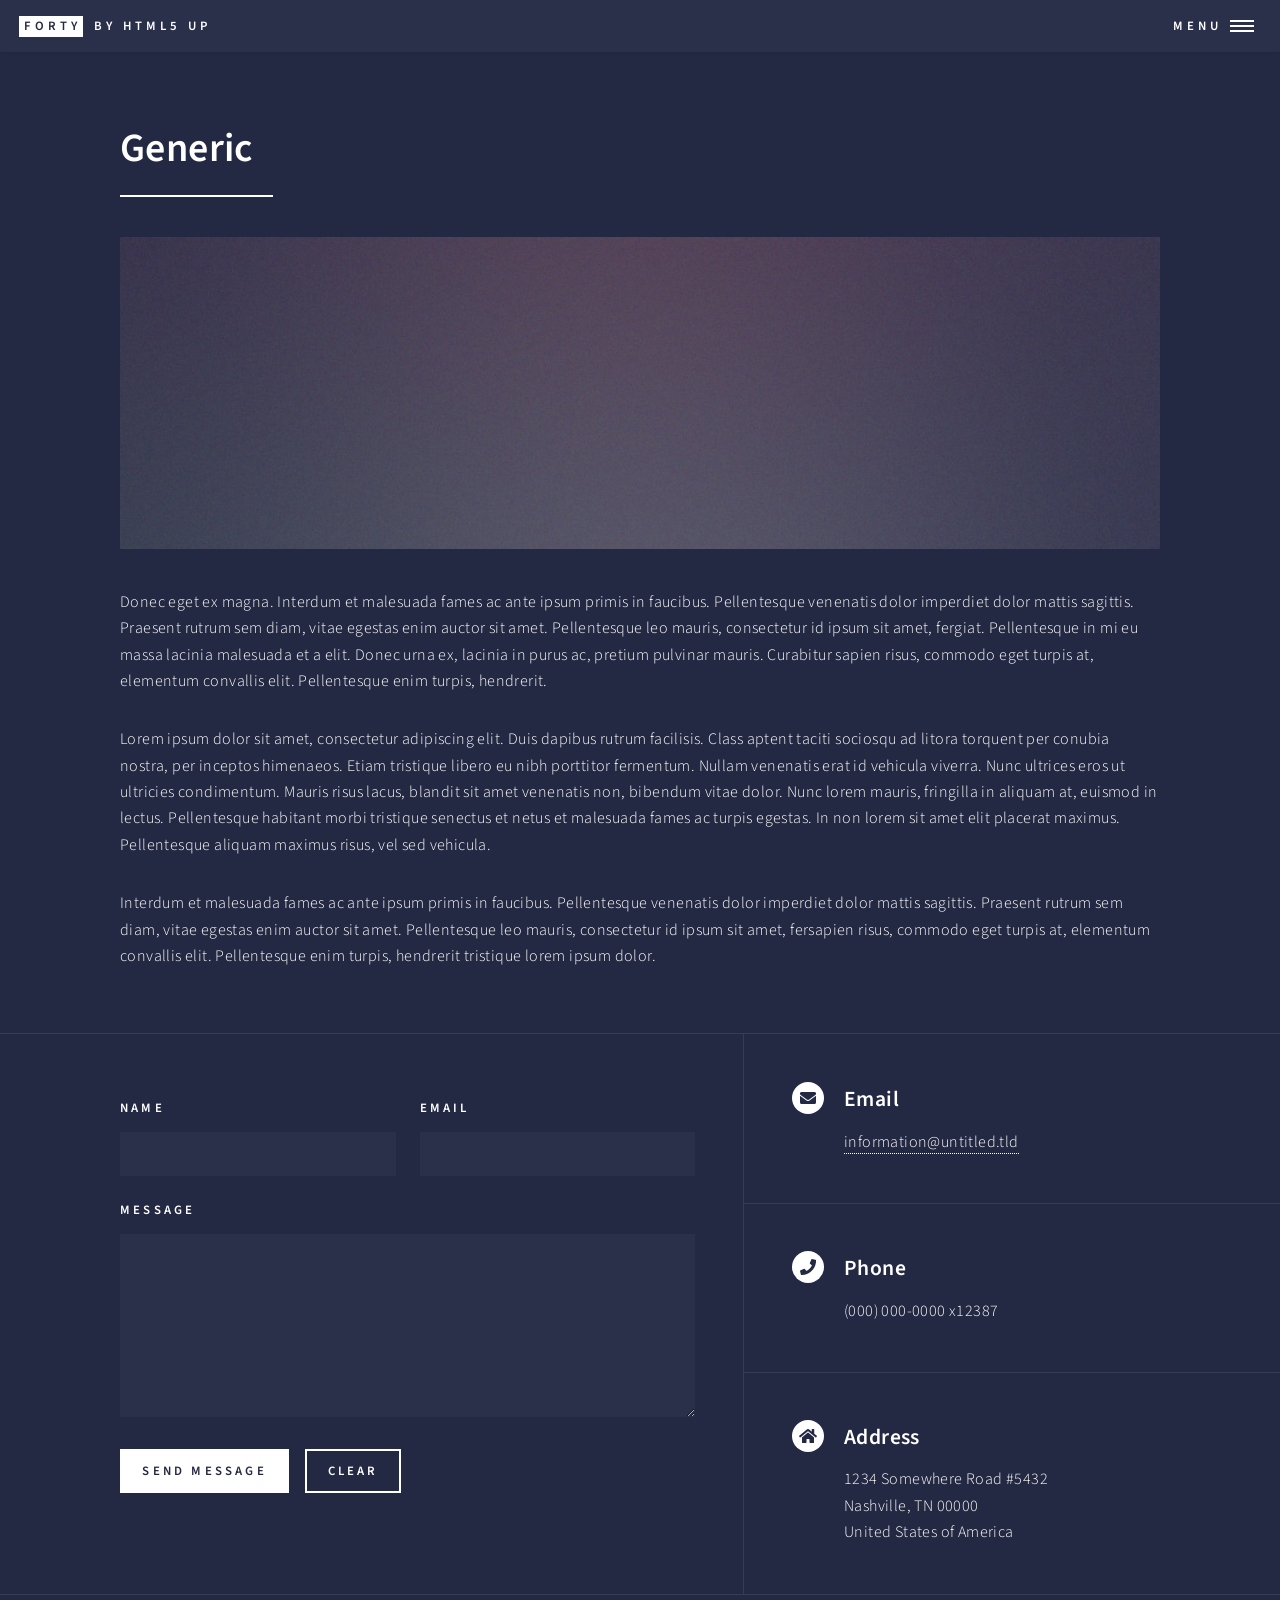
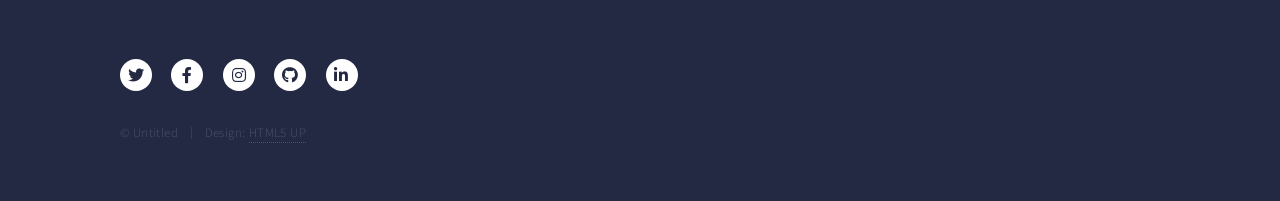
<file: html5up-forty/generic.html>
<!DOCTYPE HTML>
<!--
	Forty by HTML5 UP
	html5up.net | @ajlkn
	Free for personal and commercial use under the CCA 3.0 license (html5up.net/license)
-->
<html>
	<head>
		<title>Generic - Forty by HTML5 UP</title>
		<meta charset="utf-8" />
		<meta name="viewport" content="width=device-width, initial-scale=1, user-scalable=no" />
		<link rel="stylesheet" href="assets/css/main.css" />
		<noscript><link rel="stylesheet" href="assets/css/noscript.css" /></noscript>
	</head>
	<body class="is-preload">

		<!-- Wrapper -->
			<div id="wrapper">

				<!-- Header -->
					<header id="header">
						<a href="index.html" class="logo"><strong>Forty</strong> <span>by HTML5 UP</span></a>
						<nav>
							<a href="#menu">Menu</a>
						</nav>
					</header>

				<!-- Menu -->
					<nav id="menu">
						<ul class="links">
							<li><a href="index.html">Home</a></li>
							<li><a href="landing.html">Landing</a></li>
							<li><a href="generic.html">Generic</a></li>
							<li><a href="elements.html">Elements</a></li>
						</ul>
						<ul class="actions stacked">
							<li><a href="#" class="button primary fit">Get Started</a></li>
							<li><a href="#" class="button fit">Log In</a></li>
						</ul>
					</nav>

				<!-- Main -->
					<div id="main" class="alt">

						<!-- One -->
							<section id="one">
								<div class="inner">
									<header class="major">
										<h1>Generic</h1>
									</header>
									<span class="image main"><img src="images/pic11.jpg" alt="" /></span>
									<p>Donec eget ex magna. Interdum et malesuada fames ac ante ipsum primis in faucibus. Pellentesque venenatis dolor imperdiet dolor mattis sagittis. Praesent rutrum sem diam, vitae egestas enim auctor sit amet. Pellentesque leo mauris, consectetur id ipsum sit amet, fergiat. Pellentesque in mi eu massa lacinia malesuada et a elit. Donec urna ex, lacinia in purus ac, pretium pulvinar mauris. Curabitur sapien risus, commodo eget turpis at, elementum convallis elit. Pellentesque enim turpis, hendrerit.</p>
									<p>Lorem ipsum dolor sit amet, consectetur adipiscing elit. Duis dapibus rutrum facilisis. Class aptent taciti sociosqu ad litora torquent per conubia nostra, per inceptos himenaeos. Etiam tristique libero eu nibh porttitor fermentum. Nullam venenatis erat id vehicula viverra. Nunc ultrices eros ut ultricies condimentum. Mauris risus lacus, blandit sit amet venenatis non, bibendum vitae dolor. Nunc lorem mauris, fringilla in aliquam at, euismod in lectus. Pellentesque habitant morbi tristique senectus et netus et malesuada fames ac turpis egestas. In non lorem sit amet elit placerat maximus. Pellentesque aliquam maximus risus, vel sed vehicula.</p>
									<p>Interdum et malesuada fames ac ante ipsum primis in faucibus. Pellentesque venenatis dolor imperdiet dolor mattis sagittis. Praesent rutrum sem diam, vitae egestas enim auctor sit amet. Pellentesque leo mauris, consectetur id ipsum sit amet, fersapien risus, commodo eget turpis at, elementum convallis elit. Pellentesque enim turpis, hendrerit tristique lorem ipsum dolor.</p>
								</div>
							</section>

					</div>

				<!-- Contact -->
					<section id="contact">
						<div class="inner">
							<section>
								<form method="post" action="#">
									<div class="fields">
										<div class="field half">
											<label for="name">Name</label>
											<input type="text" name="name" id="name" />
										</div>
										<div class="field half">
											<label for="email">Email</label>
											<input type="text" name="email" id="email" />
										</div>
										<div class="field">
											<label for="message">Message</label>
											<textarea name="message" id="message" rows="6"></textarea>
										</div>
									</div>
									<ul class="actions">
										<li><input type="submit" value="Send Message" class="primary" /></li>
										<li><input type="reset" value="Clear" /></li>
									</ul>
								</form>
							</section>
							<section class="split">
								<section>
									<div class="contact-method">
										<span class="icon solid alt fa-envelope"></span>
										<h3>Email</h3>
										<a href="#">information@untitled.tld</a>
									</div>
								</section>
								<section>
									<div class="contact-method">
										<span class="icon solid alt fa-phone"></span>
										<h3>Phone</h3>
										<span>(000) 000-0000 x12387</span>
									</div>
								</section>
								<section>
									<div class="contact-method">
										<span class="icon solid alt fa-home"></span>
										<h3>Address</h3>
										<span>1234 Somewhere Road #5432<br />
										Nashville, TN 00000<br />
										United States of America</span>
									</div>
								</section>
							</section>
						</div>
					</section>

				<!-- Footer -->
					<footer id="footer">
						<div class="inner">
							<ul class="icons">
								<li><a href="#" class="icon brands alt fa-twitter"><span class="label">Twitter</span></a></li>
								<li><a href="#" class="icon brands alt fa-facebook-f"><span class="label">Facebook</span></a></li>
								<li><a href="#" class="icon brands alt fa-instagram"><span class="label">Instagram</span></a></li>
								<li><a href="#" class="icon brands alt fa-github"><span class="label">GitHub</span></a></li>
								<li><a href="#" class="icon brands alt fa-linkedin-in"><span class="label">LinkedIn</span></a></li>
							</ul>
							<ul class="copyright">
								<li>&copy; Untitled</li><li>Design: <a href="https://html5up.net">HTML5 UP</a></li>
							</ul>
						</div>
					</footer>

			</div>

		<!-- Scripts -->
			<script src="assets/js/jquery.min.js"></script>
			<script src="assets/js/jquery.scrolly.min.js"></script>
			<script src="assets/js/jquery.scrollex.min.js"></script>
			<script src="assets/js/browser.min.js"></script>
			<script src="assets/js/breakpoints.min.js"></script>
			<script src="assets/js/util.js"></script>
			<script src="assets/js/main.js"></script>

	</body>
</html>
</file>
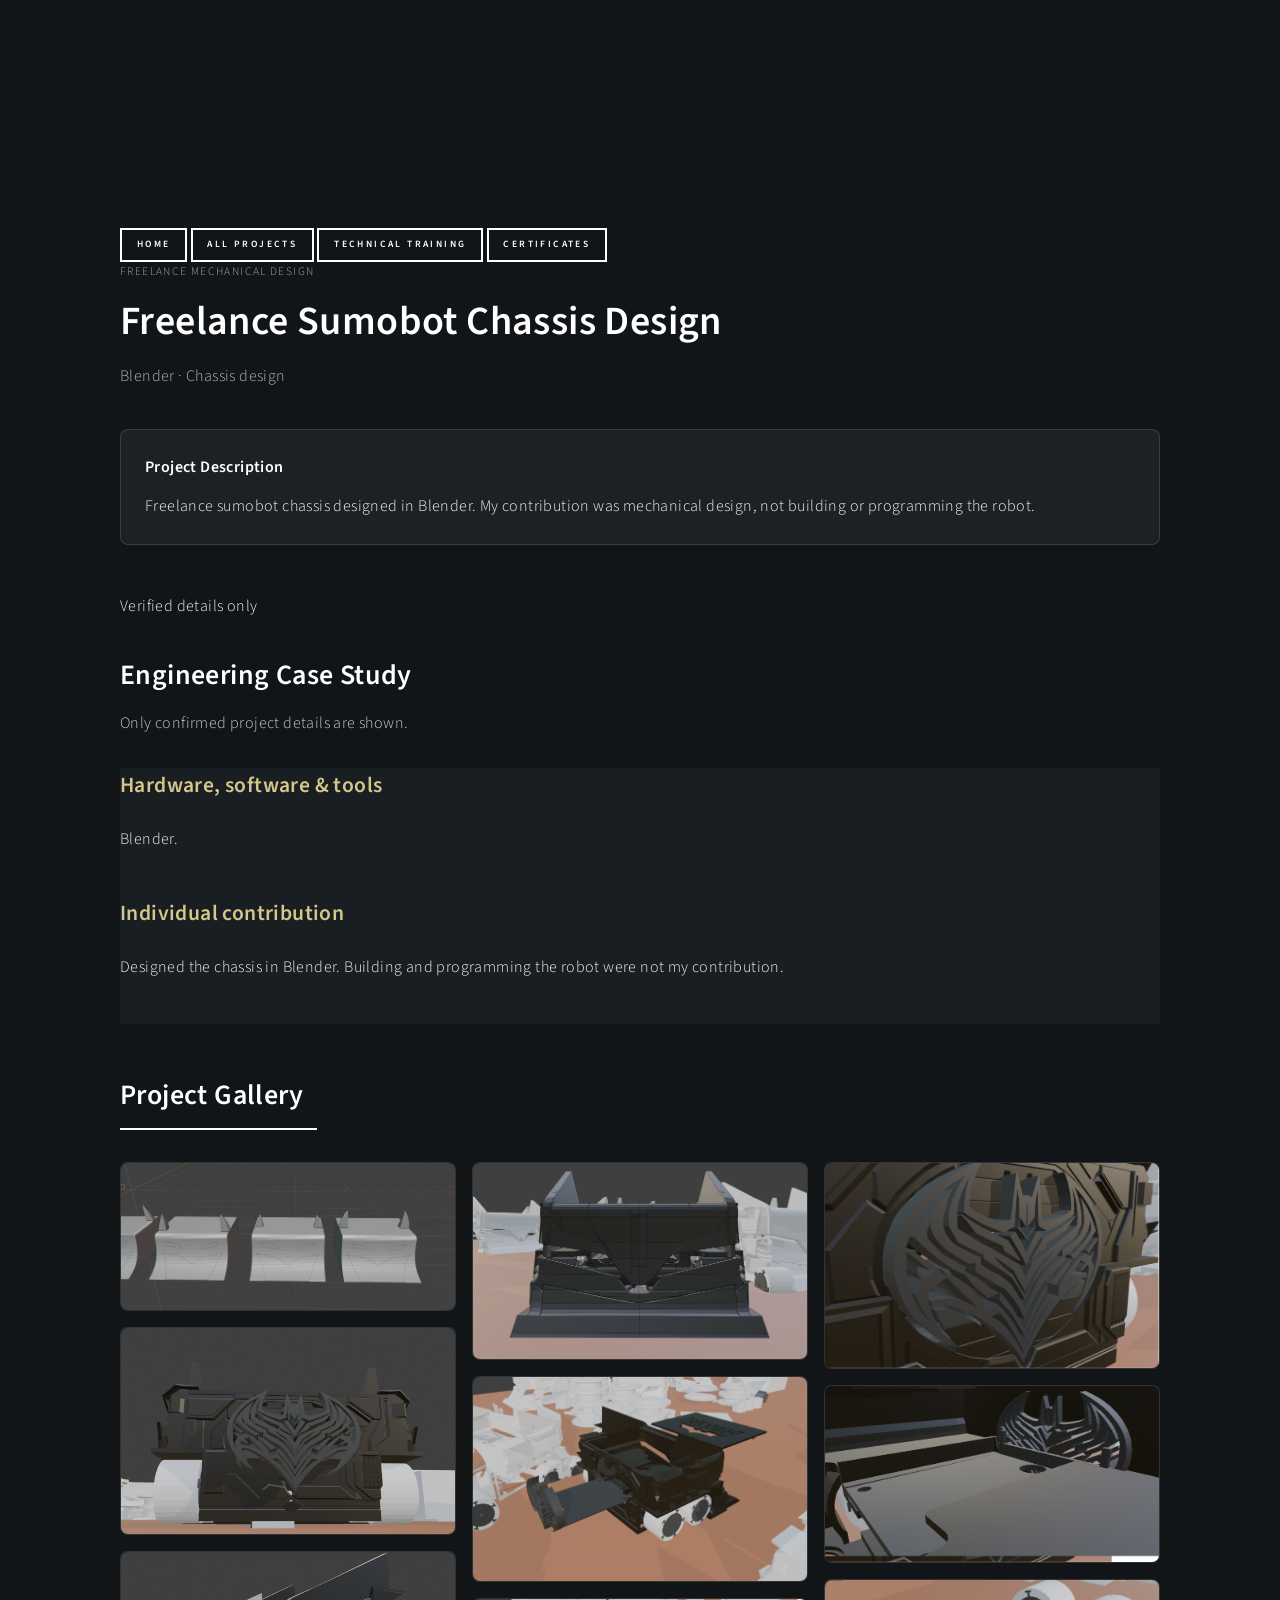
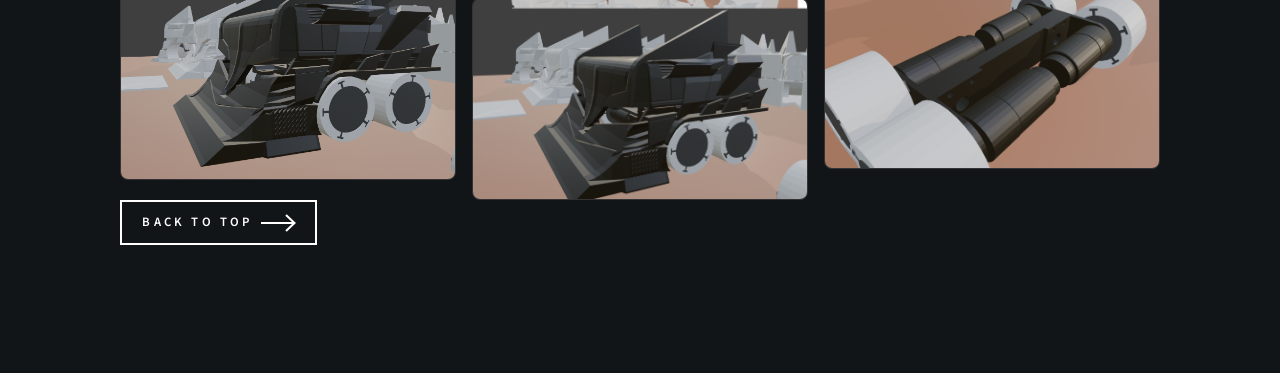
<file: html5up-forty/landing.html>
<!DOCTYPE HTML>
<html lang="en">
<head>
    <title>Project | Jibril Paddil</title>
    <meta charset="utf-8" />
    <meta name="viewport" content="width=device-width, initial-scale=1" />
    <link rel="stylesheet" href="assets/css/main.css" />
    <noscript><link rel="stylesheet" href="assets/css/noscript.css" /></noscript>
    <link rel="stylesheet" href="../portfolio.css" />
    <style>
        :root { --panel: rgba(255,255,255,.055); --line: rgba(255,255,255,.12); }
        body {
            background: #20252a url("images/front-photo-background (2).jpg") center / cover fixed no-repeat;
        }
        body::before {
            content: "";
            position: fixed;
            inset: 0;
            z-index: -1;
            background: rgba(13, 13, 13, .2);
        }
        .project-page { padding: 7rem 2rem 4rem; }
        .project-page .inner { max-width: 1150px; margin:0 auto; }
        .project-top { margin-bottom: 2.5rem; }
        .back-link { margin-bottom: 1.25rem; }
        .project-kicker { text-transform:uppercase; letter-spacing:.12em; font-size:.72rem; opacity:.65; margin-bottom:.5rem; }
        #project-title { margin-bottom:.5rem; }
        #project-tech { opacity:.72; margin:0; }
        .project-description-box {
            margin: 2rem 0 3rem; padding: 1.5rem;
            background:var(--panel); border:1px solid var(--line); border-radius:8px;
        }
        .project-description-box h2 { font-size:1rem; margin-bottom:.75rem; }
        #project-description { margin:0; line-height:1.75; }
        .case-study { margin: 2rem 0 3rem; }
        .case-study[hidden] { display: none !important; }
        .case-study h2 { margin-bottom: .75rem; }
        .case-study-note { max-width: 760px; color: #c4cbd1; }
        .case-study-grid article { min-height: 8rem; }
        .case-study-grid h3 { color: #d5c68a; }
        .case-study-grid p { line-height: 1.65; }
        .media-grid {
            column-count: 3;
            column-gap: 1rem;
        }
        .media-item {
            break-inside: avoid;
            margin:0 0 1rem;
            overflow:hidden; border-radius:8px; background:#171717;
            border:1px solid var(--line);
        }
        .media-item img, .media-item video {
            display:block; width:100%; height:auto; max-height:520px; object-fit:cover;
        }
        .media-item img { cursor: zoom-in; }
        .media-item video { background:#080808; }
        .image-viewer {
            position:fixed; inset:0; z-index:1000; width:min(96vw, 1400px); max-width:none; max-height:92vh;
            margin:auto; padding:2rem; border:1px solid #657278; background:#111518; color:#f1f3f4;
        }
        .image-viewer:not([open]) { display:none; }
        .image-viewer::backdrop { background:rgba(0,0,0,.86); }
        .image-viewer img { max-width:min(94vw, 1400px); max-height:92vh; width:auto; height:auto; object-fit:contain; cursor:default; }
        .image-viewer button { position:absolute; top:1rem; right:1rem; cursor:pointer; }
        @media screen and (max-width:736px) {
            .project-page { padding:6rem 1.25rem 3rem; }
            .media-grid { column-count:2; }
        }
        @media screen and (max-width:560px) {
            .media-grid { column-count:1; }
        }
        @media (prefers-reduced-motion: reduce) { * { scroll-behavior:auto !important; } }
    </style>
</head>
<body id="top" class="is-preload">
<div id="wrapper">
    <main class="project-page">
        <div class="inner">
            <div class="project-top">
                <nav aria-label="Page navigation">
                    <a href="../index.html" class="button small">Home</a>
                    <a href="../index.html#projects" class="button small">All projects</a>
                    <a href="../training.html" class="button small">Technical training</a>
                    <a href="../certificates.html" class="button small">Certificates</a>
                </nav>
                <p id="project-kicker" class="project-kicker"></p>
                <h1 id="project-title">Project</h1>
                <p id="project-tech"></p>
            </div>

            <section class="project-description-box">
                <h2>Project Description</h2>
                <!-- EDIT THIS CONTENT IN THE PROJECTS OBJECT BELOW. -->
                <p id="project-description"></p>
            </section>

            <section class="case-study" aria-labelledby="case-study-title">
                <p class="section-kicker">Verified details only</p>
                <h2 id="case-study-title">Engineering Case Study</h2>
                <p class="case-study-note">Only confirmed project details are shown.</p>
                <div id="case-study-grid" class="case-study-grid"></div>
            </section>

            <header class="major">
                <h2>Project Gallery</h2>
            </header>
            <div id="media-grid" class="media-grid" aria-label="Project images and videos"></div>
            <ul class="actions">
                <li><a href="#top" class="button next">Back to Top</a></li>
            </ul>
        </div>
    </main>
</div>

<dialog class="image-viewer" id="image-viewer" aria-label="Expanded project image">
    <form method="dialog"><button id="image-viewer-close" type="submit" class="button small" aria-label="Close expanded image">Close</button></form>
</dialog>

<script>
(function () {
    const base = 'images/';
    const videoBase = 'https://media.githubusercontent.com/media/JPBweb/Project-Univ/main/html5up-forty/images/';
    const imageExt = /\.(png|jpe?g|jfif|webp|gif|avif)$/i;
    const videoExt = /\.(mp4|webm|ogg)$/i;

    /*
     * EDIT YOUR PROJECT DESCRIPTIONS HERE.
     * You can also add/remove images and videos from each media array.
     */
    const projects = {
        'rc-car': {
            title: 'Freelance RC Car Chassis Design',
            kicker: 'Freelance Mechanical Design',
            tech: 'Blender · STL · 3MF · 3D printing',
            description: 'Freelance RC-car chassis modeled in Blender. The design considered component dimensions, placement, and clearances, and STL and 3MF files were prepared for 3D printing.',
            media: [],
            caseStudy: {
                tools: 'Blender; STL and 3MF print-file formats.',
                contribution: 'Modeled the chassis, considered component dimensions, placement, and clearances, and prepared STL and 3MF files.',
                testing: 'I did not calibrate a 3D printer or verify the final physical fit through my own test prints.'
            },
            architectureImage: '',
            sourceUrl: ''
        },
        sumobot: {
            title: 'Freelance Sumobot Chassis Design',
            kicker: 'Freelance Mechanical Design',
            tech: 'Blender · Chassis design',
            description: 'Freelance sumobot chassis designed in Blender. My contribution was mechanical design, not building or programming the robot.',
            media: ['sumubot2.png','sumubot3.png','sumubot4.png','sumubot5.png','sumubot6.png','sumubot7.png','sumubot8.png','sumubot9.png','sumubot11.png'],
            caseStudy: {
                tools: 'Blender.',
                contribution: 'Designed the chassis in Blender. Building and programming the robot were not my contribution.'
            },
            architectureImage: '',
            sourceUrl: ''
        },
        jeepney: {
            title: 'GPS-Based Jeepney Arrival Time Prediction System',
            kicker: 'Thesis Project',
            tech: 'Team thesis · Design contribution',
            description: 'Team thesis about a GPS-based jeepney arrival-time prediction system. My confirmed individual contribution was design.',
            media: ['jeepney2.png','jeepney3.png','jeepney4.png','jeepney5.png','jeepney6.png','jeepney7.png','jeepney8.png','jeepney9.png','jeepney10.png','jeepneyvid.mp4'],
            caseStudy: {
                contribution: 'Design.'
            },
            architectureImage: '',
            sourceUrl: ''
        },
        rivet: {
            title: 'Automated Rivet Manufacturing Process',
            kicker: 'Manufacturing Automation',
            tech: 'Manufacturing process animation',
            description: 'Animation of an automated rivet manufacturing process.',
            media: ['rivet-process2.png','rivet-process3.png','rivet-process4.png','rivet-process5.png','rivet-process6.png','rivet-process7.png','rivet-processvid.mp4'],
            caseStudy: {},
            architectureImage: '',
            sourceUrl: ''
        },
        'smart-building': {
            title: 'Smart Building Automation System',
            kicker: 'Automation & Monitoring',
            tech: 'Introductory group project',
            description: 'Group project titled Smart Building Automation System.',
            media: ['smart-building.bg.jfif','smart-building2.png','smart-building3.png','smart-building4.png','smart-building5.png','smart-buildingvid.mp4'],
            caseStudy: {},
            architectureImage: '',
            sourceUrl: ''
        },
        'smart-house': {
            title: '3D Printed Smart House',
            kicker: '3D Design & Home Automation',
            tech: 'Introductory group project',
            description: 'Group project titled 3D Printed Smart House.',
            media: ['smart-house2.png','smart-house3.png','smart-house4.png','smart-house5.png','smart-house6.png','smart-house8.png','smart-house9.jfif','smart-house10.jfif','smart-house11.jfif','smart-house12.jfif','smart-house13.jfif','smart-house16.png','smart-house17.png','smart-house18.png','smart-housevid.mp4','smart-housevid2.mp4','smart-housevid3.mp4','smart-housevid4.mp4'],
            caseStudy: {},
            architectureImage: '',
            sourceUrl: ''
        }
    };

    const key = new URLSearchParams(location.search).get('project') || 'sumobot';
    const project = projects[key] || projects.sumobot;

    document.title = project.title + ' | Jibril Paddil';
    document.getElementById('project-kicker').textContent = project.kicker;
    document.getElementById('project-title').textContent = project.title;
    document.getElementById('project-tech').textContent = project.tech;
    document.getElementById('project-description').textContent = project.description;

    const grid = document.getElementById('media-grid');
    const caseStudyGrid = document.getElementById('case-study-grid');
    const caseStudyLabels = {
        tools: 'Hardware, software & tools',
        problem: 'Engineering problem',
        objectives: 'Objectives & requirements',
        contribution: 'Individual contribution',
        architecture: 'System architecture',
        implementation: 'Implementation & control',
        testing: 'Testing & results',
        limitations: 'Limitations',
        lessons: 'Lessons learned'
    };
    const caseStudy = project.caseStudy || {};

    Object.keys(caseStudyLabels).forEach(function (key) {
        if (!caseStudy[key] && !(key === 'architecture' && project.architectureImage)) return;
        const article = document.createElement('article');
        const heading = document.createElement('h3');
        heading.textContent = caseStudyLabels[key];
        article.appendChild(heading);
        if (caseStudy[key]) {
            const description = document.createElement('p');
            description.textContent = caseStudy[key];
            article.appendChild(description);
        }

        if (key === 'architecture' && project.architectureImage &&
            /^[\w-]+\.(png|jpe?g|webp)$/i.test(project.architectureImage)) {
            const image = document.createElement('img');
            image.src = base + project.architectureImage;
            image.alt = project.title + ' system architecture diagram';
            image.loading = 'lazy';
            image.tabIndex = 0;
            image.setAttribute('role', 'button');
            image.setAttribute('aria-label', 'Enlarge ' + image.alt);
            image.addEventListener('click', function () {
                showImage(image);
            });
            image.addEventListener('keydown', function (event) {
                if (event.key === 'Enter' || event.key === ' ') {
                    event.preventDefault();
                    image.click();
                }
            });
            article.appendChild(image);
        }

        caseStudyGrid.appendChild(article);
    });
    if (!caseStudyGrid.children.length && !project.architectureImage) {
        document.querySelector('.case-study').hidden = true;
    }

    if (project.sourceUrl && /^https:\/\/[^\s]+$/i.test(project.sourceUrl)) {
        const sourceLink = document.createElement('a');
        sourceLink.href = project.sourceUrl;
        sourceLink.target = '_blank';
        sourceLink.rel = 'noopener';
        sourceLink.textContent = 'View project source code';
        caseStudyGrid.appendChild(sourceLink);
    }

    const videoObserver = 'IntersectionObserver' in window
        ? new IntersectionObserver(function (entries, observer) {
            entries.forEach(function (entry) {
                if (!entry.isIntersecting) return;
                const video = entry.target;
                if (!video.src) {
                    video.src = video.dataset.src;
                    video.load();
                }
                observer.unobserve(video);
            });
        }, { rootMargin: '300px 0px' })
        : null;

    project.media.forEach(function (name) {
        const figure = document.createElement('figure');
        figure.className = 'media-item';

        if (videoExt.test(name)) {
            const video = document.createElement('video');
            video.dataset.src = videoBase + name;
            video.controls = true;
            video.muted = true;
            video.playsInline = true;
            video.preload = 'none';
            video.setAttribute('aria-label', project.title + ' project video');
            video.poster = base + project.media.find(function (asset) {
                return imageExt.test(asset);
            });
            figure.appendChild(video);
            if (videoObserver) videoObserver.observe(video);
            else video.src = video.dataset.src;
        } else if (imageExt.test(name)) {
            const img = document.createElement('img');
            img.src = base + name;
            img.alt = project.title + ' project image';
            img.loading = 'lazy';
            img.tabIndex = 0;
            img.setAttribute('role', 'button');
            img.setAttribute('aria-label', 'Enlarge ' + img.alt);
            figure.appendChild(img);
        } else {
            return;
        }

        grid.appendChild(figure);
    });

    if (!grid.children.length) {
        const empty = document.createElement('p');
        empty.className = 'media-empty';
        empty.setAttribute('role', 'status');
        empty.textContent = 'No project media is available for this case study.';
        grid.appendChild(empty);
    }

    const viewer = document.getElementById('image-viewer');
    let viewerImage;
    let lastFocusedImage;
    function showImage(image) {
        if (!viewerImage) {
            viewerImage = document.createElement('img');
            viewer.appendChild(viewerImage);
        }
        viewerImage.src = image.src;
        viewerImage.alt = image.alt;
        lastFocusedImage = image;
        viewer.showModal();
    }

    grid.querySelectorAll('img').forEach(function (image) {
        image.addEventListener('keydown', function (event) {
            if (event.key === 'Enter' || event.key === ' ') {
                event.preventDefault();
                image.click();
            }
        });
    });

    const closeViewer = function () {
        if (viewer.open) viewer.close();
    };
    viewer.addEventListener('close', function () {
        if (viewerImage) viewerImage.removeAttribute('src');
        if (lastFocusedImage) lastFocusedImage.focus();
    });

    grid.addEventListener('click', function (event) {
        const image = event.target.closest('img');
        if (!image) return;
        showImage(image);
    });
    document.getElementById('image-viewer-close').addEventListener('click', function (event) {
        event.preventDefault();
        closeViewer();
    });
    viewer.addEventListener('click', function (event) {
        if (event.target === viewer) closeViewer();
    });
})();
</script>
</body>
</html>
</file>
<file: html5up-forty/assets/css/noscript.css>
/*
	Forty by HTML5 UP
	html5up.net | @ajlkn
	Free for personal and commercial use under the CCA 3.0 license (html5up.net/license)
*/

/* Banner */

	body.is-preload #banner:after {
		opacity: 0.85;
	}

	body.is-preload #banner > .inner {
		-moz-filter: none;
		-webkit-filter: none;
		-ms-filter: none;
		filter: none;
		-moz-transform: none;
		-webkit-transform: none;
		-ms-transform: none;
		transform: none;
		opacity: 1;
	}
</file>
<file: portfolio.css>
:root {
    color-scheme: dark;
    --portfolio-bg: #111518;
    --portfolio-surface: #191e22;
    --portfolio-line: #343b40;
    --portfolio-text: #f1f3f4;
    --portfolio-muted: #c4cbd1;
    --portfolio-accent: #d5c68a;
}

html {
    min-width: 0;
    scroll-behavior: smooth;
    scroll-padding-top: 5rem;
}

body,
#wrapper {
    min-width: 0;
    width: 100%;
    background: var(--portfolio-bg) !important;
    color: var(--portfolio-text);
}

body {
    font-size: 1rem;
}

a {
    text-underline-offset: .2em;
}

a:focus-visible,
button:focus-visible,
video:focus-visible,
summary:focus-visible {
    outline: 3px solid var(--portfolio-accent);
    outline-offset: 3px;
}

.portfolio-nav a {
    border-radius: 2px;
}

#banner {
    min-height: min(92svh, 900px);
}

#banner .intro-name,
#banner .intro-text h1 {
    letter-spacing: .025em;
    text-transform: none;
}

#banner > .inner .content p.hero-headline {
    max-width: 880px;
    margin: 0 auto .75rem;
    font-size: clamp(1.15rem, 2.2vw, 1.65rem);
    font-weight: 700;
    letter-spacing: normal;
    line-height: 1.45;
    text-transform: none;
}

#banner > .inner .content p.hero-headline span {
    display: block;
}

#banner > .inner .content p.hero-summary {
    max-width: 720px;
    margin: 0 auto;
    color: var(--portfolio-muted);
    font-size: 1rem;
    letter-spacing: normal;
    line-height: 1.75;
    text-transform: none;
}

#banner .profile-photo {
    border-color: #87999b;
    box-shadow: none;
    animation: none;
}

#banner > .inner .content {
    display: block;
    width: 100%;
    text-align: center;
}

.hero-actions {
    align-items: center;
}

#resume-action:empty {
    display: none;
}

.hero-actions .button,
.portfolio-nav a,
.projects-controls .button {
    border-radius: 2px;
}

.hero-actions .button:hover,
.portfolio-nav a:hover,
.projects-controls .button:hover {
    box-shadow: none;
    transform: translateY(-1px);
}

#main,
#projects,
#projects.tiles {
    background: var(--portfolio-bg) !important;
}

#projects.tiles {
    padding: clamp(3rem, 7vw, 6rem) 0;
    scroll-margin-top: 4rem;
}

.projects-heading {
    width: min(100%, 1120px);
    margin: 0 auto;
    padding: 0 clamp(1.25rem, 5vw, 4rem) 1.25rem;
}

.projects-heading .section-kicker {
    margin-bottom: .35rem;
}

.projects-heading h2 {
    font-size: clamp(2rem, 4vw, 3rem);
}

.projects-viewport {
    width: min(100%, 1200px);
    margin: 0 auto;
    overflow: visible;
    cursor: default;
}

#projects.tiles .projects-track {
    display: grid;
    grid-template-columns: repeat(auto-fit, minmax(min(100%, 280px), 1fr));
    width: 100%;
    max-width: 1200px;
    box-sizing: border-box;
    margin: 0 auto;
    padding: 1rem clamp(1.25rem, 5vw, 4rem);
    gap: 1.25rem;
    align-items: stretch;
}

#projects.tiles article,
#projects.tiles article:hover,
#projects.tiles article.is-hovered {
    display: flex;
    flex-direction: column;
    align-items: stretch;
    width: 100% !important;
    height: auto;
    min-width: 0;
    min-height: 0;
    max-height: none;
    flex: initial;
    padding: 0 !important;
    margin: 0 !important;
    overflow: hidden;
    border: 1px solid var(--portfolio-line);
    border-radius: 2px;
    background-color: var(--portfolio-surface);
    transform: none !important;
    box-shadow: none;
    filter: none;
    opacity: 1;
}

#projects.tiles article:hover {
    border-color: #657278;
    transform: translateY(-2px) !important;
}

#projects.tiles article .project-preview {
    position: relative;
    inset: auto;
    z-index: 0;
    width: 100%;
    height: auto;
    aspect-ratio: 16 / 10;
    flex: 0 0 auto;
    background-color: #20252a;
}

#projects.tiles article .project-preview::after {
    background: linear-gradient(180deg, transparent 55%, rgba(8, 11, 13, .25) 100%);
    opacity: 1;
}

#projects.tiles article .project-preview img,
#projects.tiles article .project-preview video {
    filter: none;
}

#projects.tiles article .cover-photo {
    top: 0;
    right: 0;
    bottom: auto;
    left: 0;
    z-index: 3;
    width: 100%;
    height: auto;
    aspect-ratio: 16 / 10;
    object-fit: cover;
    opacity: 0;
}

#projects.tiles article:hover .cover-photo,
#projects.tiles article.is-hovered .cover-photo {
    opacity: 1;
    transform: none;
}

#projects.tiles article .image {
    z-index: 6;
}

#projects.tiles article .cover-photo,
#projects.tiles article .project-preview img,
#projects.tiles article .project-preview video {
    border-radius: 0;
}

#projects.tiles article header.major {
    position: relative;
    inset: auto;
    z-index: 8;
    display: block;
    width: 100%;
    max-width: 100%;
    height: auto;
    min-height: 0;
    box-sizing: border-box;
    padding: 1.25rem;
    margin: 0;
    overflow: visible;
    background: var(--portfolio-surface);
    transform: none !important;
    opacity: 1 !important;
    pointer-events: none;
}

#projects.tiles article.has-long-content header.major {
    height: auto;
    justify-content: initial;
}

#projects.tiles article header.major h3 {
    width: auto;
    max-width: 100%;
    margin-bottom: .65rem;
    font-size: 1.12rem;
    overflow-wrap: anywhere;
}

#projects.tiles article header.major h3::after {
    display: none;
}

#projects.tiles article header.major p {
    width: auto;
    max-width: 100%;
    color: var(--portfolio-muted);
    font-size: .88rem;
    font-weight: 400;
    letter-spacing: normal;
    text-transform: none;
    overflow-wrap: anywhere;
}

#projects.tiles article header.major a {
    position: relative;
    z-index: 9;
    color: var(--portfolio-text);
    pointer-events: auto;
}

.projects-controls {
    display: none;
}

#training,
#skills,
#about,
#contact {
    background: var(--portfolio-bg);
}

#training,
#skills {
    border-top: 1px solid var(--portfolio-line);
}

#training .actions {
    margin-top: 1.5rem;
}

#training h2,
#skills h2,
#about h2,
#contact h2 {
    font-size: clamp(1.8rem, 3.5vw, 2.6rem);
}

#about .about-grid {
    align-items: start;
}

#about p,
#contact p {
    color: var(--portfolio-muted);
    line-height: 1.75;
}

#contact {
    border-top: 1px solid var(--portfolio-line);
}

#contact .actions {
    display: flex;
    flex-wrap: wrap;
    gap: .75rem;
    padding-left: 0;
}

#contact .actions li {
    padding-left: 0;
}

#contact .actions .button {
    min-width: 0;
    white-space: normal;
}

.skills-grid article,
.training-facts article,
.case-study-grid article,
.certificate-card {
    border-radius: 2px;
    background: var(--portfolio-surface);
    border-color: var(--portfolio-line);
}

.certificate-card h2 {
    line-height: 1.45;
}

.certificate-metadata {
    display: grid;
    grid-template-columns: auto 1fr;
    gap: .25rem .75rem;
    margin: .5rem 0 1rem;
}

.certificate-metadata dt {
    font-weight: 700;
}

.certificate-metadata dd {
    margin: 0;
    color: var(--portfolio-muted);
}

.case-study-grid img {
    display: block;
    max-width: 100%;
    max-height: 24rem;
    margin-top: 1rem;
    cursor: zoom-in;
}

.portfolio-section .text-link,
.portfolio-section .skill-level,
.portfolio-section .section-kicker,
.portfolio-section .item-kicker {
    color: var(--portfolio-accent);
}

.portfolio-section .actions {
    display: flex;
    flex-wrap: wrap;
    gap: .75rem;
    padding-left: 0;
}

.portfolio-section .actions li {
    padding-left: 0;
}

.portfolio-section .actions .button {
    min-width: 0;
    white-space: normal;
}

@media (max-width: 736px) {
    .portfolio-nav {
        justify-content: center;
        overflow: visible;
    }

    #projects.tiles .projects-track {
        grid-template-columns: 1fr;
    }

    #projects.tiles article,
    #projects.tiles article:hover,
    #projects.tiles article.is-hovered {
        min-height: 22rem;
    }

    #projects.tiles .projects-track {
        grid-template-columns: minmax(0, 1fr);
    }

    #projects.tiles article,
    #projects.tiles article:hover,
    #projects.tiles article.is-hovered {
        min-height: 0;
    }
}

@media (prefers-reduced-motion: reduce) {
    html {
        scroll-behavior: auto;
    }

    *,
    *::before,
    *::after {
        animation-duration: .01ms !important;
        animation-iteration-count: 1 !important;
        transition-duration: .01ms !important;
    }
}
</file>
<file: html5up-forty/assets/css/main.css>
@import url(fontawesome-all.min.css);
@import url("https://fonts.googleapis.com/css?family=Source+Sans+Pro:300,300italic,600,600italic");

/*
	Forty by HTML5 UP
	html5up.net | @ajlkn
	Free for personal and commercial use under the CCA 3.0 license (html5up.net/license)
*/

html, body, div, span, applet, object,
iframe, h1, h2, h3, h4, h5, h6, p, blockquote,
pre, a, abbr, acronym, address, big, cite,
code, del, dfn, em, img, ins, kbd, q, s, samp,
small, strike, strong, sub, sup, tt, var, b,
u, i, center, dl, dt, dd, ol, ul, li, fieldset,
form, label, legend, table, caption, tbody,
tfoot, thead, tr, th, td, article, aside,
canvas, details, embed, figure, figcaption,
footer, header, hgroup, menu, nav, output, ruby,
section, summary, time, mark, audio, video {
	margin: 0;
	padding: 0;
	border: 0;
	font-size: 100%;
	font: inherit;
	vertical-align: baseline;}

article, aside, details, figcaption, figure,
footer, header, hgroup, menu, nav, section {
	display: block;}

body {
	line-height: 1;
}

ol, ul {
	list-style: none;
}

blockquote, q {
	quotes: none;
}

	blockquote:before, blockquote:after, q:before, q:after {
		content: '';
		content: none;
	}

table {
	border-collapse: collapse;
	border-spacing: 0;
}

body {
	-webkit-text-size-adjust: none;
}

mark {
	background-color: transparent;
	color: inherit;
}

input::-moz-focus-inner {
	border: 0;
	padding: 0;
}

input, select, textarea {
	-moz-appearance: none;
	-webkit-appearance: none;
	-ms-appearance: none;
	appearance: none;
}

/* Basic */

	@-ms-viewport {
		width: device-width;
	}

	body {
		-ms-overflow-style: scrollbar;
	}

	@media screen and (max-width: 480px) {

		html, body {
			min-width: 320px;
		}

	}

	html {
		box-sizing: border-box;
	}

	*, *:before, *:after {
		box-sizing: inherit;
	}

	body {
		background: #242943;
	}

		body.is-preload *, body.is-preload *:before, body.is-preload *:after {
			-moz-animation: none !important;
			-webkit-animation: none !important;
			-ms-animation: none !important;
			animation: none !important;
			-moz-transition: none !important;
			-webkit-transition: none !important;
			-ms-transition: none !important;
			transition: none !important;
		}

/* Type */

	body, input, select, textarea {
		color: #ffffff;
		font-family: "Source Sans Pro", Helvetica, sans-serif;
		font-size: 17pt;
		font-weight: 300;
		letter-spacing: 0.025em;
		line-height: 1.65;
	}

		@media screen and (max-width: 1680px) {

			body, input, select, textarea {
				font-size: 14pt;
			}

		}

		@media screen and (max-width: 1280px) {

			body, input, select, textarea {
				font-size: 12pt;
			}

		}

		@media screen and (max-width: 360px) {

			body, input, select, textarea {
				font-size: 11pt;
			}

		}

	a {
		-moz-transition: color 0.2s ease-in-out, border-bottom-color 0.2s ease-in-out;
		-webkit-transition: color 0.2s ease-in-out, border-bottom-color 0.2s ease-in-out;
		-ms-transition: color 0.2s ease-in-out, border-bottom-color 0.2s ease-in-out;
		transition: color 0.2s ease-in-out, border-bottom-color 0.2s ease-in-out;
		border-bottom: dotted 1px;
		color: inherit;
		text-decoration: none;
	}

		a:hover {
			border-bottom-color: transparent;
			color: #9bf1ff !important;
		}

		a:active {
			color: #53e3fb !important;
		}

	strong, b {
		color: #ffffff;
		font-weight: 600;
	}

	em, i {
		font-style: italic;
	}

	p {
		margin: 0 0 2em 0;
	}

	h1, h2, h3, h4, h5, h6 {
		color: #ffffff;
		font-weight: 600;
		line-height: 1.65;
		margin: 0 0 1em 0;
	}

		h1 a, h2 a, h3 a, h4 a, h5 a, h6 a {
			color: inherit;
			border-bottom: 0;
		}

	h1 {
		font-size: 2.5em;
	}

	h2 {
		font-size: 1.75em;
	}

	h3 {
		font-size: 1.35em;
	}

	h4 {
		font-size: 1.1em;
	}

	h5 {
		font-size: 0.9em;
	}

	h6 {
		font-size: 0.7em;
	}

	@media screen and (max-width: 736px) {

		h1 {
			font-size: 2em;
		}

		h2 {
			font-size: 1.5em;
		}

		h3 {
			font-size: 1.25em;
		}

	}

	sub {
		font-size: 0.8em;
		position: relative;
		top: 0.5em;
	}

	sup {
		font-size: 0.8em;
		position: relative;
		top: -0.5em;
	}

	blockquote {
		border-left: solid 4px rgba(212, 212, 255, 0.1);
		font-style: italic;
		margin: 0 0 2em 0;
		padding: 0.5em 0 0.5em 2em;
	}

	code {
		background: rgba(212, 212, 255, 0.035);
		font-family: "Courier New", monospace;
		font-size: 0.9em;
		margin: 0 0.25em;
		padding: 0.25em 0.65em;
	}

	pre {
		-webkit-overflow-scrolling: touch;
		font-family: "Courier New", monospace;
		font-size: 0.9em;
		margin: 0 0 2em 0;
	}

		pre code {
			display: block;
			line-height: 1.75;
			padding: 1em 1.5em;
			overflow-x: auto;
		}

	hr {
		border: 0;
		border-bottom: solid 1px rgba(212, 212, 255, 0.1);
		margin: 2em 0;
	}

		hr.major {
			margin: 3em 0;
		}

	.align-left {
		text-align: left;
	}

	.align-center {
		text-align: center;
	}

	.align-right {
		text-align: right;
	}

/* Row */

	.row {
		display: flex;
		flex-wrap: wrap;
		box-sizing: border-box;
		align-items: stretch;
	}

		.row > * {
			box-sizing: border-box;
		}

		.row.gtr-uniform > * > :last-child {
			margin-bottom: 0;
		}

		.row.aln-left {
			justify-content: flex-start;
		}

		.row.aln-center {
			justify-content: center;
		}

		.row.aln-right {
			justify-content: flex-end;
		}

		.row.aln-top {
			align-items: flex-start;
		}

		.row.aln-middle {
			align-items: center;
		}

		.row.aln-bottom {
			align-items: flex-end;
		}

		.row > .imp {
			order: -1;
		}

		.row > .col-1 {
			width: 8.33333%;
		}

		.row > .off-1 {
			margin-left: 8.33333%;
		}

		.row > .col-2 {
			width: 16.66667%;
		}

		.row > .off-2 {
			margin-left: 16.66667%;
		}

		.row > .col-3 {
			width: 25%;
		}

		.row > .off-3 {
			margin-left: 25%;
		}

		.row > .col-4 {
			width: 33.33333%;
		}

		.row > .off-4 {
			margin-left: 33.33333%;
		}

		.row > .col-5 {
			width: 41.66667%;
		}

		.row > .off-5 {
			margin-left: 41.66667%;
		}

		.row > .col-6 {
			width: 50%;
		}

		.row > .off-6 {
			margin-left: 50%;
		}

		.row > .col-7 {
			width: 58.33333%;
		}

		.row > .off-7 {
			margin-left: 58.33333%;
		}

		.row > .col-8 {
			width: 66.66667%;
		}

		.row > .off-8 {
			margin-left: 66.66667%;
		}

		.row > .col-9 {
			width: 75%;
		}

		.row > .off-9 {
			margin-left: 75%;
		}

		.row > .col-10 {
			width: 83.33333%;
		}

		.row > .off-10 {
			margin-left: 83.33333%;
		}

		.row > .col-11 {
			width: 91.66667%;
		}

		.row > .off-11 {
			margin-left: 91.66667%;
		}

		.row > .col-12 {
			width: 100%;
		}

		.row > .off-12 {
			margin-left: 100%;
		}

		.row.gtr-0 {
			margin-top: 0;
			margin-left: 0em;
		}

			.row.gtr-0 > * {
				padding: 0 0 0 0em;
			}

			.row.gtr-0.gtr-uniform {
				margin-top: 0em;
			}

				.row.gtr-0.gtr-uniform > * {
					padding-top: 0em;
				}

		.row.gtr-25 {
			margin-top: 0;
			margin-left: -0.5em;
		}

			.row.gtr-25 > * {
				padding: 0 0 0 0.5em;
			}

			.row.gtr-25.gtr-uniform {
				margin-top: -0.5em;
			}

				.row.gtr-25.gtr-uniform > * {
					padding-top: 0.5em;
				}

		.row.gtr-50 {
			margin-top: 0;
			margin-left: -1em;
		}

			.row.gtr-50 > * {
				padding: 0 0 0 1em;
			}

			.row.gtr-50.gtr-uniform {
				margin-top: -1em;
			}

				.row.gtr-50.gtr-uniform > * {
					padding-top: 1em;
				}

		.row {
			margin-top: 0;
			margin-left: -2em;
		}

			.row > * {
				padding: 0 0 0 2em;
			}

			.row.gtr-uniform {
				margin-top: -2em;
			}

				.row.gtr-uniform > * {
					padding-top: 2em;
				}

		.row.gtr-150 {
			margin-top: 0;
			margin-left: -3em;
		}

			.row.gtr-150 > * {
				padding: 0 0 0 3em;
			}

			.row.gtr-150.gtr-uniform {
				margin-top: -3em;
			}

				.row.gtr-150.gtr-uniform > * {
					padding-top: 3em;
				}

		.row.gtr-200 {
			margin-top: 0;
			margin-left: -4em;
		}

			.row.gtr-200 > * {
				padding: 0 0 0 4em;
			}

			.row.gtr-200.gtr-uniform {
				margin-top: -4em;
			}

				.row.gtr-200.gtr-uniform > * {
					padding-top: 4em;
				}

		@media screen and (max-width: 1680px) {

			.row {
				display: flex;
				flex-wrap: wrap;
				box-sizing: border-box;
				align-items: stretch;
			}

				.row > * {
					box-sizing: border-box;
				}

				.row.gtr-uniform > * > :last-child {
					margin-bottom: 0;
				}

				.row.aln-left {
					justify-content: flex-start;
				}

				.row.aln-center {
					justify-content: center;
				}

				.row.aln-right {
					justify-content: flex-end;
				}

				.row.aln-top {
					align-items: flex-start;
				}

				.row.aln-middle {
					align-items: center;
				}

				.row.aln-bottom {
					align-items: flex-end;
				}

				.row > .imp-xlarge {
					order: -1;
				}

				.row > .col-1-xlarge {
					width: 8.33333%;
				}

				.row > .off-1-xlarge {
					margin-left: 8.33333%;
				}

				.row > .col-2-xlarge {
					width: 16.66667%;
				}

				.row > .off-2-xlarge {
					margin-left: 16.66667%;
				}

				.row > .col-3-xlarge {
					width: 25%;
				}

				.row > .off-3-xlarge {
					margin-left: 25%;
				}

				.row > .col-4-xlarge {
					width: 33.33333%;
				}

				.row > .off-4-xlarge {
					margin-left: 33.33333%;
				}

				.row > .col-5-xlarge {
					width: 41.66667%;
				}

				.row > .off-5-xlarge {
					margin-left: 41.66667%;
				}

				.row > .col-6-xlarge {
					width: 50%;
				}

				.row > .off-6-xlarge {
					margin-left: 50%;
				}

				.row > .col-7-xlarge {
					width: 58.33333%;
				}

				.row > .off-7-xlarge {
					margin-left: 58.33333%;
				}

				.row > .col-8-xlarge {
					width: 66.66667%;
				}

				.row > .off-8-xlarge {
					margin-left: 66.66667%;
				}

				.row > .col-9-xlarge {
					width: 75%;
				}

				.row > .off-9-xlarge {
					margin-left: 75%;
				}

				.row > .col-10-xlarge {
					width: 83.33333%;
				}

				.row > .off-10-xlarge {
					margin-left: 83.33333%;
				}

				.row > .col-11-xlarge {
					width: 91.66667%;
				}

				.row > .off-11-xlarge {
					margin-left: 91.66667%;
				}

				.row > .col-12-xlarge {
					width: 100%;
				}

				.row > .off-12-xlarge {
					margin-left: 100%;
				}

				.row.gtr-0 {
					margin-top: 0;
					margin-left: 0em;
				}

					.row.gtr-0 > * {
						padding: 0 0 0 0em;
					}

					.row.gtr-0.gtr-uniform {
						margin-top: 0em;
					}

						.row.gtr-0.gtr-uniform > * {
							padding-top: 0em;
						}

				.row.gtr-25 {
					margin-top: 0;
					margin-left: -0.5em;
				}

					.row.gtr-25 > * {
						padding: 0 0 0 0.5em;
					}

					.row.gtr-25.gtr-uniform {
						margin-top: -0.5em;
					}

						.row.gtr-25.gtr-uniform > * {
							padding-top: 0.5em;
						}

				.row.gtr-50 {
					margin-top: 0;
					margin-left: -1em;
				}

					.row.gtr-50 > * {
						padding: 0 0 0 1em;
					}

					.row.gtr-50.gtr-uniform {
						margin-top: -1em;
					}

						.row.gtr-50.gtr-uniform > * {
							padding-top: 1em;
						}

				.row {
					margin-top: 0;
					margin-left: -2em;
				}

					.row > * {
						padding: 0 0 0 2em;
					}

					.row.gtr-uniform {
						margin-top: -2em;
					}

						.row.gtr-uniform > * {
							padding-top: 2em;
						}

				.row.gtr-150 {
					margin-top: 0;
					margin-left: -3em;
				}

					.row.gtr-150 > * {
						padding: 0 0 0 3em;
					}

					.row.gtr-150.gtr-uniform {
						margin-top: -3em;
					}

						.row.gtr-150.gtr-uniform > * {
							padding-top: 3em;
						}

				.row.gtr-200 {
					margin-top: 0;
					margin-left: -4em;
				}

					.row.gtr-200 > * {
						padding: 0 0 0 4em;
					}

					.row.gtr-200.gtr-uniform {
						margin-top: -4em;
					}

						.row.gtr-200.gtr-uniform > * {
							padding-top: 4em;
						}

		}

		@media screen and (max-width: 1280px) {

			.row {
				display: flex;
				flex-wrap: wrap;
				box-sizing: border-box;
				align-items: stretch;
			}

				.row > * {
					box-sizing: border-box;
				}

				.row.gtr-uniform > * > :last-child {
					margin-bottom: 0;
				}

				.row.aln-left {
					justify-content: flex-start;
				}

				.row.aln-center {
					justify-content: center;
				}

				.row.aln-right {
					justify-content: flex-end;
				}

				.row.aln-top {
					align-items: flex-start;
				}

				.row.aln-middle {
					align-items: center;
				}

				.row.aln-bottom {
					align-items: flex-end;
				}

				.row > .imp-large {
					order: -1;
				}

				.row > .col-1-large {
					width: 8.33333%;
				}

				.row > .off-1-large {
					margin-left: 8.33333%;
				}

				.row > .col-2-large {
					width: 16.66667%;
				}

				.row > .off-2-large {
					margin-left: 16.66667%;
				}

				.row > .col-3-large {
					width: 25%;
				}

				.row > .off-3-large {
					margin-left: 25%;
				}

				.row > .col-4-large {
					width: 33.33333%;
				}

				.row > .off-4-large {
					margin-left: 33.33333%;
				}

				.row > .col-5-large {
					width: 41.66667%;
				}

				.row > .off-5-large {
					margin-left: 41.66667%;
				}

				.row > .col-6-large {
					width: 50%;
				}

				.row > .off-6-large {
					margin-left: 50%;
				}

				.row > .col-7-large {
					width: 58.33333%;
				}

				.row > .off-7-large {
					margin-left: 58.33333%;
				}

				.row > .col-8-large {
					width: 66.66667%;
				}

				.row > .off-8-large {
					margin-left: 66.66667%;
				}

				.row > .col-9-large {
					width: 75%;
				}

				.row > .off-9-large {
					margin-left: 75%;
				}

				.row > .col-10-large {
					width: 83.33333%;
				}

				.row > .off-10-large {
					margin-left: 83.33333%;
				}

				.row > .col-11-large {
					width: 91.66667%;
				}

				.row > .off-11-large {
					margin-left: 91.66667%;
				}

				.row > .col-12-large {
					width: 100%;
				}

				.row > .off-12-large {
					margin-left: 100%;
				}

				.row.gtr-0 {
					margin-top: 0;
					margin-left: 0em;
				}

					.row.gtr-0 > * {
						padding: 0 0 0 0em;
					}

					.row.gtr-0.gtr-uniform {
						margin-top: 0em;
					}

						.row.gtr-0.gtr-uniform > * {
							padding-top: 0em;
						}

				.row.gtr-25 {
					margin-top: 0;
					margin-left: -0.375em;
				}

					.row.gtr-25 > * {
						padding: 0 0 0 0.375em;
					}

					.row.gtr-25.gtr-uniform {
						margin-top: -0.375em;
					}

						.row.gtr-25.gtr-uniform > * {
							padding-top: 0.375em;
						}

				.row.gtr-50 {
					margin-top: 0;
					margin-left: -0.75em;
				}

					.row.gtr-50 > * {
						padding: 0 0 0 0.75em;
					}

					.row.gtr-50.gtr-uniform {
						margin-top: -0.75em;
					}

						.row.gtr-50.gtr-uniform > * {
							padding-top: 0.75em;
						}

				.row {
					margin-top: 0;
					margin-left: -1.5em;
				}

					.row > * {
						padding: 0 0 0 1.5em;
					}

					.row.gtr-uniform {
						margin-top: -1.5em;
					}

						.row.gtr-uniform > * {
							padding-top: 1.5em;
						}

				.row.gtr-150 {
					margin-top: 0;
					margin-left: -2.25em;
				}

					.row.gtr-150 > * {
						padding: 0 0 0 2.25em;
					}

					.row.gtr-150.gtr-uniform {
						margin-top: -2.25em;
					}

						.row.gtr-150.gtr-uniform > * {
							padding-top: 2.25em;
						}

				.row.gtr-200 {
					margin-top: 0;
					margin-left: -3em;
				}

					.row.gtr-200 > * {
						padding: 0 0 0 3em;
					}

					.row.gtr-200.gtr-uniform {
						margin-top: -3em;
					}

						.row.gtr-200.gtr-uniform > * {
							padding-top: 3em;
						}

		}

		@media screen and (max-width: 980px) {

			.row {
				display: flex;
				flex-wrap: wrap;
				box-sizing: border-box;
				align-items: stretch;
			}

				.row > * {
					box-sizing: border-box;
				}

				.row.gtr-uniform > * > :last-child {
					margin-bottom: 0;
				}

				.row.aln-left {
					justify-content: flex-start;
				}

				.row.aln-center {
					justify-content: center;
				}

				.row.aln-right {
					justify-content: flex-end;
				}

				.row.aln-top {
					align-items: flex-start;
				}

				.row.aln-middle {
					align-items: center;
				}

				.row.aln-bottom {
					align-items: flex-end;
				}

				.row > .imp-medium {
					order: -1;
				}

				.row > .col-1-medium {
					width: 8.33333%;
				}

				.row > .off-1-medium {
					margin-left: 8.33333%;
				}

				.row > .col-2-medium {
					width: 16.66667%;
				}

				.row > .off-2-medium {
					margin-left: 16.66667%;
				}

				.row > .col-3-medium {
					width: 25%;
				}

				.row > .off-3-medium {
					margin-left: 25%;
				}

				.row > .col-4-medium {
					width: 33.33333%;
				}

				.row > .off-4-medium {
					margin-left: 33.33333%;
				}

				.row > .col-5-medium {
					width: 41.66667%;
				}

				.row > .off-5-medium {
					margin-left: 41.66667%;
				}

				.row > .col-6-medium {
					width: 50%;
				}

				.row > .off-6-medium {
					margin-left: 50%;
				}

				.row > .col-7-medium {
					width: 58.33333%;
				}

				.row > .off-7-medium {
					margin-left: 58.33333%;
				}

				.row > .col-8-medium {
					width: 66.66667%;
				}

				.row > .off-8-medium {
					margin-left: 66.66667%;
				}

				.row > .col-9-medium {
					width: 75%;
				}

				.row > .off-9-medium {
					margin-left: 75%;
				}

				.row > .col-10-medium {
					width: 83.33333%;
				}

				.row > .off-10-medium {
					margin-left: 83.33333%;
				}

				.row > .col-11-medium {
					width: 91.66667%;
				}

				.row > .off-11-medium {
					margin-left: 91.66667%;
				}

				.row > .col-12-medium {
					width: 100%;
				}

				.row > .off-12-medium {
					margin-left: 100%;
				}

				.row.gtr-0 {
					margin-top: 0;
					margin-left: 0em;
				}

					.row.gtr-0 > * {
						padding: 0 0 0 0em;
					}

					.row.gtr-0.gtr-uniform {
						margin-top: 0em;
					}

						.row.gtr-0.gtr-uniform > * {
							padding-top: 0em;
						}

				.row.gtr-25 {
					margin-top: 0;
					margin-left: -0.375em;
				}

					.row.gtr-25 > * {
						padding: 0 0 0 0.375em;
					}

					.row.gtr-25.gtr-uniform {
						margin-top: -0.375em;
					}

						.row.gtr-25.gtr-uniform > * {
							padding-top: 0.375em;
						}

				.row.gtr-50 {
					margin-top: 0;
					margin-left: -0.75em;
				}

					.row.gtr-50 > * {
						padding: 0 0 0 0.75em;
					}

					.row.gtr-50.gtr-uniform {
						margin-top: -0.75em;
					}

						.row.gtr-50.gtr-uniform > * {
							padding-top: 0.75em;
						}

				.row {
					margin-top: 0;
					margin-left: -1.5em;
				}

					.row > * {
						padding: 0 0 0 1.5em;
					}

					.row.gtr-uniform {
						margin-top: -1.5em;
					}

						.row.gtr-uniform > * {
							padding-top: 1.5em;
						}

				.row.gtr-150 {
					margin-top: 0;
					margin-left: -2.25em;
				}

					.row.gtr-150 > * {
						padding: 0 0 0 2.25em;
					}

					.row.gtr-150.gtr-uniform {
						margin-top: -2.25em;
					}

						.row.gtr-150.gtr-uniform > * {
							padding-top: 2.25em;
						}

				.row.gtr-200 {
					margin-top: 0;
					margin-left: -3em;
				}

					.row.gtr-200 > * {
						padding: 0 0 0 3em;
					}

					.row.gtr-200.gtr-uniform {
						margin-top: -3em;
					}

						.row.gtr-200.gtr-uniform > * {
							padding-top: 3em;
						}

		}

		@media screen and (max-width: 736px) {

			.row {
				display: flex;
				flex-wrap: wrap;
				box-sizing: border-box;
				align-items: stretch;
			}

				.row > * {
					box-sizing: border-box;
				}

				.row.gtr-uniform > * > :last-child {
					margin-bottom: 0;
				}

				.row.aln-left {
					justify-content: flex-start;
				}

				.row.aln-center {
					justify-content: center;
				}

				.row.aln-right {
					justify-content: flex-end;
				}

				.row.aln-top {
					align-items: flex-start;
				}

				.row.aln-middle {
					align-items: center;
				}

				.row.aln-bottom {
					align-items: flex-end;
				}

				.row > .imp-small {
					order: -1;
				}

				.row > .col-1-small {
					width: 8.33333%;
				}

				.row > .off-1-small {
					margin-left: 8.33333%;
				}

				.row > .col-2-small {
					width: 16.66667%;
				}

				.row > .off-2-small {
					margin-left: 16.66667%;
				}

				.row > .col-3-small {
					width: 25%;
				}

				.row > .off-3-small {
					margin-left: 25%;
				}

				.row > .col-4-small {
					width: 33.33333%;
				}

				.row > .off-4-small {
					margin-left: 33.33333%;
				}

				.row > .col-5-small {
					width: 41.66667%;
				}

				.row > .off-5-small {
					margin-left: 41.66667%;
				}

				.row > .col-6-small {
					width: 50%;
				}

				.row > .off-6-small {
					margin-left: 50%;
				}

				.row > .col-7-small {
					width: 58.33333%;
				}

				.row > .off-7-small {
					margin-left: 58.33333%;
				}

				.row > .col-8-small {
					width: 66.66667%;
				}

				.row > .off-8-small {
					margin-left: 66.66667%;
				}

				.row > .col-9-small {
					width: 75%;
				}

				.row > .off-9-small {
					margin-left: 75%;
				}

				.row > .col-10-small {
					width: 83.33333%;
				}

				.row > .off-10-small {
					margin-left: 83.33333%;
				}

				.row > .col-11-small {
					width: 91.66667%;
				}

				.row > .off-11-small {
					margin-left: 91.66667%;
				}

				.row > .col-12-small {
					width: 100%;
				}

				.row > .off-12-small {
					margin-left: 100%;
				}

				.row.gtr-0 {
					margin-top: 0;
					margin-left: 0em;
				}

					.row.gtr-0 > * {
						padding: 0 0 0 0em;
					}

					.row.gtr-0.gtr-uniform {
						margin-top: 0em;
					}

						.row.gtr-0.gtr-uniform > * {
							padding-top: 0em;
						}

				.row.gtr-25 {
					margin-top: 0;
					margin-left: -0.3125em;
				}

					.row.gtr-25 > * {
						padding: 0 0 0 0.3125em;
					}

					.row.gtr-25.gtr-uniform {
						margin-top: -0.3125em;
					}

						.row.gtr-25.gtr-uniform > * {
							padding-top: 0.3125em;
						}

				.row.gtr-50 {
					margin-top: 0;
					margin-left: -0.625em;
				}

					.row.gtr-50 > * {
						padding: 0 0 0 0.625em;
					}

					.row.gtr-50.gtr-uniform {
						margin-top: -0.625em;
					}

						.row.gtr-50.gtr-uniform > * {
							padding-top: 0.625em;
						}

				.row {
					margin-top: 0;
					margin-left: -1.25em;
				}

					.row > * {
						padding: 0 0 0 1.25em;
					}

					.row.gtr-uniform {
						margin-top: -1.25em;
					}

						.row.gtr-uniform > * {
							padding-top: 1.25em;
						}

				.row.gtr-150 {
					margin-top: 0;
					margin-left: -1.875em;
				}

					.row.gtr-150 > * {
						padding: 0 0 0 1.875em;
					}

					.row.gtr-150.gtr-uniform {
						margin-top: -1.875em;
					}

						.row.gtr-150.gtr-uniform > * {
							padding-top: 1.875em;
						}

				.row.gtr-200 {
					margin-top: 0;
					margin-left: -2.5em;
				}

					.row.gtr-200 > * {
						padding: 0 0 0 2.5em;
					}

					.row.gtr-200.gtr-uniform {
						margin-top: -2.5em;
					}

						.row.gtr-200.gtr-uniform > * {
							padding-top: 2.5em;
						}

		}

		@media screen and (max-width: 480px) {

			.row {
				display: flex;
				flex-wrap: wrap;
				box-sizing: border-box;
				align-items: stretch;
			}

				.row > * {
					box-sizing: border-box;
				}

				.row.gtr-uniform > * > :last-child {
					margin-bottom: 0;
				}

				.row.aln-left {
					justify-content: flex-start;
				}

				.row.aln-center {
					justify-content: center;
				}

				.row.aln-right {
					justify-content: flex-end;
				}

				.row.aln-top {
					align-items: flex-start;
				}

				.row.aln-middle {
					align-items: center;
				}

				.row.aln-bottom {
					align-items: flex-end;
				}

				.row > .imp-xsmall {
					order: -1;
				}

				.row > .col-1-xsmall {
					width: 8.33333%;
				}

				.row > .off-1-xsmall {
					margin-left: 8.33333%;
				}

				.row > .col-2-xsmall {
					width: 16.66667%;
				}

				.row > .off-2-xsmall {
					margin-left: 16.66667%;
				}

				.row > .col-3-xsmall {
					width: 25%;
				}

				.row > .off-3-xsmall {
					margin-left: 25%;
				}

				.row > .col-4-xsmall {
					width: 33.33333%;
				}

				.row > .off-4-xsmall {
					margin-left: 33.33333%;
				}

				.row > .col-5-xsmall {
					width: 41.66667%;
				}

				.row > .off-5-xsmall {
					margin-left: 41.66667%;
				}

				.row > .col-6-xsmall {
					width: 50%;
				}

				.row > .off-6-xsmall {
					margin-left: 50%;
				}

				.row > .col-7-xsmall {
					width: 58.33333%;
				}

				.row > .off-7-xsmall {
					margin-left: 58.33333%;
				}

				.row > .col-8-xsmall {
					width: 66.66667%;
				}

				.row > .off-8-xsmall {
					margin-left: 66.66667%;
				}

				.row > .col-9-xsmall {
					width: 75%;
				}

				.row > .off-9-xsmall {
					margin-left: 75%;
				}

				.row > .col-10-xsmall {
					width: 83.33333%;
				}

				.row > .off-10-xsmall {
					margin-left: 83.33333%;
				}

				.row > .col-11-xsmall {
					width: 91.66667%;
				}

				.row > .off-11-xsmall {
					margin-left: 91.66667%;
				}

				.row > .col-12-xsmall {
					width: 100%;
				}

				.row > .off-12-xsmall {
					margin-left: 100%;
				}

				.row.gtr-0 {
					margin-top: 0;
					margin-left: 0em;
				}

					.row.gtr-0 > * {
						padding: 0 0 0 0em;
					}

					.row.gtr-0.gtr-uniform {
						margin-top: 0em;
					}

						.row.gtr-0.gtr-uniform > * {
							padding-top: 0em;
						}

				.row.gtr-25 {
					margin-top: 0;
					margin-left: -0.3125em;
				}

					.row.gtr-25 > * {
						padding: 0 0 0 0.3125em;
					}

					.row.gtr-25.gtr-uniform {
						margin-top: -0.3125em;
					}

						.row.gtr-25.gtr-uniform > * {
							padding-top: 0.3125em;
						}

				.row.gtr-50 {
					margin-top: 0;
					margin-left: -0.625em;
				}

					.row.gtr-50 > * {
						padding: 0 0 0 0.625em;
					}

					.row.gtr-50.gtr-uniform {
						margin-top: -0.625em;
					}

						.row.gtr-50.gtr-uniform > * {
							padding-top: 0.625em;
						}

				.row {
					margin-top: 0;
					margin-left: -1.25em;
				}

					.row > * {
						padding: 0 0 0 1.25em;
					}

					.row.gtr-uniform {
						margin-top: -1.25em;
					}

						.row.gtr-uniform > * {
							padding-top: 1.25em;
						}

				.row.gtr-150 {
					margin-top: 0;
					margin-left: -1.875em;
				}

					.row.gtr-150 > * {
						padding: 0 0 0 1.875em;
					}

					.row.gtr-150.gtr-uniform {
						margin-top: -1.875em;
					}

						.row.gtr-150.gtr-uniform > * {
							padding-top: 1.875em;
						}

				.row.gtr-200 {
					margin-top: 0;
					margin-left: -2.5em;
				}

					.row.gtr-200 > * {
						padding: 0 0 0 2.5em;
					}

					.row.gtr-200.gtr-uniform {
						margin-top: -2.5em;
					}

						.row.gtr-200.gtr-uniform > * {
							padding-top: 2.5em;
						}

		}

/* Section/Article */

	section.special, article.special {
		text-align: center;
	}

	header.major {
		width: -moz-max-content;
		width: -webkit-max-content;
		width: -ms-max-content;
		width: max-content;
		margin-bottom: 2em;
	}

		header.major > :first-child {
			margin-bottom: 0;
			width: calc(100% + 0.5em);
		}

			header.major > :first-child:after {
				content: '';
				background-color: #ffffff;
				display: block;
				height: 2px;
				margin: 0.325em 0 0.5em 0;
				width: 100%;
			}

		header.major > p {
			font-size: 0.7em;
			font-weight: 600;
			letter-spacing: 0.25em;
			margin-bottom: 0;
			text-transform: uppercase;
		}

		body.is-ie header.major > :first-child:after {
			max-width: 9em;
		}

		body.is-ie header.major > h1:after {
			max-width: 100% !important;
		}

	@media screen and (max-width: 736px) {

		header.major > p br {
			display: none;
		}

	}

/* Form */

	form {
		margin: 0 0 2em 0;
	}

		form > :last-child {
			margin-bottom: 0;
		}

		form > .fields {
			display: -moz-flex;
			display: -webkit-flex;
			display: -ms-flex;
			display: flex;
			-moz-flex-wrap: wrap;
			-webkit-flex-wrap: wrap;
			-ms-flex-wrap: wrap;
			flex-wrap: wrap;
			width: calc(100% + 3em);
			margin: -1.5em 0 2em -1.5em;
		}

			form > .fields > .field {
				-moz-flex-grow: 0;
				-webkit-flex-grow: 0;
				-ms-flex-grow: 0;
				flex-grow: 0;
				-moz-flex-shrink: 0;
				-webkit-flex-shrink: 0;
				-ms-flex-shrink: 0;
				flex-shrink: 0;
				padding: 1.5em 0 0 1.5em;
				width: calc(100% - 1.5em);
			}

				form > .fields > .field.half {
					width: calc(50% - 0.75em);
				}

				form > .fields > .field.third {
					width: calc(100%/3 - 0.5em);
				}

				form > .fields > .field.quarter {
					width: calc(25% - 0.375em);
				}

		@media screen and (max-width: 480px) {

			form > .fields {
				width: calc(100% + 3em);
				margin: -1.5em 0 2em -1.5em;
			}

				form > .fields > .field {
					padding: 1.5em 0 0 1.5em;
					width: calc(100% - 1.5em);
				}

					form > .fields > .field.half {
						width: calc(100% - 1.5em);
					}

					form > .fields > .field.third {
						width: calc(100% - 1.5em);
					}

					form > .fields > .field.quarter {
						width: calc(100% - 1.5em);
					}

		}

	label {
		color: #ffffff;
		display: block;
		font-size: 0.8em;
		font-weight: 600;
		letter-spacing: 0.25em;
		margin: 0 0 1em 0;
		text-transform: uppercase;
	}

	input[type="text"],
	input[type="password"],
	input[type="email"],
	input[type="tel"],
	input[type="search"],
	input[type="url"],
	select,
	textarea {
		-moz-appearance: none;
		-webkit-appearance: none;
		-ms-appearance: none;
		appearance: none;
		background: rgba(212, 212, 255, 0.035);
		border: none;
		border-radius: 0;
		color: inherit;
		display: block;
		outline: 0;
		padding: 0 1em;
		text-decoration: none;
		width: 100%;
	}

		input[type="text"]:invalid,
		input[type="password"]:invalid,
		input[type="email"]:invalid,
		input[type="tel"]:invalid,
		input[type="search"]:invalid,
		input[type="url"]:invalid,
		select:invalid,
		textarea:invalid {
			box-shadow: none;
		}

		input[type="text"]:focus,
		input[type="password"]:focus,
		input[type="email"]:focus,
		input[type="tel"]:focus,
		input[type="search"]:focus,
		input[type="url"]:focus,
		select:focus,
		textarea:focus {
			border-color: #9bf1ff;
			box-shadow: 0 0 0 2px #9bf1ff;
		}

	select {
		background-image: url("data:image/svg+xml;charset=utf8,%3Csvg xmlns='http://www.w3.org/2000/svg' width='40' height='40' preserveAspectRatio='none' viewBox='0 0 40 40'%3E%3Cpath d='M9.4,12.3l10.4,10.4l10.4-10.4c0.2-0.2,0.5-0.4,0.9-0.4c0.3,0,0.6,0.1,0.9,0.4l3.3,3.3c0.2,0.2,0.4,0.5,0.4,0.9 c0,0.4-0.1,0.6-0.4,0.9L20.7,31.9c-0.2,0.2-0.5,0.4-0.9,0.4c-0.3,0-0.6-0.1-0.9-0.4L4.3,17.3c-0.2-0.2-0.4-0.5-0.4-0.9 c0-0.4,0.1-0.6,0.4-0.9l3.3-3.3c0.2-0.2,0.5-0.4,0.9-0.4S9.1,12.1,9.4,12.3z' fill='rgba(212, 212, 255, 0.1)' /%3E%3C/svg%3E");
		background-size: 1.25rem;
		background-repeat: no-repeat;
		background-position: calc(100% - 1rem) center;
		height: 2.75em;
		padding-right: 2.75em;
		text-overflow: ellipsis;
	}

		select option {
			color: #ffffff;
			background: #242943;
		}

		select:focus::-ms-value {
			background-color: transparent;
		}

		select::-ms-expand {
			display: none;
		}

	input[type="text"],
	input[type="password"],
	input[type="email"],
	input[type="tel"],
	input[type="search"],
	input[type="url"],
	select {
		height: 2.75em;
	}

	textarea {
		padding: 0.75em 1em;
	}

	input[type="checkbox"],
	input[type="radio"] {
		-moz-appearance: none;
		-webkit-appearance: none;
		-ms-appearance: none;
		appearance: none;
		display: block;
		float: left;
		margin-right: -2em;
		opacity: 0;
		width: 1em;
		z-index: -1;
	}

		input[type="checkbox"] + label,
		input[type="radio"] + label {
			text-decoration: none;
			color: #ffffff;
			cursor: pointer;
			display: inline-block;
			font-weight: 300;
			padding-left: 2.65em;
			padding-right: 0.75em;
			position: relative;
		}

			input[type="checkbox"] + label:before,
			input[type="radio"] + label:before {
				-moz-osx-font-smoothing: grayscale;
				-webkit-font-smoothing: antialiased;
				display: inline-block;
				font-style: normal;
				font-variant: normal;
				text-rendering: auto;
				line-height: 1;
				text-transform: none !important;
				font-family: 'Font Awesome 5 Free';
				font-weight: 900;
			}

			input[type="checkbox"] + label:before,
			input[type="radio"] + label:before {
				background: rgba(212, 212, 255, 0.035);
				content: '';
				display: inline-block;
				font-size: 0.8em;
				height: 2.0625em;
				left: 0;
				letter-spacing: 0;
				line-height: 2.0625em;
				position: absolute;
				text-align: center;
				top: 0;
				width: 2.0625em;
			}

		input[type="checkbox"]:checked + label:before,
		input[type="radio"]:checked + label:before {
			background: #ffffff;
			border-color: #9bf1ff;
			content: '\f00c';
			color: #242943;
		}

		input[type="checkbox"]:focus + label:before,
		input[type="radio"]:focus + label:before {
			box-shadow: 0 0 0 2px #9bf1ff;
		}

	input[type="radio"] + label:before {
		border-radius: 100%;
	}

	::-webkit-input-placeholder {
		color: rgba(244, 244, 255, 0.2) !important;
		opacity: 1.0;
	}

	:-moz-placeholder {
		color: rgba(244, 244, 255, 0.2) !important;
		opacity: 1.0;
	}

	::-moz-placeholder {
		color: rgba(244, 244, 255, 0.2) !important;
		opacity: 1.0;
	}

	:-ms-input-placeholder {
		color: rgba(244, 244, 255, 0.2) !important;
		opacity: 1.0;
	}

/* Box */

	.box {
		border: solid 1px rgba(212, 212, 255, 0.1);
		margin-bottom: 2em;
		padding: 1.5em;
	}

		.box > :last-child,
		.box > :last-child > :last-child,
		.box > :last-child > :last-child > :last-child {
			margin-bottom: 0;
		}

		.box.alt {
			border: 0;
			border-radius: 0;
			padding: 0;
		}

/* Icon */

	.icon {
		text-decoration: none;
		border-bottom: none;
		position: relative;
	}

		.icon:before {
			-moz-osx-font-smoothing: grayscale;
			-webkit-font-smoothing: antialiased;
			display: inline-block;
			font-style: normal;
			font-variant: normal;
			text-rendering: auto;
			line-height: 1;
			text-transform: none !important;
			font-family: 'Font Awesome 5 Free';
			font-weight: 400;
		}

		.icon > .label {
			display: none;
		}

		.icon:before {
			line-height: inherit;
		}

		.icon.solid:before {
			font-weight: 900;
		}

		.icon.brands:before {
			font-family: 'Font Awesome 5 Brands';
		}

		.icon.alt:before {
			background-color: #ffffff;
			border-radius: 100%;
			color: #242943;
			display: inline-block;
			height: 2em;
			line-height: 2em;
			text-align: center;
			width: 2em;
		}

	a.icon.alt:before {
		-moz-transition: background-color 0.2s ease-in-out;
		-webkit-transition: background-color 0.2s ease-in-out;
		-ms-transition: background-color 0.2s ease-in-out;
		transition: background-color 0.2s ease-in-out;
	}

	a.icon.alt:hover:before {
		background-color: #6fc3df;
	}

	a.icon.alt:active:before {
		background-color: #37a6cb;
	}

/* Image */

	.image {
		border: 0;
		display: inline-block;
		position: relative;
	}

		.image img {
			display: block;
		}

		.image.left, .image.right {
			max-width: 30%;
		}

			.image.left img, .image.right img {
				width: 100%;
			}

		.image.left {
			float: left;
			margin: 0 1.5em 1.25em 0;
			top: 0.25em;
		}

		.image.right {
			float: right;
			margin: 0 0 1.25em 1.5em;
			top: 0.25em;
		}

		.image.fit {
			display: block;
			margin: 0 0 2em 0;
			width: 100%;
		}

			.image.fit img {
				width: 100%;
			}

		.image.main {
			display: block;
			margin: 2.5em 0;
			width: 100%;
		}

			.image.main img {
				width: 100%;
			}

			@media screen and (max-width: 736px) {

				.image.main {
					margin: 1.5em 0;
				}

			}

/* List */

	ol {
		list-style: decimal;
		margin: 0 0 2em 0;
		padding-left: 1.25em;
	}

		ol li {
			padding-left: 0.25em;
		}

	ul {
		list-style: disc;
		margin: 0 0 2em 0;
		padding-left: 1em;
	}

		ul li {
			padding-left: 0.5em;
		}

		ul.alt {
			list-style: none;
			padding-left: 0;
		}

			ul.alt li {
				border-top: solid 1px rgba(212, 212, 255, 0.1);
				padding: 0.5em 0;
			}

				ul.alt li:first-child {
					border-top: 0;
					padding-top: 0;
				}

	dl {
		margin: 0 0 2em 0;
	}

		dl dt {
			display: block;
			font-weight: 600;
			margin: 0 0 1em 0;
		}

		dl dd {
			margin-left: 2em;
		}

/* Actions */

	ul.actions {
		display: -moz-flex;
		display: -webkit-flex;
		display: -ms-flex;
		display: flex;
		cursor: default;
		list-style: none;
		margin-left: -1em;
		padding-left: 0;
	}

		ul.actions li {
			padding: 0 0 0 1em;
			vertical-align: middle;
		}

		ul.actions.special {
			-moz-justify-content: center;
			-webkit-justify-content: center;
			-ms-justify-content: center;
			justify-content: center;
			width: 100%;
			margin-left: 0;
		}

			ul.actions.special li:first-child {
				padding-left: 0;
			}

		ul.actions.stacked {
			-moz-flex-direction: column;
			-webkit-flex-direction: column;
			-ms-flex-direction: column;
			flex-direction: column;
			margin-left: 0;
		}

			ul.actions.stacked li {
				padding: 1.3em 0 0 0;
			}

				ul.actions.stacked li:first-child {
					padding-top: 0;
				}

		ul.actions.fit {
			width: calc(100% + 1em);
		}

			ul.actions.fit li {
				-moz-flex-grow: 1;
				-webkit-flex-grow: 1;
				-ms-flex-grow: 1;
				flex-grow: 1;
				-moz-flex-shrink: 1;
				-webkit-flex-shrink: 1;
				-ms-flex-shrink: 1;
				flex-shrink: 1;
				width: 100%;
			}

				ul.actions.fit li > * {
					width: 100%;
				}

			ul.actions.fit.stacked {
				width: 100%;
			}

/* Icons */

	ul.icons {
		cursor: default;
		list-style: none;
		padding-left: 0;
	}

		ul.icons li {
			display: inline-block;
			padding: 0 1em 0 0;
		}

			ul.icons li:last-child {
				padding-right: 0;
			}

		@media screen and (max-width: 736px) {

			ul.icons li {
				padding: 0 0.75em 0 0;
			}

		}

/* Pagination */

	ul.pagination {
		cursor: default;
		list-style: none;
		padding-left: 0;
	}

		ul.pagination li {
			display: inline-block;
			padding-left: 0;
			vertical-align: middle;
		}

			ul.pagination li > .page {
				-moz-transition: background-color 0.2s ease-in-out, color 0.2s ease-in-out;
				-webkit-transition: background-color 0.2s ease-in-out, color 0.2s ease-in-out;
				-ms-transition: background-color 0.2s ease-in-out, color 0.2s ease-in-out;
				transition: background-color 0.2s ease-in-out, color 0.2s ease-in-out;
				border-bottom: 0;
				display: inline-block;
				font-size: 0.8em;
				font-weight: 600;
				height: 1.5em;
				line-height: 1.5em;
				margin: 0 0.125em;
				min-width: 1.5em;
				padding: 0 0.5em;
				text-align: center;
			}

				ul.pagination li > .page.active {
					background-color: #ffffff;
					color: #242943;
				}

					ul.pagination li > .page.active:hover {
						background-color: #9bf1ff;
						color: #242943 !important;
					}

					ul.pagination li > .page.active:active {
						background-color: #53e3fb;
					}

			ul.pagination li:first-child {
				padding-right: 0.75em;
			}

			ul.pagination li:last-child {
				padding-left: 0.75em;
			}

		@media screen and (max-width: 480px) {

			ul.pagination li:nth-child(n+2):nth-last-child(n+2) {
				display: none;
			}

			ul.pagination li:first-child {
				padding-right: 0;
			}

		}

/* Table */

	.table-wrapper {
		-webkit-overflow-scrolling: touch;
		overflow-x: auto;
	}

	table {
		margin: 0 0 2em 0;
		width: 100%;
	}

		table tbody tr {
			border: solid 1px rgba(212, 212, 255, 0.1);
			border-left: 0;
			border-right: 0;
		}

			table tbody tr:nth-child(2n + 1) {
				background-color: rgba(212, 212, 255, 0.035);
			}

		table td {
			padding: 0.75em 0.75em;
		}

		table th {
			color: #ffffff;
			font-size: 0.9em;
			font-weight: 600;
			padding: 0 0.75em 0.75em 0.75em;
			text-align: left;
		}

		table thead {
			border-bottom: solid 2px rgba(212, 212, 255, 0.1);
		}

		table tfoot {
			border-top: solid 2px rgba(212, 212, 255, 0.1);
		}

		table.alt {
			border-collapse: separate;
		}

			table.alt tbody tr td {
				border: solid 1px rgba(212, 212, 255, 0.1);
				border-left-width: 0;
				border-top-width: 0;
			}

				table.alt tbody tr td:first-child {
					border-left-width: 1px;
				}

			table.alt tbody tr:first-child td {
				border-top-width: 1px;
			}

			table.alt thead {
				border-bottom: 0;
			}

			table.alt tfoot {
				border-top: 0;
			}

/* Button */

	input[type="submit"],
	input[type="reset"],
	input[type="button"],
	button,
	.button {
		-moz-appearance: none;
		-webkit-appearance: none;
		-ms-appearance: none;
		appearance: none;
		-moz-transition: background-color 0.2s ease-in-out, box-shadow 0.2s ease-in-out, color 0.2s ease-in-out;
		-webkit-transition: background-color 0.2s ease-in-out, box-shadow 0.2s ease-in-out, color 0.2s ease-in-out;
		-ms-transition: background-color 0.2s ease-in-out, box-shadow 0.2s ease-in-out, color 0.2s ease-in-out;
		transition: background-color 0.2s ease-in-out, box-shadow 0.2s ease-in-out, color 0.2s ease-in-out;
		background-color: transparent;
		border: 0;
		border-radius: 0;
		box-shadow: inset 0 0 0 2px #ffffff;
		color: #ffffff;
		cursor: pointer;
		display: inline-block;
		font-size: 0.8em;
		font-weight: 600;
		height: 3.5em;
		letter-spacing: 0.25em;
		line-height: 3.5em;
		padding: 0 1.75em;
		text-align: center;
		text-decoration: none;
		text-transform: uppercase;
		white-space: nowrap;
	}

		input[type="submit"]:hover, input[type="submit"]:active,
		input[type="reset"]:hover,
		input[type="reset"]:active,
		input[type="button"]:hover,
		input[type="button"]:active,
		button:hover,
		button:active,
		.button:hover,
		.button:active {
			box-shadow: inset 0 0 0 2px #9bf1ff;
			color: #9bf1ff;
		}

		input[type="submit"]:active,
		input[type="reset"]:active,
		input[type="button"]:active,
		button:active,
		.button:active {
			background-color: rgba(155, 241, 255, 0.1);
			box-shadow: inset 0 0 0 2px #53e3fb;
			color: #53e3fb;
		}

		input[type="submit"].icon:before,
		input[type="reset"].icon:before,
		input[type="button"].icon:before,
		button.icon:before,
		.button.icon:before {
			margin-right: 0.5em;
		}

		input[type="submit"].fit,
		input[type="reset"].fit,
		input[type="button"].fit,
		button.fit,
		.button.fit {
			width: 100%;
		}

		input[type="submit"].small,
		input[type="reset"].small,
		input[type="button"].small,
		button.small,
		.button.small {
			font-size: 0.6em;
		}

		input[type="submit"].large,
		input[type="reset"].large,
		input[type="button"].large,
		button.large,
		.button.large {
			font-size: 1.25em;
			height: 3em;
			line-height: 3em;
		}

		input[type="submit"].next,
		input[type="reset"].next,
		input[type="button"].next,
		button.next,
		.button.next {
			padding-right: 4.5em;
			position: relative;
		}

			input[type="submit"].next:before, input[type="submit"].next:after,
			input[type="reset"].next:before,
			input[type="reset"].next:after,
			input[type="button"].next:before,
			input[type="button"].next:after,
			button.next:before,
			button.next:after,
			.button.next:before,
			.button.next:after {
				-moz-transition: opacity 0.2s ease-in-out;
				-webkit-transition: opacity 0.2s ease-in-out;
				-ms-transition: opacity 0.2s ease-in-out;
				transition: opacity 0.2s ease-in-out;
				background-position: center right;
				background-repeat: no-repeat;
				background-size: 36px 24px;
				content: '';
				display: block;
				height: 100%;
				position: absolute;
				right: 1.5em;
				top: 0;
				vertical-align: middle;
				width: 36px;
			}

			input[type="submit"].next:before,
			input[type="reset"].next:before,
			input[type="button"].next:before,
			button.next:before,
			.button.next:before {
				background-image: url("data:image/svg+xml;charset=utf8,%3Csvg xmlns='http://www.w3.org/2000/svg' xmlns:xlink='http://www.w3.org/1999/xlink' width='36px' height='24px' viewBox='0 0 36 24' zoomAndPan='disable'%3E%3Cstyle%3Eline %7B stroke: %23ffffff%3B stroke-width: 2px%3B %7D%3C/style%3E%3Cline x1='0' y1='12' x2='34' y2='12' /%3E%3Cline x1='25' y1='4' x2='34' y2='12.5' /%3E%3Cline x1='25' y1='20' x2='34' y2='11.5' /%3E%3C/svg%3E");
			}

			input[type="submit"].next:after,
			input[type="reset"].next:after,
			input[type="button"].next:after,
			button.next:after,
			.button.next:after {
				background-image: url("data:image/svg+xml;charset=utf8,%3Csvg xmlns='http://www.w3.org/2000/svg' xmlns:xlink='http://www.w3.org/1999/xlink' width='36px' height='24px' viewBox='0 0 36 24' zoomAndPan='disable'%3E%3Cstyle%3Eline %7B stroke: %239bf1ff%3B stroke-width: 2px%3B %7D%3C/style%3E%3Cline x1='0' y1='12' x2='34' y2='12' /%3E%3Cline x1='25' y1='4' x2='34' y2='12.5' /%3E%3Cline x1='25' y1='20' x2='34' y2='11.5' /%3E%3C/svg%3E");
				opacity: 0;
				z-index: 1;
			}

			input[type="submit"].next:hover:after, input[type="submit"].next:active:after,
			input[type="reset"].next:hover:after,
			input[type="reset"].next:active:after,
			input[type="button"].next:hover:after,
			input[type="button"].next:active:after,
			button.next:hover:after,
			button.next:active:after,
			.button.next:hover:after,
			.button.next:active:after {
				opacity: 1;
			}

			@media screen and (max-width: 1280px) {

				input[type="submit"].next,
				input[type="reset"].next,
				input[type="button"].next,
				button.next,
				.button.next {
					padding-right: 5em;
				}

			}

		input[type="submit"].primary,
		input[type="reset"].primary,
		input[type="button"].primary,
		button.primary,
		.button.primary {
			background-color: #ffffff;
			box-shadow: none;
			color: #242943;
		}

			input[type="submit"].primary:hover, input[type="submit"].primary:active,
			input[type="reset"].primary:hover,
			input[type="reset"].primary:active,
			input[type="button"].primary:hover,
			input[type="button"].primary:active,
			button.primary:hover,
			button.primary:active,
			.button.primary:hover,
			.button.primary:active {
				background-color: #9bf1ff;
				color: #242943 !important;
			}

			input[type="submit"].primary:active,
			input[type="reset"].primary:active,
			input[type="button"].primary:active,
			button.primary:active,
			.button.primary:active {
				background-color: #53e3fb;
			}

		input[type="submit"].disabled, input[type="submit"]:disabled,
		input[type="reset"].disabled,
		input[type="reset"]:disabled,
		input[type="button"].disabled,
		input[type="button"]:disabled,
		button.disabled,
		button:disabled,
		.button.disabled,
		.button:disabled {
			pointer-events: none;
			cursor: default;
			opacity: 0.25;
		}

/* Tiles */

	.tiles {
		display: -moz-flex;
		display: -webkit-flex;
		display: -ms-flex;
		display: flex;
		-moz-flex-wrap: wrap;
		-webkit-flex-wrap: wrap;
		-ms-flex-wrap: wrap;
		flex-wrap: wrap;
		border-top: 0 !important;
	}

		.tiles + * {
			border-top: 0 !important;
		}

		.tiles article {
			-moz-align-items: center;
			-webkit-align-items: center;
			-ms-align-items: center;
			align-items: center;
			display: -moz-flex;
			display: -webkit-flex;
			display: -ms-flex;
			display: flex;
			-moz-transition: -moz-transform 0.25s ease, opacity 0.25s ease, -moz-filter 1s ease, -webkit-filter 1s ease;
			-webkit-transition: -webkit-transform 0.25s ease, opacity 0.25s ease, -webkit-filter 1s ease, -webkit-filter 1s ease;
			-ms-transition: -ms-transform 0.25s ease, opacity 0.25s ease, -ms-filter 1s ease, -webkit-filter 1s ease;
			transition: transform 0.25s ease, opacity 0.25s ease, filter 1s ease, -webkit-filter 1s ease;
			padding: 4em 4em 2em 4em ;
			background-position: center;
			background-repeat: no-repeat;
			background-size: cover;
			cursor: default;
			height: 40vh;
			max-height: 40em;
			min-height: 23em;
			overflow: hidden;
			position: relative;
			width: 40%;
		}

			.tiles article .image {
				display: none;
			}

			.tiles article header {
				position: relative;
				z-index: 3;
			}

			.tiles article h3 {
				font-size: 1.75em;
			}

				.tiles article h3 a:hover {
					color: inherit !important;
				}

			.tiles article .link.primary {
				border: 0;
				height: 100%;
				left: 0;
				position: absolute;
				top: 0;
				width: 100%;
				z-index: 4;
			}

			.tiles article:before {
				-moz-transition: opacity 0.5s ease;
				-webkit-transition: opacity 0.5s ease;
				-ms-transition: opacity 0.5s ease;
				transition: opacity 0.5s ease;
				bottom: 0;
				content: '';
				display: block;
				height: 100%;
				left: 0;
				opacity: 0.85;
				position: absolute;
				width: 100%;
				z-index: 2;
			}

			.tiles article:after {
				background-color: rgba(36, 41, 67, 0.25);
				content: '';
				display: block;
				height: 100%;
				left: 0;
				position: absolute;
				top: 0;
				width: 100%;
				z-index: 1;
			}

			.tiles article:hover:before {
				opacity: 0;
			}

			.tiles article.is-transitioning {
				-moz-transform: scale(0.95);
				-webkit-transform: scale(0.95);
				-ms-transform: scale(0.95);
				transform: scale(0.95);
				-moz-filter: blur(0.5em);
				-webkit-filter: blur(0.5em);
				-ms-filter: blur(0.5em);
				filter: blur(0.5em);
				opacity: 0;
			}

			.tiles article:nth-child(4n - 1), .tiles article:nth-child(4n - 2) {
				width: 60%;
			}

			.tiles article:nth-child(6n - 5):before {
				background-color: #6fc3df;
			}

			.tiles article:nth-child(6n - 4):before {
				background-color: #8d82c4;
			}

			.tiles article:nth-child(6n - 3):before {
				background-color: #ec8d81;
			}

			.tiles article:nth-child(6n - 2):before {
				background-color: #e7b788;
			}

			.tiles article:nth-child(6n - 1):before {
				background-color: #8ea9e8;
			}

			.tiles article:nth-child(6n):before {
				background-color: #87c5a4;
			}

		@media screen and (max-width: 1280px) {

			.tiles article {
				padding: 4em 3em 2em 3em ;
				height: 30vh;
				max-height: 30em;
				min-height: 20em;
			}

		}

		@media screen and (max-width: 980px) {

			.tiles article {
				width: 50% !important;
			}

		}

		@media screen and (max-width: 736px) {

			.tiles article {
				padding: 3em 1.5em 1em 1.5em ;
				height: 16em;
				max-height: none;
				min-height: 0;
			}

				.tiles article h3 {
					font-size: 1.5em;
				}

		}

		@media screen and (max-width: 480px) {

			.tiles {
				display: block;
			}

				.tiles article {
					height: 20em;
					width: 100% !important;
				}

		}

/* Contact Method */

	.contact-method {
		margin: 0 0 2em 0;
		padding-left: 3.25em;
		position: relative;
	}

		.contact-method .icon {
			left: 0;
			position: absolute;
			top: 0;
		}

		.contact-method h3 {
			margin: 0 0 0.5em 0;
		}

/* Spotlights */

	.spotlights {
		border-top: 0 !important;
	}

		.spotlights + * {
			border-top: 0 !important;
		}

		.spotlights > section {
			display: -moz-flex;
			display: -webkit-flex;
			display: -ms-flex;
			display: flex;
			-moz-flex-direction: row;
			-webkit-flex-direction: row;
			-ms-flex-direction: row;
			flex-direction: row;
			background-color: #2e3450;
		}

			.spotlights > section > .image {
				background-position: center center;
				background-size: cover;
				border-radius: 0;
				display: block;
				position: relative;
				width: 30%;
			}

				.spotlights > section > .image img {
					border-radius: 0;
					display: block;
					width: 100%;
				}

				.spotlights > section > .image:before {
					background: rgba(36, 41, 67, 0.9);
					content: '';
					display: block;
					height: 100%;
					left: 0;
					opacity: 0;
					position: absolute;
					top: 0;
					width: 100%;
				}

			.spotlights > section > .content {
				display: -moz-flex;
				display: -webkit-flex;
				display: -ms-flex;
				display: flex;
				-moz-flex-direction: column;
				-webkit-flex-direction: column;
				-ms-flex-direction: column;
				flex-direction: column;
				-moz-justify-content: center;
				-webkit-justify-content: center;
				-ms-justify-content: center;
				justify-content: center;
				-moz-align-items: center;
				-webkit-align-items: center;
				-ms-align-items: center;
				align-items: center;
				padding: 2em 3em 0.1em 3em ;
				width: 70%;
			}

				.spotlights > section > .content > .inner {
					margin: 0 auto;
					max-width: 100%;
					width: 65em;
				}

			.spotlights > section:nth-child(2n) {
				-moz-flex-direction: row-reverse;
				-webkit-flex-direction: row-reverse;
				-ms-flex-direction: row-reverse;
				flex-direction: row-reverse;
				background-color: #333856;
			}

				.spotlights > section:nth-child(2n) > .content {
					-moz-align-items: -moz-flex-end;
					-webkit-align-items: -webkit-flex-end;
					-ms-align-items: -ms-flex-end;
					align-items: flex-end;
				}

		@media screen and (max-width: 1680px) {

			.spotlights > section > .image {
				width: 40%;
			}

			.spotlights > section > .content {
				width: 60%;
			}

		}

		@media screen and (max-width: 1280px) {

			.spotlights > section > .image {
				width: 45%;
			}

			.spotlights > section > .content {
				width: 55%;
			}

		}

		@media screen and (max-width: 980px) {

			.spotlights > section {
				display: block;
			}

				.spotlights > section > .image {
					width: 100%;
				}

				.spotlights > section > .content {
					padding: 4em 3em 2em 3em ;
					width: 100%;
				}

		}

		@media screen and (max-width: 736px) {

			.spotlights > section > .content {
				padding: 3em 1.5em 1em 1.5em ;
			}

		}

/* Header */

	@-moz-keyframes reveal-header {
		0% {
			top: -4em;
			opacity: 0;
		}

		100% {
			top: 0;
			opacity: 1;
		}
	}

	@-webkit-keyframes reveal-header {
		0% {
			top: -4em;
			opacity: 0;
		}

		100% {
			top: 0;
			opacity: 1;
		}
	}

	@-ms-keyframes reveal-header {
		0% {
			top: -4em;
			opacity: 0;
		}

		100% {
			top: 0;
			opacity: 1;
		}
	}

	@keyframes reveal-header {
		0% {
			top: -4em;
			opacity: 0;
		}

		100% {
			top: 0;
			opacity: 1;
		}
	}

	#header {
		display: -moz-flex;
		display: -webkit-flex;
		display: -ms-flex;
		display: flex;
		background-color: #2a2f4a;
		box-shadow: 0 0 0.25em 0 rgba(0, 0, 0, 0.15);
		cursor: default;
		font-weight: 600;
		height: 3.25em;
		left: 0;
		letter-spacing: 0.25em;
		line-height: 3.25em;
		margin: 0;
		position: fixed;
		text-transform: uppercase;
		top: 0;
		width: 100%;
		z-index: 10000;
	}

		#header .logo {
			border: 0;
			display: inline-block;
			font-size: 0.8em;
			height: inherit;
			line-height: inherit;
			padding: 0 1.5em;
		}

			#header .logo strong {
				-moz-transition: background-color 0.2s ease-in-out, color 0.2s ease-in-out;
				-webkit-transition: background-color 0.2s ease-in-out, color 0.2s ease-in-out;
				-ms-transition: background-color 0.2s ease-in-out, color 0.2s ease-in-out;
				transition: background-color 0.2s ease-in-out, color 0.2s ease-in-out;
				background-color: #ffffff;
				color: #242943;
				display: inline-block;
				line-height: 1.65em;
				margin-right: 0.325em;
				padding: 0 0.125em 0 0.375em;
			}

			#header .logo:hover strong {
				background-color: #9bf1ff;
			}

			#header .logo:active strong {
				background-color: #53e3fb;
			}

		#header nav {
			display: -moz-flex;
			display: -webkit-flex;
			display: -ms-flex;
			display: flex;
			-moz-justify-content: -moz-flex-end;
			-webkit-justify-content: -webkit-flex-end;
			-ms-justify-content: -ms-flex-end;
			justify-content: flex-end;
			-moz-flex-grow: 1;
			-webkit-flex-grow: 1;
			-ms-flex-grow: 1;
			flex-grow: 1;
			height: inherit;
			line-height: inherit;
		}

			#header nav a {
				border: 0;
				display: block;
				font-size: 0.8em;
				height: inherit;
				line-height: inherit;
				padding: 0 0.75em;
				position: relative;
				vertical-align: middle;
			}

				#header nav a:last-child {
					padding-right: 1.5em;
				}

				#header nav a[href="#menu"] {
					padding-right: 3.325em !important;
				}

					#header nav a[href="#menu"]:before, #header nav a[href="#menu"]:after {
						background-image: url("data:image/svg+xml;charset=utf8,%3Csvg xmlns='http://www.w3.org/2000/svg' width='24' height='32' viewBox='0 0 24 32' preserveAspectRatio='none'%3E%3Cstyle%3Eline %7B stroke-width: 2px%3B stroke: %23ffffff%3B %7D%3C/style%3E%3Cline x1='0' y1='11' x2='24' y2='11' /%3E%3Cline x1='0' y1='21' x2='24' y2='21' /%3E%3Cline x1='0' y1='16' x2='24' y2='16' /%3E%3C/svg%3E");
						background-position: center;
						background-repeat: no-repeat;
						background-size: 24px 32px;
						content: '';
						display: block;
						height: 100%;
						position: absolute;
						right: 1.5em;
						top: 0;
						vertical-align: middle;
						width: 24px;
					}

					#header nav a[href="#menu"]:after {
						-moz-transition: opacity 0.2s ease-in-out;
						-webkit-transition: opacity 0.2s ease-in-out;
						-ms-transition: opacity 0.2s ease-in-out;
						transition: opacity 0.2s ease-in-out;
						background-image: url("data:image/svg+xml;charset=utf8,%3Csvg xmlns='http://www.w3.org/2000/svg' width='24' height='32' viewBox='0 0 24 32' preserveAspectRatio='none'%3E%3Cstyle%3Eline %7B stroke-width: 2px%3B stroke: %239bf1ff%3B %7D%3C/style%3E%3Cline x1='0' y1='11' x2='24' y2='11' /%3E%3Cline x1='0' y1='21' x2='24' y2='21' /%3E%3Cline x1='0' y1='16' x2='24' y2='16' /%3E%3C/svg%3E");
						opacity: 0;
						z-index: 1;
					}

					#header nav a[href="#menu"]:hover:after, #header nav a[href="#menu"]:active:after {
						opacity: 1;
					}

					#header nav a[href="#menu"]:last-child {
						padding-right: 3.875em !important;
					}

						#header nav a[href="#menu"]:last-child:before, #header nav a[href="#menu"]:last-child:after {
							right: 2em;
						}

		#header.reveal {
			-moz-animation: reveal-header 0.35s ease;
			-webkit-animation: reveal-header 0.35s ease;
			-ms-animation: reveal-header 0.35s ease;
			animation: reveal-header 0.35s ease;
		}

		#header.alt {
			-moz-transition: opacity 2.5s ease;
			-webkit-transition: opacity 2.5s ease;
			-ms-transition: opacity 2.5s ease;
			transition: opacity 2.5s ease;
			-moz-transition-delay: 0.75s;
			-webkit-transition-delay: 0.75s;
			-ms-transition-delay: 0.75s;
			transition-delay: 0.75s;
			-moz-animation: none;
			-webkit-animation: none;
			-ms-animation: none;
			animation: none;
			background-color: transparent;
			box-shadow: none;
			position: absolute;
		}

			#header.alt.style1 .logo strong {
				color: #6fc3df;
			}

			#header.alt.style2 .logo strong {
				color: #8d82c4;
			}

			#header.alt.style3 .logo strong {
				color: #ec8d81;
			}

			#header.alt.style4 .logo strong {
				color: #e7b788;
			}

			#header.alt.style5 .logo strong {
				color: #8ea9e8;
			}

			#header.alt.style6 .logo strong {
				color: #87c5a4;
			}

		body.is-preload #header.alt {
			opacity: 0;
		}

		@media screen and (max-width: 1680px) {

			#header nav a[href="#menu"] {
				padding-right: 3.75em !important;
			}

				#header nav a[href="#menu"]:last-child {
					padding-right: 4.25em !important;
				}

		}

		@media screen and (max-width: 1280px) {

			#header nav a[href="#menu"] {
				padding-right: 4em !important;
			}

				#header nav a[href="#menu"]:last-child {
					padding-right: 4.5em !important;
				}

		}

		@media screen and (max-width: 736px) {

			#header {
				height: 2.75em;
				line-height: 2.75em;
			}

				#header .logo {
					padding: 0 1em;
				}

				#header nav a {
					padding: 0 0.5em;
				}

					#header nav a:last-child {
						padding-right: 1em;
					}

					#header nav a[href="#menu"] {
						padding-right: 3.25em !important;
					}

						#header nav a[href="#menu"]:before, #header nav a[href="#menu"]:after {
							right: 0.75em;
						}

						#header nav a[href="#menu"]:last-child {
							padding-right: 4em !important;
						}

							#header nav a[href="#menu"]:last-child:before, #header nav a[href="#menu"]:last-child:after {
								right: 1.5em;
							}

		}

		@media screen and (max-width: 480px) {

			#header .logo span {
				display: none;
			}

			#header nav a[href="#menu"] {
				overflow: hidden;
				padding-right: 0 !important;
				text-indent: 5em;
				white-space: nowrap;
				width: 5em;
			}

				#header nav a[href="#menu"]:before, #header nav a[href="#menu"]:after {
					right: 0;
					width: inherit;
				}

				#header nav a[href="#menu"]:last-child:before, #header nav a[href="#menu"]:last-child:after {
					width: 4em;
					right: 0;
				}

		}

/* Banner */

	#banner {
		-moz-align-items: center;
		-webkit-align-items: center;
		-ms-align-items: center;
		align-items: center;
		background-image: url("../../images/banner.jpg");
		display: -moz-flex;
		display: -webkit-flex;
		display: -ms-flex;
		display: flex;
		padding: 6em 0 2em 0 ;
		background-attachment: fixed;
		background-position: center;
		background-repeat: no-repeat;
		background-size: cover;
		border-bottom: 0 !important;
		cursor: default;
		height: 60vh;
		margin-bottom: -3.25em;
		max-height: 32em;
		min-height: 22em;
		position: relative;
		top: -3.25em;
	}

		#banner:after {
			-moz-transition: opacity 2.5s ease;
			-webkit-transition: opacity 2.5s ease;
			-ms-transition: opacity 2.5s ease;
			transition: opacity 2.5s ease;
			-moz-transition-delay: 0.75s;
			-webkit-transition-delay: 0.75s;
			-ms-transition-delay: 0.75s;
			transition-delay: 0.75s;
			pointer-events: none;
			background-color: #242943;
			content: '';
			display: block;
			height: 100%;
			left: 0;
			opacity: 0.85;
			position: absolute;
			top: 0;
			width: 100%;
			z-index: 1;
		}

		#banner h1 {
			font-size: 3.25em;
		}

		#banner > .inner {
			-moz-transition: opacity 1.5s ease, -moz-transform 0.5s ease-out, -moz-filter 0.5s ease, -webkit-filter 0.5s ease;
			-webkit-transition: opacity 1.5s ease, -webkit-transform 0.5s ease-out, -webkit-filter 0.5s ease, -webkit-filter 0.5s ease;
			-ms-transition: opacity 1.5s ease, -ms-transform 0.5s ease-out, -ms-filter 0.5s ease, -webkit-filter 0.5s ease;
			transition: opacity 1.5s ease, transform 0.5s ease-out, filter 0.5s ease, -webkit-filter 0.5s ease;
			padding: 0 !important;
			position: relative;
			z-index: 2;
		}

			#banner > .inner .image {
				display: none;
			}

			#banner > .inner header {
				width: auto;
			}

				#banner > .inner header > :first-child {
					width: auto;
				}

					#banner > .inner header > :first-child:after {
						max-width: 100%;
					}

			#banner > .inner .content {
				display: -moz-flex;
				display: -webkit-flex;
				display: -ms-flex;
				display: flex;
				-moz-align-items: center;
				-webkit-align-items: center;
				-ms-align-items: center;
				align-items: center;
				margin: 0 0 2em 0;
			}

				#banner > .inner .content > * {
					margin-right: 1.5em;
					margin-bottom: 0;
				}

				#banner > .inner .content > :last-child {
					margin-right: 0;
				}

				#banner > .inner .content p {
					font-size: 0.7em;
					font-weight: 600;
					letter-spacing: 0.25em;
					text-transform: uppercase;
				}

		#banner.major {
			height: 75vh;
			min-height: 30em;
			max-height: 50em;
		}

			#banner.major.alt {
				opacity: 0.75;
			}

		#banner.style1:after {
			background-color: #6fc3df;
		}

		#banner.style2:after {
			background-color: #8d82c4;
		}

		#banner.style3:after {
			background-color: #ec8d81;
		}

		#banner.style4:after {
			background-color: #e7b788;
		}

		#banner.style5:after {
			background-color: #8ea9e8;
		}

		#banner.style6:after {
			background-color: #87c5a4;
		}

		body.is-preload #banner:after {
			opacity: 1.0;
		}

		body.is-preload #banner > .inner {
			-moz-filter: blur(0.125em);
			-webkit-filter: blur(0.125em);
			-ms-filter: blur(0.125em);
			filter: blur(0.125em);
			-moz-transform: translateX(-0.5em);
			-webkit-transform: translateX(-0.5em);
			-ms-transform: translateX(-0.5em);
			transform: translateX(-0.5em);
			opacity: 0;
		}

		@media screen and (max-width: 1280px) {

			#banner {
				background-attachment: scroll;
			}

		}

		@media screen and (max-width: 736px) {

			#banner {
				padding: 5em 0 1em 0 ;
				height: auto;
				margin-bottom: -2.75em;
				max-height: none;
				min-height: 0;
				top: -2.75em;
			}

				#banner h1 {
					font-size: 2em;
				}

				#banner > .inner .content {
					display: block;
				}

					#banner > .inner .content > * {
						margin-right: 0;
						margin-bottom: 2em;
					}

				#banner.major {
					height: auto;
					min-height: 0;
					max-height: none;
				}

		}

		@media screen and (max-width: 480px) {

			#banner {
				padding: 6em 0 2em 0 ;
			}

				#banner > .inner .content p br {
					display: none;
				}

				#banner.major {
					padding: 8em 0 4em 0 ;
				}

		}

/* Main */

	#main {
		background-color: #2a2f4a;
	}

		#main > * {
			border-top: solid 1px rgba(212, 212, 255, 0.1);
		}

			#main > *:first-child {
				border-top: 0;
			}

			#main > * > .inner {
				padding: 4em 0 2em 0 ;
				margin: 0 auto;
				max-width: 65em;
				width: calc(100% - 6em);
			}

				@media screen and (max-width: 736px) {

					#main > * > .inner {
						padding: 3em 0 1em 0 ;
						width: calc(100% - 3em);
					}

				}

		#main.alt {
			background-color: transparent;
			border-bottom: solid 1px rgba(212, 212, 255, 0.1);
		}

/* Contact */

	#contact {
		border-bottom: solid 1px rgba(212, 212, 255, 0.1);
		overflow-x: hidden;
	}

		#contact > .inner {
			display: -moz-flex;
			display: -webkit-flex;
			display: -ms-flex;
			display: flex;
			padding: 0 !important;
		}

			#contact > .inner > :nth-child(2n - 1) {
				padding: 4em 3em 2em 0 ;
				border-right: solid 1px rgba(212, 212, 255, 0.1);
				width: 60%;
			}

			#contact > .inner > :nth-child(2n) {
				padding-left: 3em;
				width: 40%;
			}

			#contact > .inner > .split {
				padding: 0;
			}

				#contact > .inner > .split > * {
					padding: 3em 0 1em 3em ;
					position: relative;
				}

					#contact > .inner > .split > *:before {
						border-top: solid 1px rgba(212, 212, 255, 0.1);
						content: '';
						display: block;
						margin-left: -3em;
						position: absolute;
						top: 0;
						width: calc(100vw + 3em);
					}

				#contact > .inner > .split > :first-child:before {
					display: none;
				}

		@media screen and (max-width: 980px) {

			#contact > .inner {
				display: block;
			}

				#contact > .inner > :nth-child(2n - 1) {
					padding: 4em 0 2em 0 ;
					border-right: 0;
					width: 100%;
				}

				#contact > .inner > :nth-child(2n) {
					padding-left: 0;
					width: 100%;
				}

				#contact > .inner > .split > * {
					padding: 3em 0 1em 0 ;
				}

				#contact > .inner > .split > :first-child:before {
					display: block;
				}

		}

		@media screen and (max-width: 736px) {

			#contact > .inner > :nth-child(2n - 1) {
				padding: 3em 0 1em 0 ;
			}

		}

/* Footer */

	#footer .copyright {
		font-size: 0.8em;
		list-style: none;
		padding-left: 0;
	}

		#footer .copyright li {
			border-left: solid 1px rgba(212, 212, 255, 0.1);
			color: rgba(244, 244, 255, 0.2);
			display: inline-block;
			line-height: 1;
			margin-left: 1em;
			padding-left: 1em;
		}

			#footer .copyright li:first-child {
				border-left: 0;
				margin-left: 0;
				padding-left: 0;
			}

	@media screen and (max-width: 480px) {

		#footer .copyright li {
			display: block;
			border-left: 0;
			margin-left: 0;
			padding-left: 0;
			line-height: inherit;
		}

	}

/* Wrapper */

	#wrapper {
		-moz-transition: -moz-filter 0.35s ease, -webkit-filter 0.35s ease, opacity 0.375s ease-out;
		-webkit-transition: -webkit-filter 0.35s ease, -webkit-filter 0.35s ease, opacity 0.375s ease-out;
		-ms-transition: -ms-filter 0.35s ease, -webkit-filter 0.35s ease, opacity 0.375s ease-out;
		transition: filter 0.35s ease, -webkit-filter 0.35s ease, opacity 0.375s ease-out;
		padding-top: 3.25em;
	}

		#wrapper.is-transitioning {
			opacity: 0;
		}

		#wrapper > * > .inner {
			padding: 4em 0 2em 0 ;
			margin: 0 auto;
			max-width: 65em;
			width: calc(100% - 6em);
		}

			@media screen and (max-width: 736px) {

				#wrapper > * > .inner {
					padding: 3em 0 1em 0 ;
					width: calc(100% - 3em);
				}

			}

		@media screen and (max-width: 736px) {

			#wrapper {
				padding-top: 2.75em;
			}

		}

/* Menu */

	#menu {
		-moz-transition: -moz-transform 0.35s ease, opacity 0.35s ease, visibility 0.35s;
		-webkit-transition: -webkit-transform 0.35s ease, opacity 0.35s ease, visibility 0.35s;
		-ms-transition: -ms-transform 0.35s ease, opacity 0.35s ease, visibility 0.35s;
		transition: transform 0.35s ease, opacity 0.35s ease, visibility 0.35s;
		-moz-align-items: center;
		-webkit-align-items: center;
		-ms-align-items: center;
		align-items: center;
		display: -moz-flex;
		display: -webkit-flex;
		display: -ms-flex;
		display: flex;
		-moz-justify-content: center;
		-webkit-justify-content: center;
		-ms-justify-content: center;
		justify-content: center;
		pointer-events: none;
		background: rgba(36, 41, 67, 0.9);
		box-shadow: none;
		height: 100%;
		left: 0;
		opacity: 0;
		overflow: hidden;
		padding: 3em 2em;
		position: fixed;
		top: 0;
		visibility: hidden;
		width: 100%;
		z-index: 10002;
	}

		#menu .inner {
			-moz-transition: -moz-transform 0.35s ease-out, opacity 0.35s ease, visibility 0.35s;
			-webkit-transition: -webkit-transform 0.35s ease-out, opacity 0.35s ease, visibility 0.35s;
			-ms-transition: -ms-transform 0.35s ease-out, opacity 0.35s ease, visibility 0.35s;
			transition: transform 0.35s ease-out, opacity 0.35s ease, visibility 0.35s;
			-moz-transform: rotateX(20deg);
			-webkit-transform: rotateX(20deg);
			-ms-transform: rotateX(20deg);
			transform: rotateX(20deg);
			-webkit-overflow-scrolling: touch;
			max-width: 100%;
			max-height: 100vh;
			opacity: 0;
			overflow: auto;
			text-align: center;
			visibility: hidden;
			width: 18em;
		}

			#menu .inner > :first-child {
				margin-top: 2em;
			}

			#menu .inner > :last-child {
				margin-bottom: 3em;
			}

		#menu ul {
			margin: 0 0 1em 0;
		}

			#menu ul.links {
				list-style: none;
				padding: 0;
			}

				#menu ul.links > li {
					padding: 0;
				}

					#menu ul.links > li > a:not(.button) {
						border: 0;
						border-top: solid 1px rgba(212, 212, 255, 0.1);
						display: block;
						font-size: 0.8em;
						font-weight: 600;
						letter-spacing: 0.25em;
						line-height: 4em;
						text-decoration: none;
						text-transform: uppercase;
					}

					#menu ul.links > li > .button {
						display: block;
						margin: 0.5em 0 0 0;
					}

					#menu ul.links > li:first-child > a:not(.button) {
						border-top: 0 !important;
					}

		#menu .close {
			-moz-transition: color 0.2s ease-in-out;
			-webkit-transition: color 0.2s ease-in-out;
			-ms-transition: color 0.2s ease-in-out;
			transition: color 0.2s ease-in-out;
			-webkit-tap-highlight-color: rgba(0, 0, 0, 0);
			border: 0;
			cursor: pointer;
			display: block;
			height: 4em;
			line-height: 4em;
			overflow: hidden;
			padding-right: 1.25em;
			position: absolute;
			right: 0;
			text-align: right;
			text-indent: 8em;
			top: 0;
			vertical-align: middle;
			white-space: nowrap;
			width: 8em;
		}

			#menu .close:before, #menu .close:after {
				-moz-transition: opacity 0.2s ease-in-out;
				-webkit-transition: opacity 0.2s ease-in-out;
				-ms-transition: opacity 0.2s ease-in-out;
				transition: opacity 0.2s ease-in-out;
				background-position: center;
				background-repeat: no-repeat;
				content: '';
				display: block;
				height: 4em;
				position: absolute;
				right: 0;
				top: 0;
				width: 4em;
			}

			#menu .close:before {
				background-image: url("data:image/svg+xml;charset=utf8,%3Csvg xmlns='http://www.w3.org/2000/svg' xmlns:xlink='http://www.w3.org/1999/xlink' width='20px' height='20px' viewBox='0 0 20 20' zoomAndPan='disable'%3E%3Cstyle%3Eline %7B stroke: %23ffffff%3B stroke-width: 2%3B %7D%3C/style%3E%3Cline x1='0' y1='0' x2='20' y2='20' /%3E%3Cline x1='20' y1='0' x2='0' y2='20' /%3E%3C/svg%3E");
			}

			#menu .close:after {
				background-image: url("data:image/svg+xml;charset=utf8,%3Csvg xmlns='http://www.w3.org/2000/svg' xmlns:xlink='http://www.w3.org/1999/xlink' width='20px' height='20px' viewBox='0 0 20 20' zoomAndPan='disable'%3E%3Cstyle%3Eline %7B stroke: %239bf1ff%3B stroke-width: 2%3B %7D%3C/style%3E%3Cline x1='0' y1='0' x2='20' y2='20' /%3E%3Cline x1='20' y1='0' x2='0' y2='20' /%3E%3C/svg%3E");
				opacity: 0;
			}

			#menu .close:hover:after, #menu .close:active:after {
				opacity: 1;
			}

	body.is-ie #menu {
		background: rgba(42, 47, 74, 0.975);
	}

	body.is-menu-visible #wrapper {
		-moz-filter: blur(0.5em);
		-webkit-filter: blur(0.5em);
		-ms-filter: blur(0.5em);
		filter: blur(0.5em);
	}

	body.is-menu-visible #menu {
		pointer-events: auto;
		opacity: 1;
		visibility: visible;
	}

		body.is-menu-visible #menu .inner {
			-moz-transform: none;
			-webkit-transform: none;
			-ms-transform: none;
			transform: none;
			opacity: 1;
			visibility: visible;
		}
</file>
